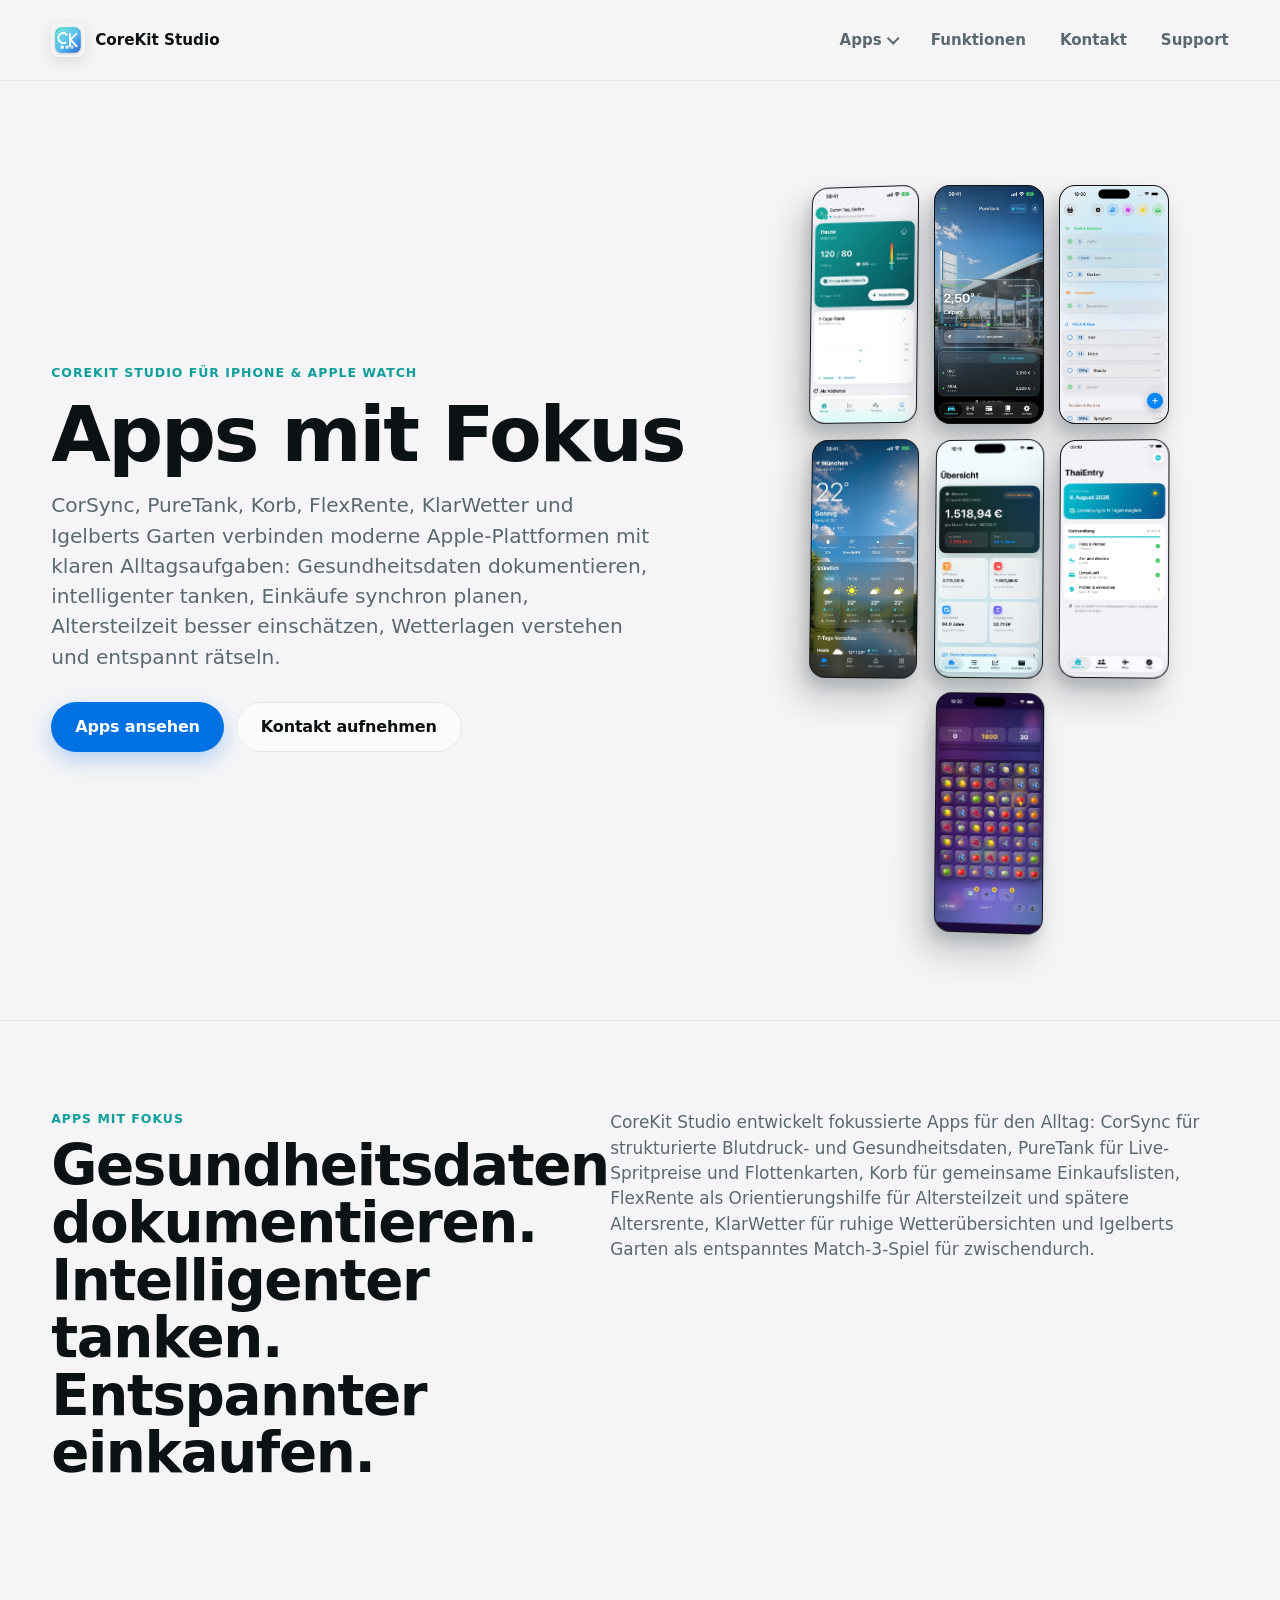
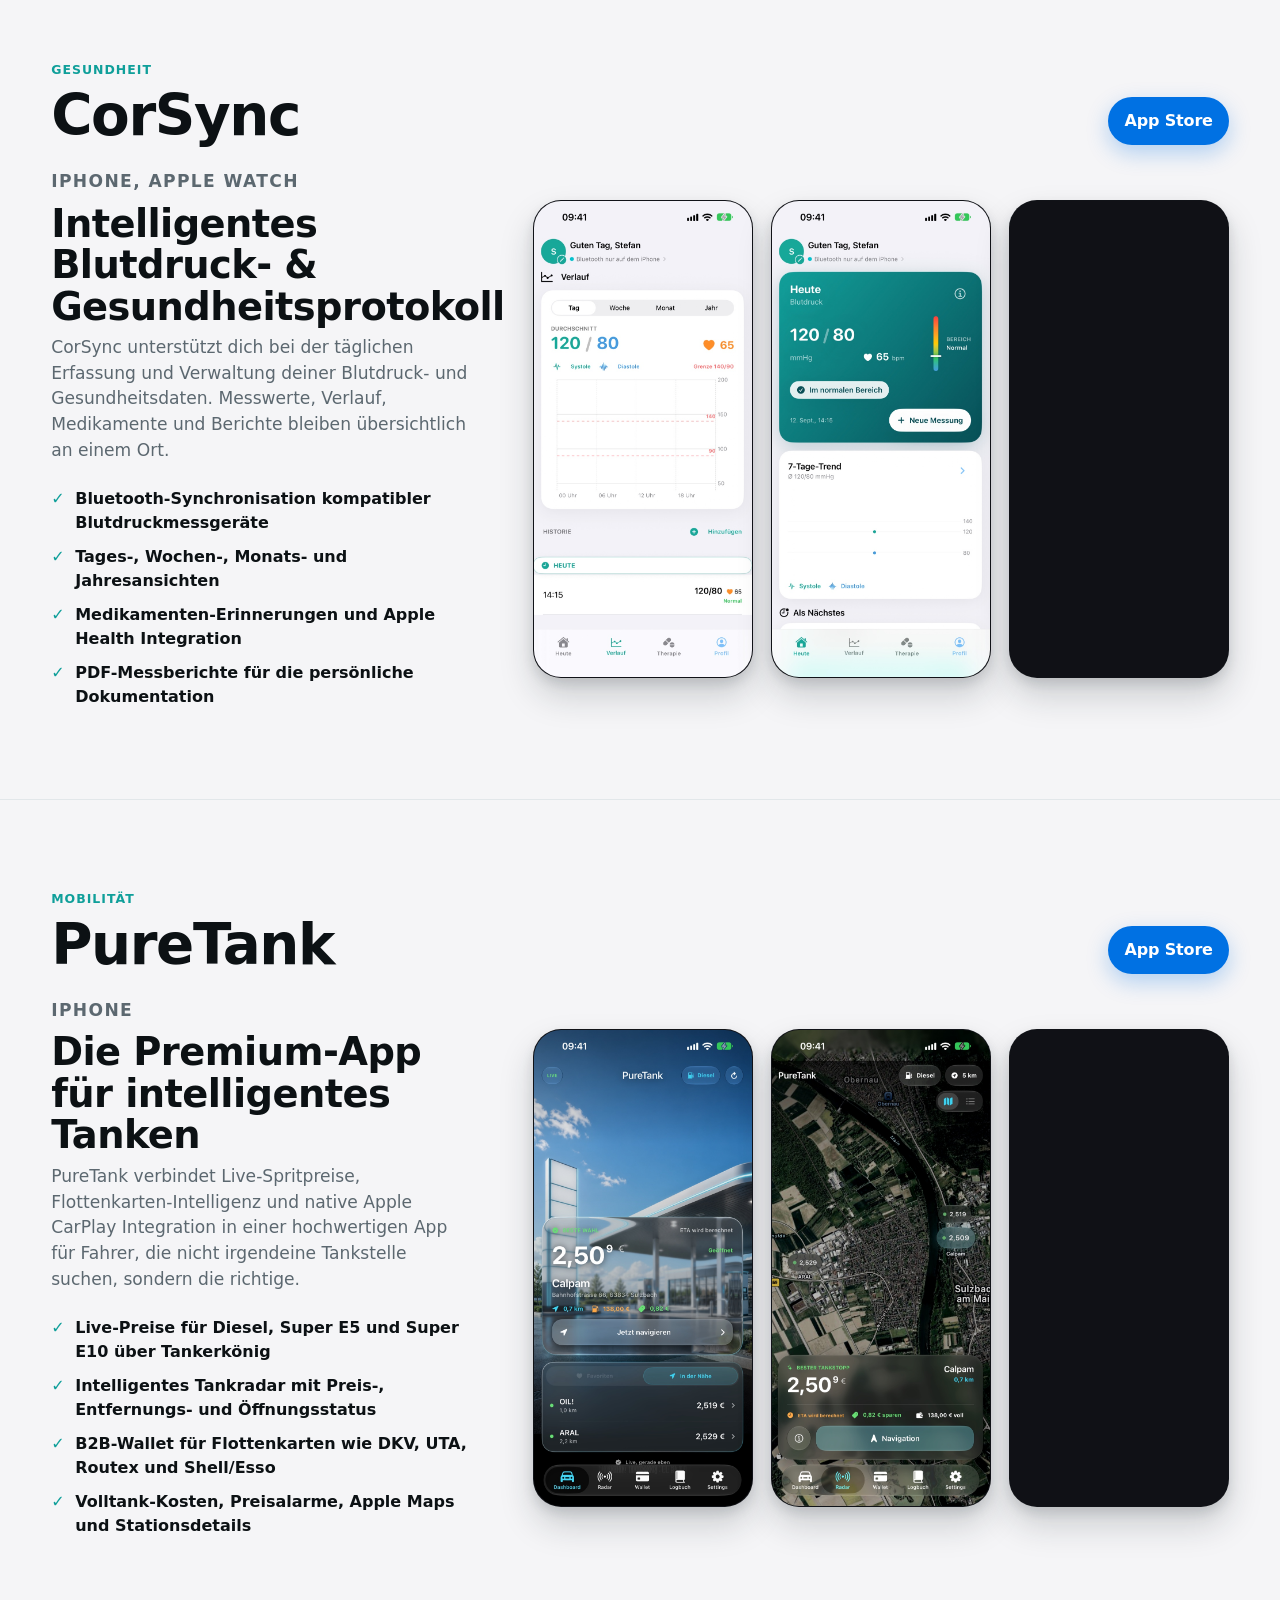
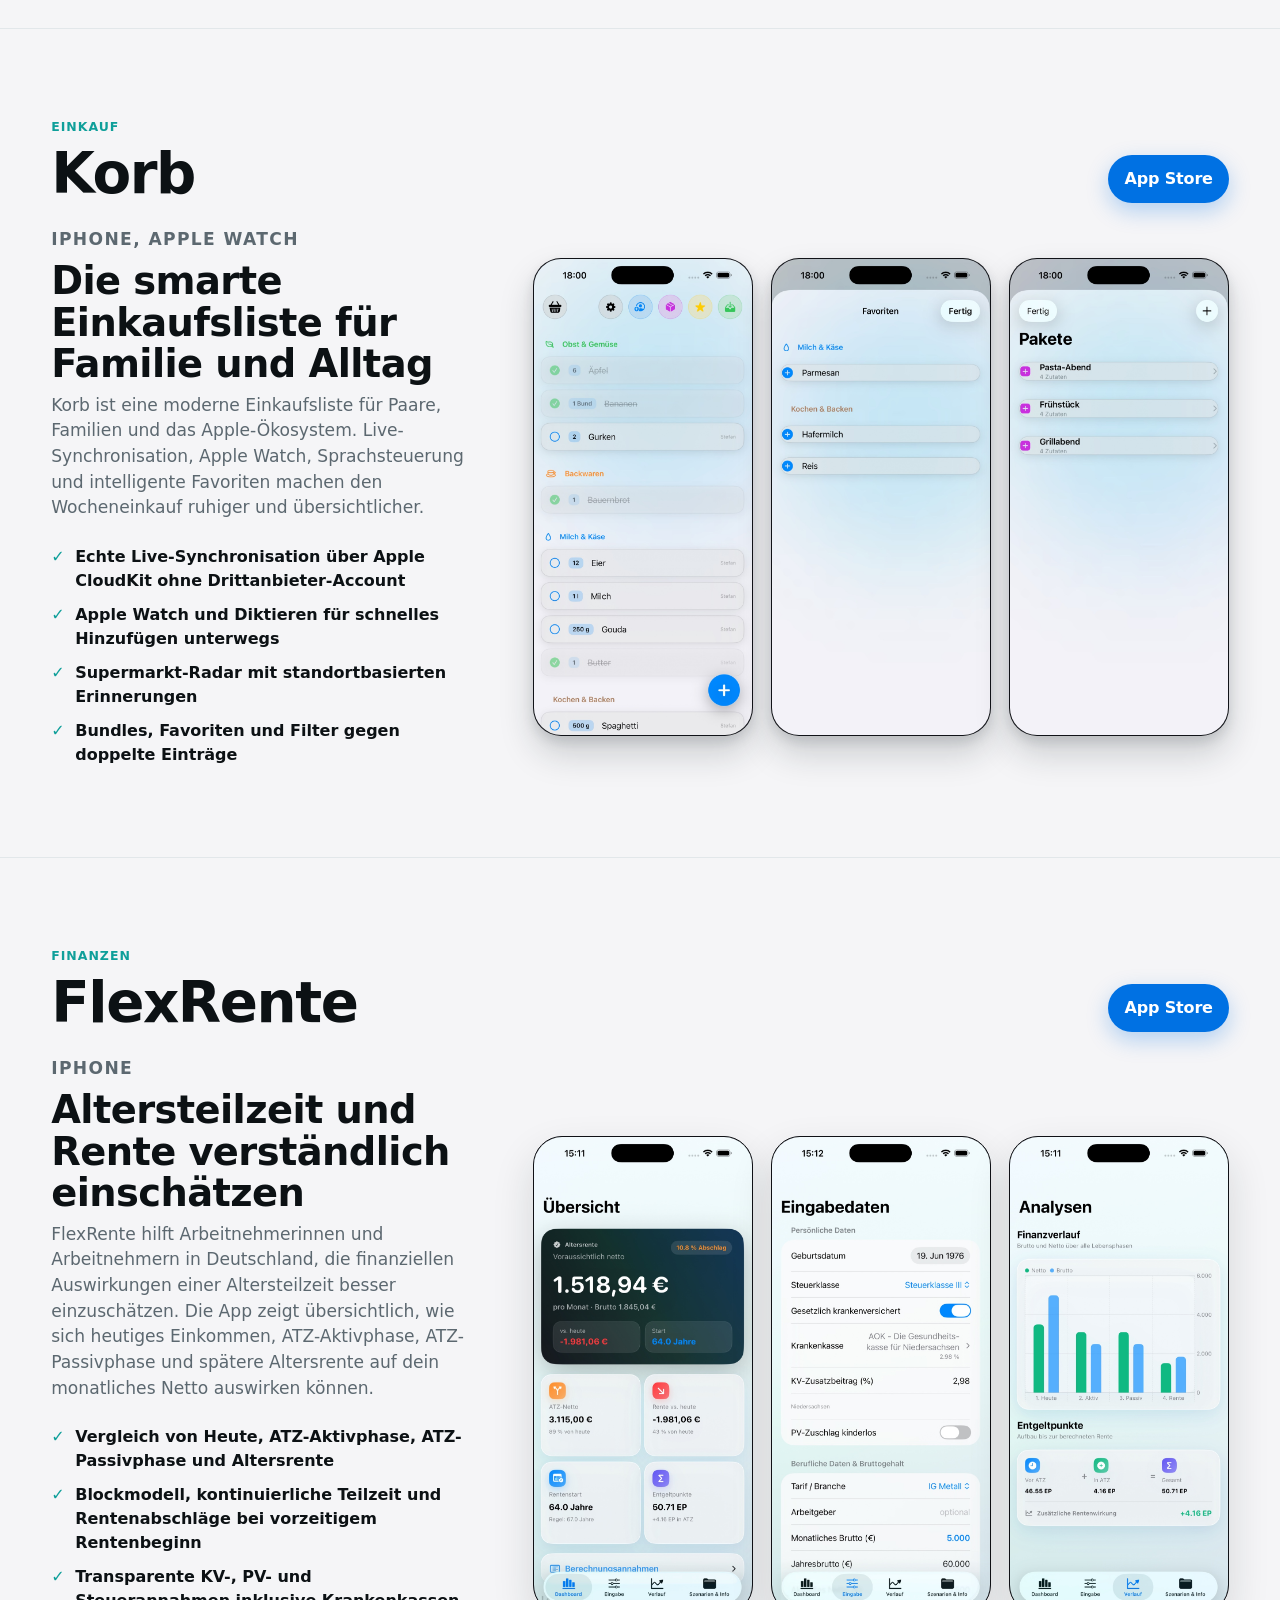
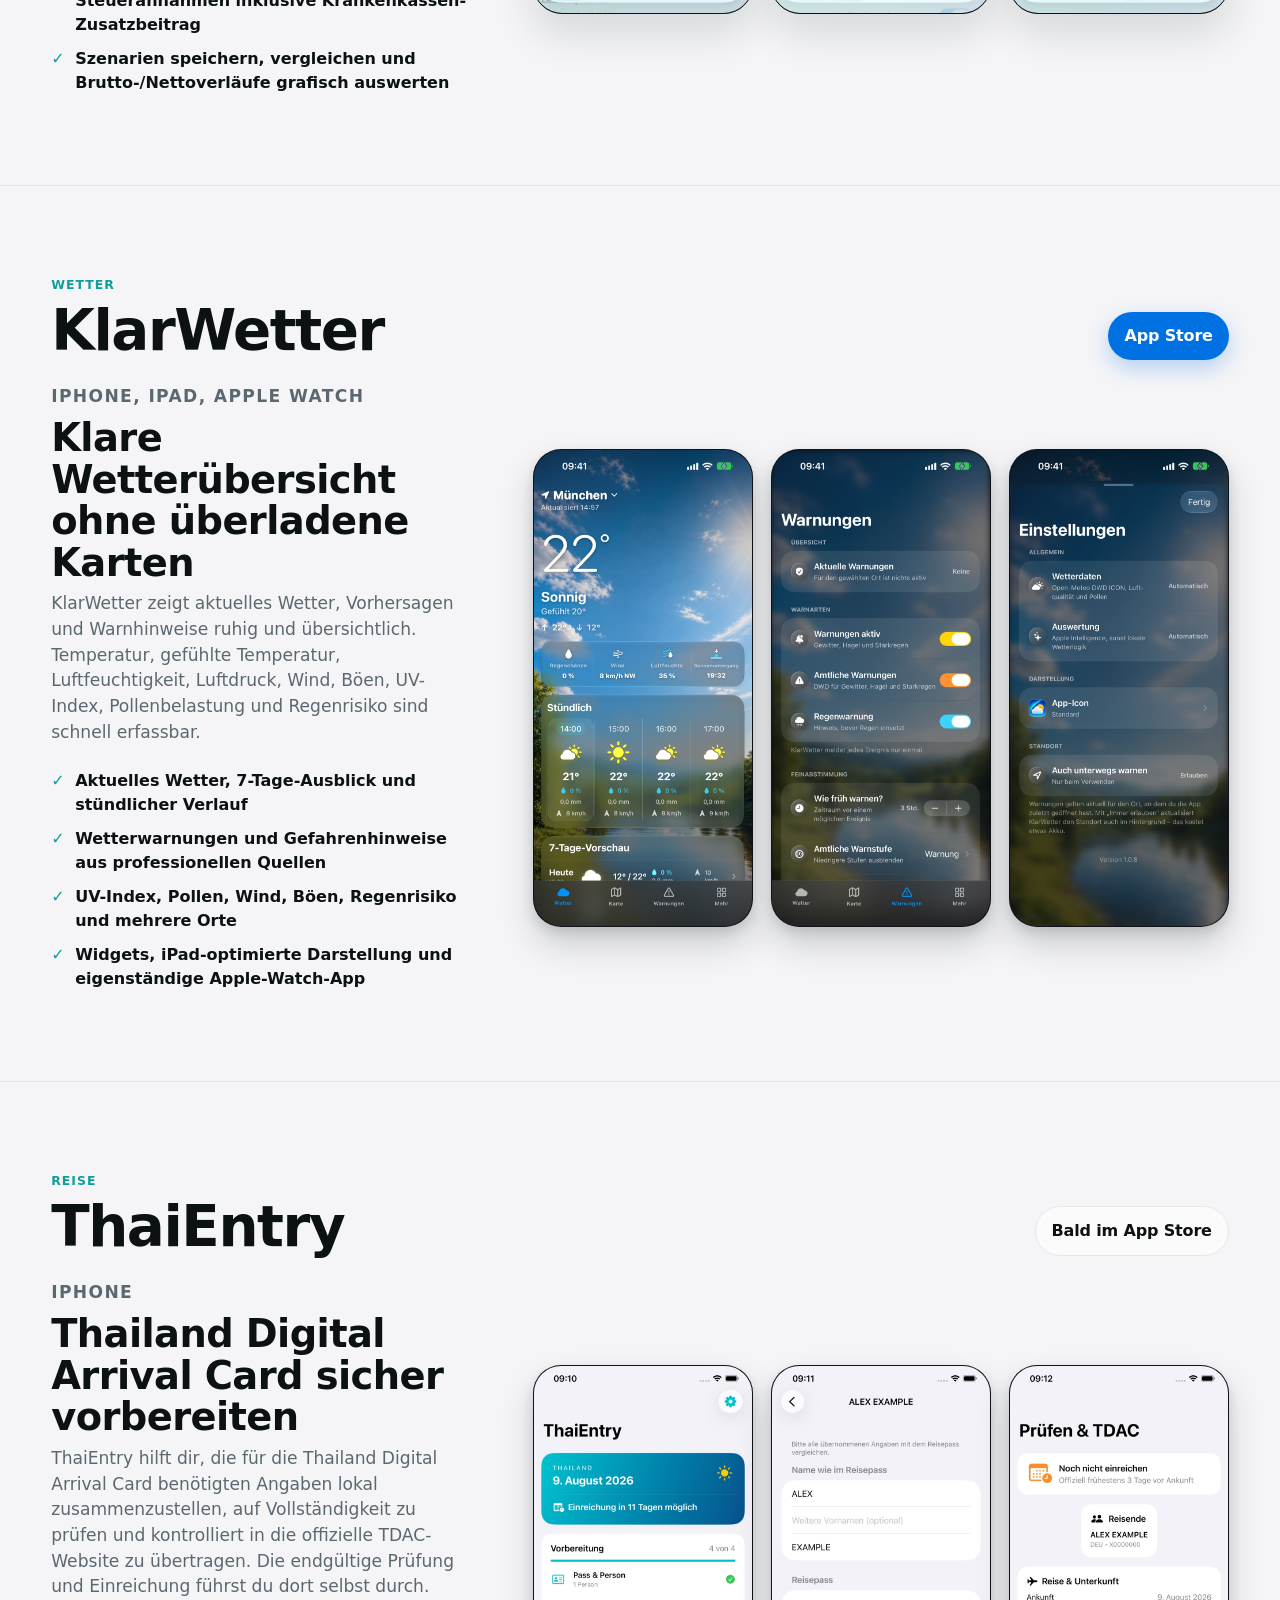
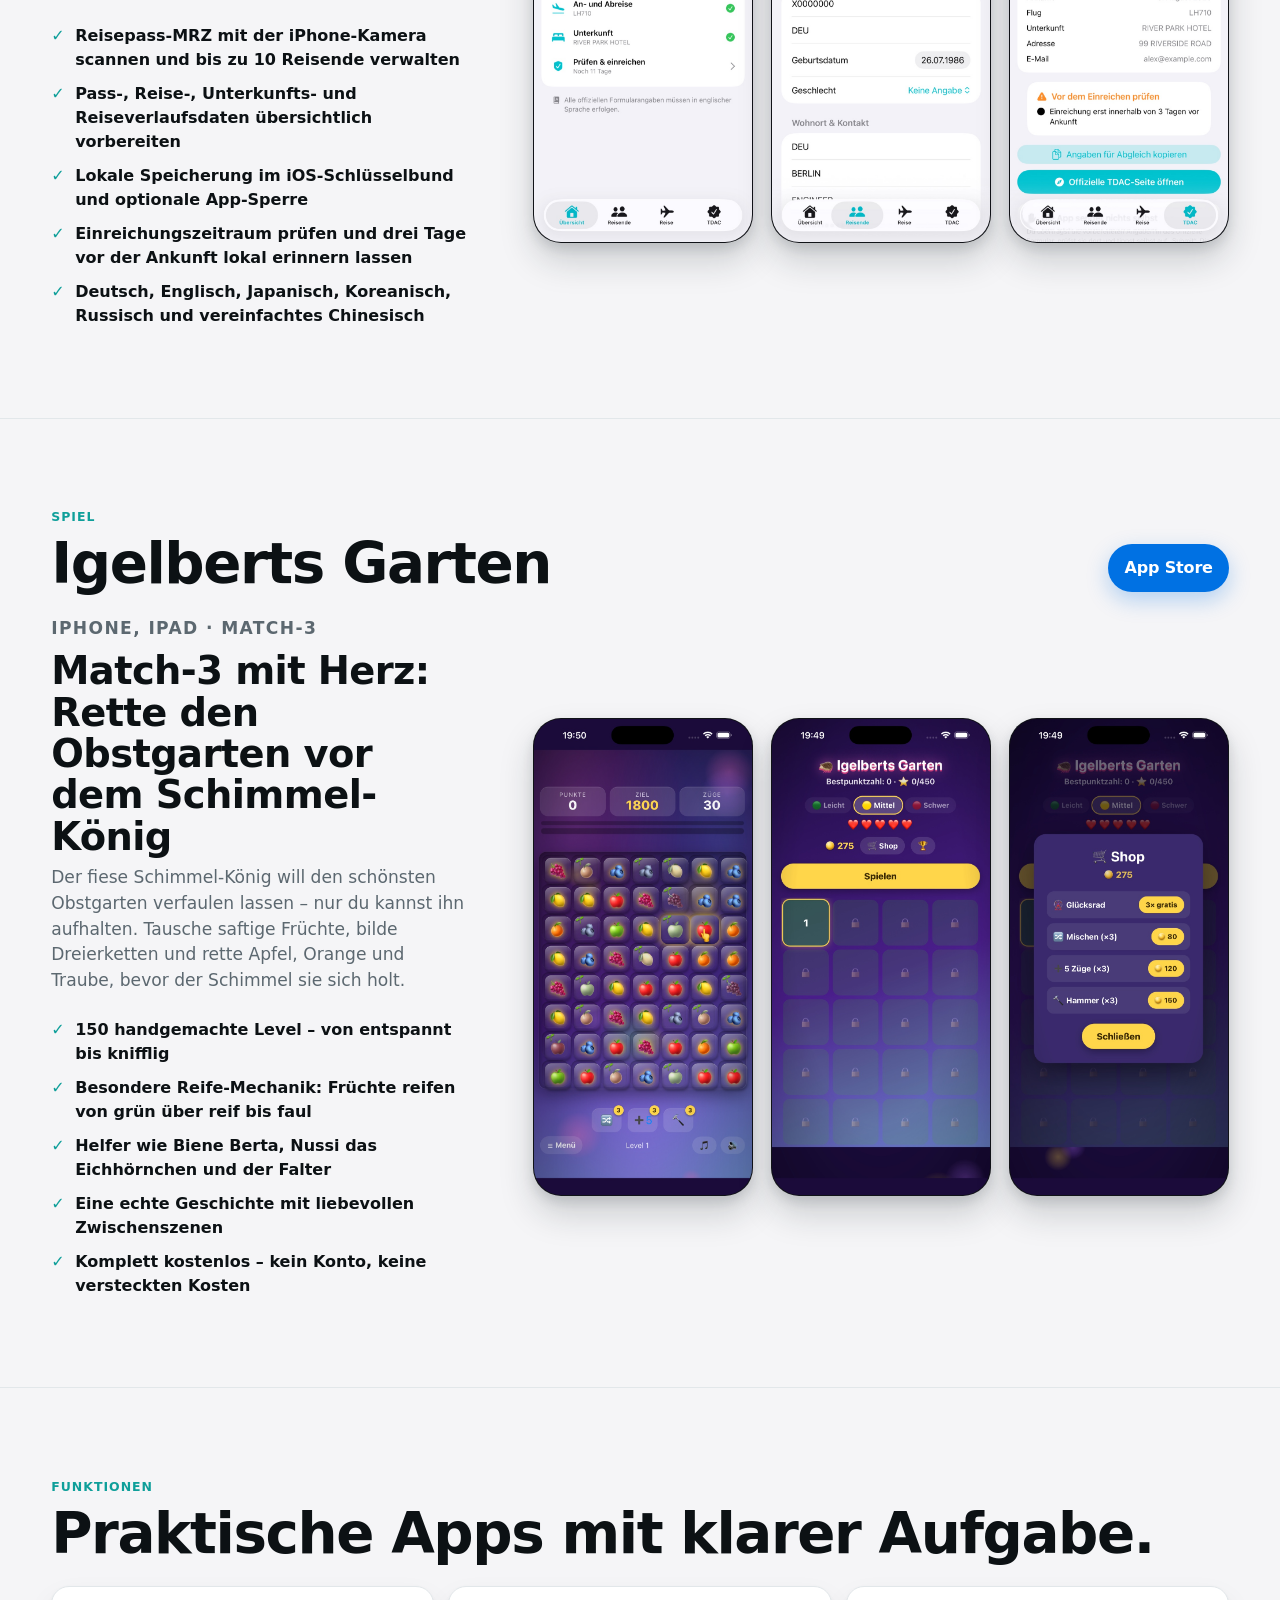
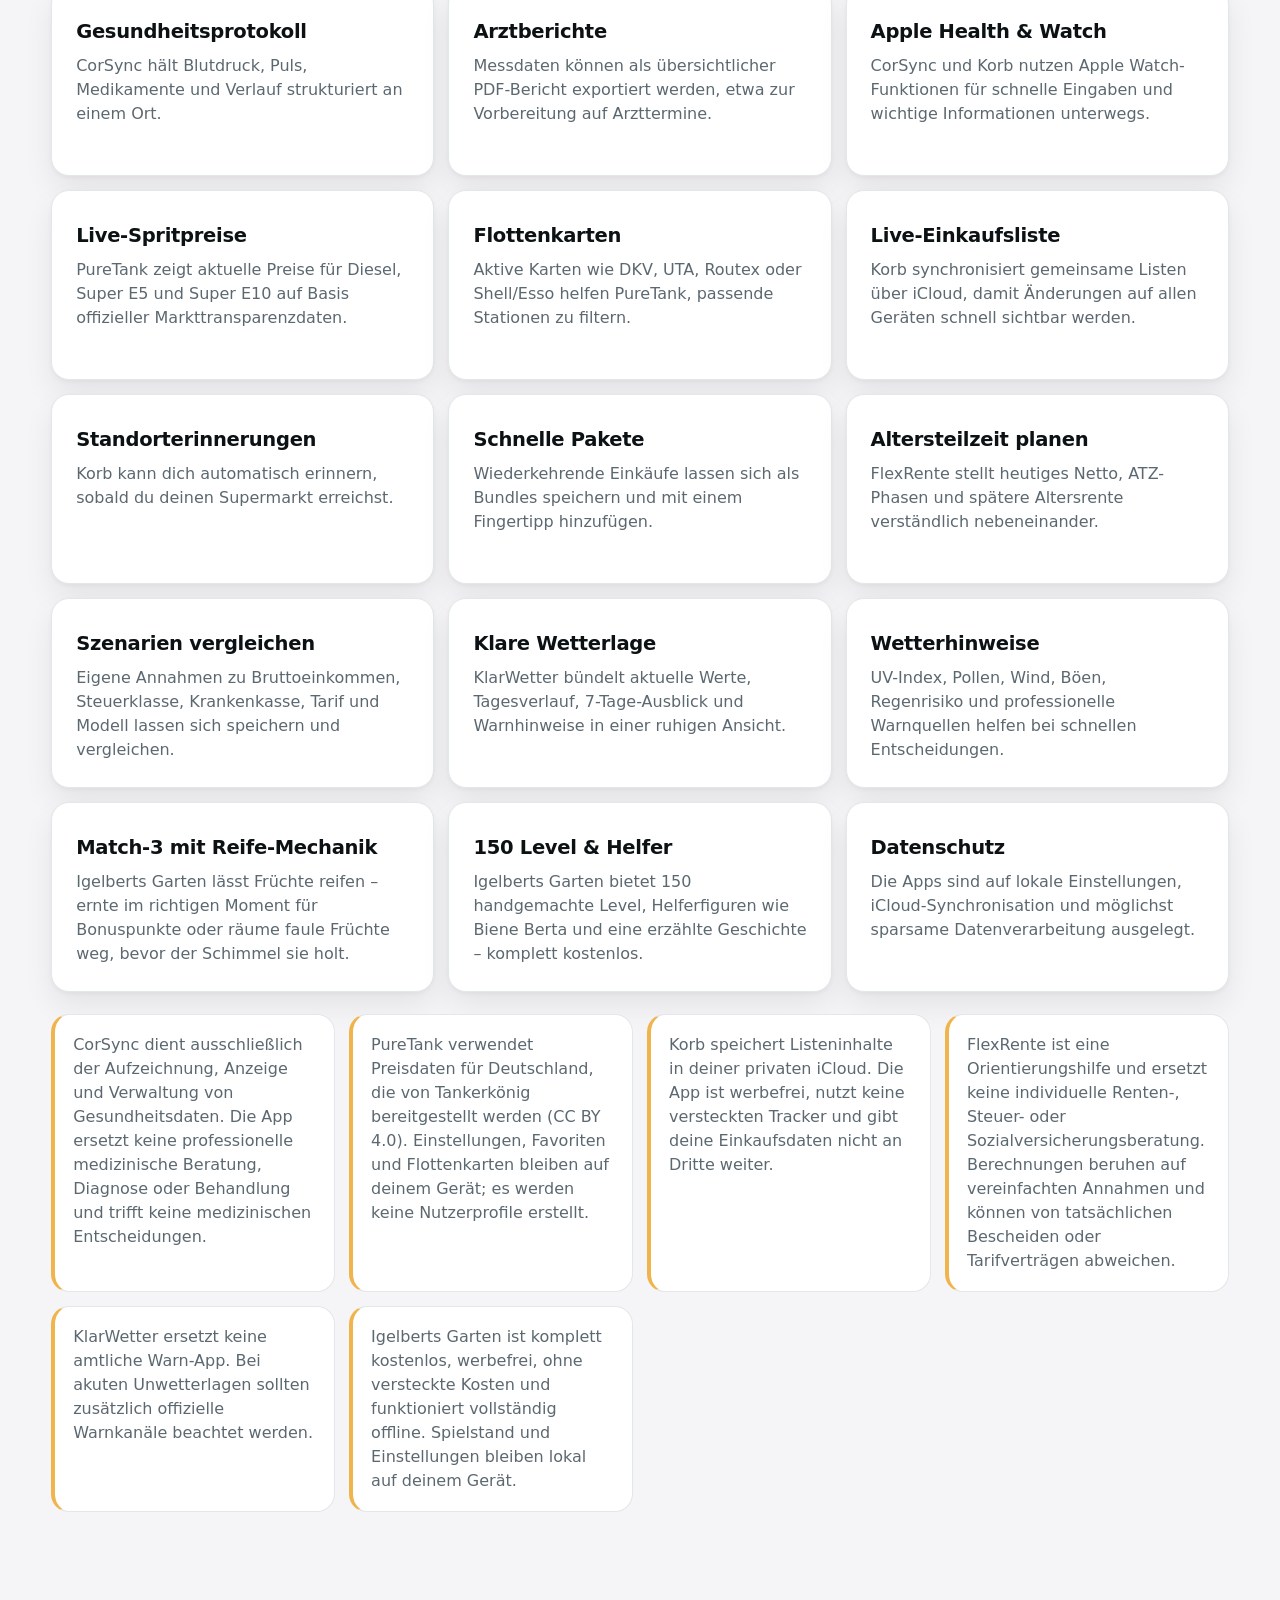
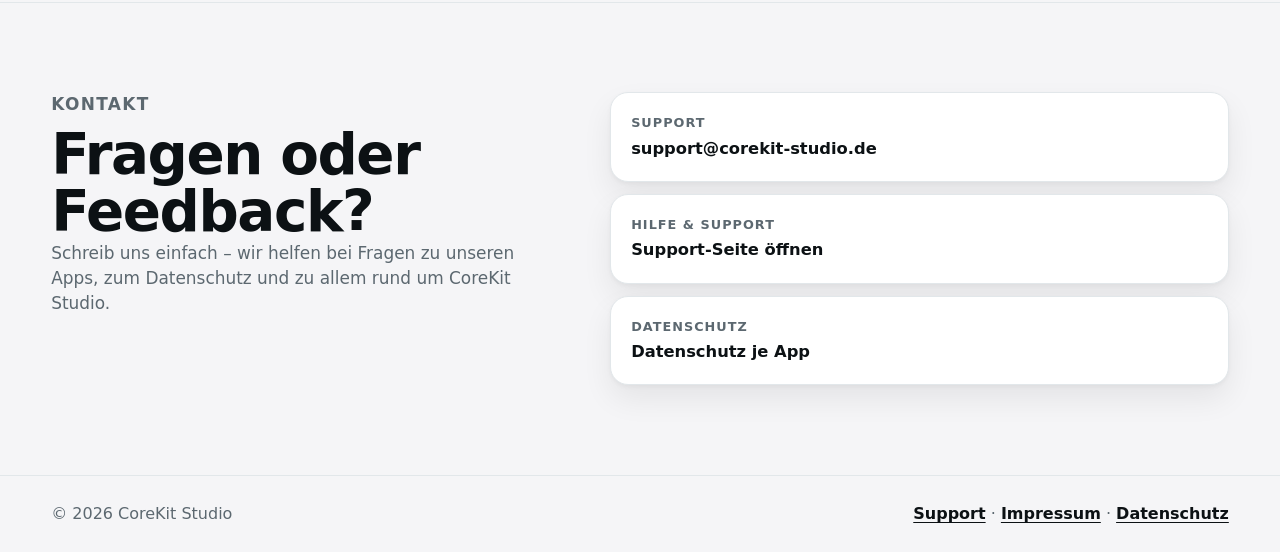
<file: index.html>
<!doctype html>
<html lang="de">
  <head>
    <meta charset="utf-8">
    <meta name="viewport" content="width=device-width, initial-scale=1, viewport-fit=cover">
    <meta name="description" content="CoreKit Studio entwickelt moderne iOS Apps und Apple Apps: CorSync, PureTank, Korb, FlexRente, KlarWetter, ThaiEntry und Igelberts Garten.">
    <meta name="robots" content="index,follow,max-image-preview:large">
    <meta name="theme-color" content="#f5f5f7" media="(prefers-color-scheme: light)">
    <meta name="theme-color" content="#000000" media="(prefers-color-scheme: dark)">
    <meta name="apple-mobile-web-app-title" content="CoreKit Studio">
    <link rel="canonical" href="https://corekit-studio.de/">
    <link rel="icon" type="image/svg+xml" href="assets/corekit-logo.svg">
    <link rel="apple-touch-icon" sizes="180x180" href="assets/apple-touch-icon.png">
    <title>CoreKit Studio | iOS Apps für Gesundheit, Mobilität, Wetter & Alltag</title>

    <meta property="og:locale" content="de_DE">
    <meta property="og:type" content="website">
    <meta property="og:site_name" content="CoreKit Studio">
    <meta property="og:url" content="https://corekit-studio.de/">
    <meta property="og:title" content="CoreKit Studio | Moderne Apple Apps">
    <meta property="og:description" content="CorSync, PureTank, Korb, FlexRente, KlarWetter, ThaiEntry und Igelberts Garten: fokussierte Apps für Gesundheit, Mobilität, Reise, Alltag und Spielspaß auf Apple Plattformen.">
    <meta property="og:image" content="https://corekit-studio.de/assets/corekit-logo.svg">
    <meta property="og:image:alt" content="CoreKit Studio Logo">
    <meta name="twitter:card" content="summary_large_image">
    <meta name="twitter:title" content="CoreKit Studio | iOS Apps für Alltag und Apple Plattformen">
    <meta name="twitter:description" content="Apps für Blutdruck, Tanken, Einkaufslisten, Altersteilzeit, Wetter und ein entspanntes Match-3-Spiel.">
    <meta name="twitter:image" content="https://corekit-studio.de/assets/corekit-logo.svg">

    <link rel="stylesheet" href="styles.css?v=20260912-cleanup-1">
    <script type="application/ld+json">
      {
        "@context": "https://schema.org",
        "@graph": [
          {
            "@type": "Organization",
            "@id": "https://corekit-studio.de/#organization",
            "name": "CoreKit Studio",
            "url": "https://corekit-studio.de/",
            "logo": "https://corekit-studio.de/assets/corekit-logo.svg",
            "email": "support@corekit-studio.de",
            "sameAs": [
              "https://apps.apple.com/de/app/corsync/id6761901970",
              "https://apps.apple.com/de/app/puretank/id6770213105",
              "https://apps.apple.com/de/app/korb-einkaufsliste/id6764864409",
              "https://apps.apple.com/de/app/flexrente/id6781324924",
              "https://apps.apple.com/de/app/klarwetter/id6780468474",
              "https://apps.apple.com/de/app/igelberts-garten/id6790464504"
            ]
          },
          {
            "@type": "WebSite",
            "@id": "https://corekit-studio.de/#website",
            "url": "https://corekit-studio.de/",
            "name": "CoreKit Studio",
            "inLanguage": "de-DE",
            "publisher": {
              "@id": "https://corekit-studio.de/#organization"
            }
          },
          {
            "@type": "WebPage",
            "@id": "https://corekit-studio.de/#webpage",
            "url": "https://corekit-studio.de/",
            "name": "CoreKit Studio | iOS Apps für Gesundheit, Mobilität, Wetter & Alltag",
            "description": "CoreKit Studio entwickelt moderne iOS Apps und Apple Apps für Gesundheitsdaten, Mobilität, Einkauf, Altersteilzeit, Wetter und entspannten Spielspaß.",
            "isPartOf": {
              "@id": "https://corekit-studio.de/#website"
            },
            "about": {
              "@id": "https://corekit-studio.de/#organization"
            },
            "inLanguage": "de-DE"
          },
          {
            "@type": "SoftwareApplication",
            "@id": "https://corekit-studio.de/#corsync-app",
            "name": "CorSync",
            "applicationCategory": "HealthApplication",
            "operatingSystem": "iOS, watchOS",
            "description": "CorSync ist eine datenschutzorientierte Blutdruck App für Gesundheitsmanagement, Apple Health Integration, Medikamentenerinnerungen und moderne Auswertungen.",
            "downloadUrl": "https://apps.apple.com/de/app/corsync/id6761901970",
            "image": "https://corekit-studio.de/assets/corsync-dashboard.jpg",
            "publisher": {
              "@id": "https://corekit-studio.de/#organization"
            }
          },
          {
            "@type": "SoftwareApplication",
            "@id": "https://corekit-studio.de/#puretank-app",
            "name": "PureTank",
            "alternateName": "Pure Tank",
            "applicationCategory": "UtilitiesApplication",
            "operatingSystem": "iOS",
            "description": "PureTank ist eine Tankbuch App mit Live-Spritpreisen, Flottenkarten, Statistiken und Kostenkontrolle für Apple Plattformen.",
            "downloadUrl": "https://apps.apple.com/de/app/puretank/id6770213105",
            "image": "https://corekit-studio.de/assets/puretank-dashboard.jpg",
            "publisher": {
              "@id": "https://corekit-studio.de/#organization"
            }
          },
          {
            "@type": "SoftwareApplication",
            "@id": "https://corekit-studio.de/#korb-app",
            "name": "Korb Einkaufsliste",
            "alternateName": "Korb",
            "applicationCategory": "ProductivityApplication",
            "operatingSystem": "iOS, iPadOS, watchOS",
            "description": "Korb ist eine moderne Einkaufslisten App mit Familienfreigabe, iCloud Synchronisation, Apple Watch Unterstützung und einfacher Bedienung.",
            "downloadUrl": "https://apps.apple.com/de/app/korb-einkaufsliste/id6764864409",
            "image": "https://corekit-studio.de/assets/korb-dashboard.jpg",
            "publisher": {
              "@id": "https://corekit-studio.de/#organization"
            }
          },
          {
            "@type": "SoftwareApplication",
            "@id": "https://corekit-studio.de/#flexrente-app",
            "name": "FlexRente",
            "applicationCategory": "FinanceApplication",
            "operatingSystem": "iOS",
            "description": "FlexRente ist eine Orientierungshilfe fuer Arbeitnehmerinnen und Arbeitnehmer in Deutschland, um Altersteilzeit, Netto-Betraege, Rentenabschlaege und Szenarien verstaendlich einzuschaetzen.",
            "downloadUrl": "https://apps.apple.com/de/app/flexrente/id6781324924",
            "image": "https://corekit-studio.de/assets/flexrente-dashboard.jpg",
            "publisher": {
              "@id": "https://corekit-studio.de/#organization"
            }
          },
          {
            "@type": "SoftwareApplication",
            "@id": "https://corekit-studio.de/#klarwetter-app",
            "name": "KlarWetter",
            "applicationCategory": "WeatherApplication",
            "operatingSystem": "iOS, iPadOS, watchOS",
            "description": "KlarWetter ist eine moderne Wetter App fuer iPhone, iPad und Apple Watch mit aktuellem Wetter, 7-Tage-Ausblick, stuendlichem Verlauf, Wetterwarnungen, UV-Index, Pollen, Wind und Regenrisiko.",
            "downloadUrl": "https://apps.apple.com/de/app/klarwetter/id6780468474",
            "image": "https://corekit-studio.de/assets/klarwetter-dashboard.jpg",
            "publisher": {
              "@id": "https://corekit-studio.de/#organization"
            }
          },
          {
            "@type": "SoftwareApplication",
            "@id": "https://corekit-studio.de/#thaientry-app",
            "name": "ThaiEntry",
            "applicationCategory": "TravelApplication",
            "operatingSystem": "iOS",
            "description": "ThaiEntry ist eine unabhängige Reisehilfe zur lokalen Vorbereitung und Vollständigkeitsprüfung der Thailand Digital Arrival Card. Die endgültige Prüfung und Einreichung erfolgt durch den Reisenden auf der offiziellen TDAC-Website.",
            "image": "https://corekit-studio.de/assets/thaientry-overview.jpg",
            "publisher": {
              "@id": "https://corekit-studio.de/#organization"
            }
          },
          {
            "@type": "SoftwareApplication",
            "@id": "https://corekit-studio.de/#igelbert-app",
            "name": "Igelberts Garten",
            "alternateName": "Igelbert",
            "applicationCategory": "GameApplication",
            "operatingSystem": "iOS, iPadOS",
            "description": "Igelberts Garten ist ein kostenloses Match-3-Spiel mit besonderer Reife-Mechanik: Früchte tauschen, Dreierketten bilden, im richtigen Moment ernten und den Obstgarten vor dem Schimmel-König retten. 150 handgemachte Level, Helferfiguren und eine liebevoll erzählte Geschichte.",
            "downloadUrl": "https://apps.apple.com/de/app/igelberts-garten/id6790464504",
            "offers": {
              "@type": "Offer",
              "price": "0",
              "priceCurrency": "EUR"
            },
            "image": "https://corekit-studio.de/assets/igelbert-garten.jpg",
            "publisher": {
              "@id": "https://corekit-studio.de/#organization"
            }
          }
        ]
      }
    </script>
  </head>
  <body>
    <header class="site-header">
      <a class="brand" href="#top" aria-label="Startseite">
        <img class="brand-logo" src="assets/corekit-logo.svg" alt="" width="34" height="34" aria-hidden="true">
        <span>CoreKit Studio</span>
      </a>
      <nav class="nav" aria-label="Hauptnavigation">
        <details class="nav-apps">
          <summary>Apps</summary>
          <div class="nav-apps-menu">
            <a href="#corsync">CorSync</a>
            <a href="#puretank">PureTank</a>
            <a href="#korb">Korb</a>
            <a href="#flexrente">FlexRente</a>
            <a href="#klarwetter">KlarWetter</a>
            <a href="#thaientry">ThaiEntry</a>
            <a href="#igelbert">Igelbert</a>
          </div>
        </details>
        <a href="#funktionen">Funktionen</a>
        <a href="#kontakt">Kontakt</a>
        <a href="support.html">Support</a>
      </nav>
    </header>

    <main id="top">
      <section class="hero" aria-labelledby="hero-title">
        <div class="hero-copy">
          <p class="eyebrow">CoreKit Studio für iPhone & Apple Watch</p>
          <h1 id="hero-title">Apps mit Fokus</h1>
          <p class="lead">
            CorSync, PureTank, Korb, FlexRente, KlarWetter und Igelberts Garten verbinden moderne Apple-Plattformen mit klaren Alltagsaufgaben:
            Gesundheitsdaten dokumentieren, intelligenter tanken, Einkäufe synchron planen, Altersteilzeit besser einschätzen, Wetterlagen verstehen und entspannt rätseln.
          </p>
          <div class="hero-actions">
            <a class="button primary" href="#corsync">Apps ansehen</a>
            <a class="button secondary" href="mailto:support@corekit-studio.de">Kontakt aufnehmen</a>
          </div>
        </div>
        <div class="hero-visual app-showcase" aria-label="CoreKit Studio Apps auf dem iPhone">
          <img class="phone-shot" src="assets/corsync-dashboard.jpg" alt="CorSync Dashboard mit Blutdruckwerten und Medikamentenerinnerung">
          <img class="phone-shot" src="assets/puretank-dashboard.jpg" alt="PureTank Dashboard mit Live-Spritpreisen">
          <img class="phone-shot" src="assets/korb-dashboard.jpg" alt="Korb Dashboard mit Einkaufsliste">
          <img class="phone-shot" src="assets/klarwetter-dashboard.jpg" alt="KlarWetter mit aktuellem Wetter, stündlichem Verlauf und 7-Tage-Vorschau">
          <img class="phone-shot" src="assets/flexrente-dashboard.jpg" alt="FlexRente Übersicht mit Netto-Vergleich der Lebensphasen">
          <img class="phone-shot" src="assets/thaientry-overview.jpg" alt="ThaiEntry Übersicht zur Vorbereitung der Thailand Digital Arrival Card">
          <img class="phone-shot" src="assets/igelbert-garten.jpg" alt="Igelberts Garten Spielfeld mit Früchten zum Kombinieren">
        </div>
        <!-- Neue App? Einfach ein weiteres <img class="phone-shot"> hier ergänzen. -->
      </section>

      <section class="section intro" aria-label="Profil">
        <div>
          <p class="section-kicker">Apps mit Fokus</p>
          <h2>Gesundheitsdaten dokumentieren. Intelligenter tanken. Entspannter einkaufen.</h2>
        </div>
        <p>
          CoreKit Studio entwickelt fokussierte Apps für den Alltag: CorSync für strukturierte Blutdruck-
          und Gesundheitsdaten, PureTank für Live-Spritpreise und Flottenkarten, Korb für gemeinsame Einkaufslisten,
          FlexRente als Orientierungshilfe für Altersteilzeit und spätere Altersrente, KlarWetter für ruhige Wetterübersichten
          und Igelberts Garten als entspanntes Match-3-Spiel für zwischendurch.
        </p>
      </section>

      <section class="section app-detail" id="corsync" aria-labelledby="corsync-title">
        <div class="section-heading">
          <div>
            <p class="section-kicker">Gesundheit</p>
            <h2 id="corsync-title">CorSync</h2>
          </div>
          <a class="button primary compact" href="https://apps.apple.com/de/app/corsync/id6761901970" target="_blank" rel="noopener">App Store</a>
        </div>

        <div class="product-layout">
          <div class="product-copy">
            <p class="app-platform">iPhone, Apple Watch</p>
            <h3>Intelligentes Blutdruck- & Gesundheitsprotokoll</h3>
            <p>
              CorSync unterstützt dich bei der täglichen Erfassung und Verwaltung deiner Blutdruck-
              und Gesundheitsdaten. Messwerte, Verlauf, Medikamente und Berichte bleiben übersichtlich
              an einem Ort.
            </p>
            <ul class="quick-list" aria-label="CorSync Kurzfunktionen">
              <li>Bluetooth-Synchronisation kompatibler Blutdruckmessgeräte</li>
              <li>Tages-, Wochen-, Monats- und Jahresansichten</li>
              <li>Medikamenten-Erinnerungen und Apple Health Integration</li>
              <li>PDF-Messberichte für die persönliche Dokumentation</li>
            </ul>
          </div>
          <div class="media-strip" aria-label="CorSync Screenshots">
            <img loading="lazy" decoding="async" src="assets/corsync-onboarding.jpg" alt="CorSync Willkommensbildschirm">
            <img loading="lazy" decoding="async" src="assets/corsync-dashboard.jpg" alt="CorSync Dashboard">
            <img loading="lazy" decoding="async" src="assets/corsync-export.jpg" alt="CorSync Export und Sicherheit">
          </div>
        </div>
      </section>

      <section class="section app-detail" id="puretank" aria-labelledby="puretank-title">
        <div class="section-heading">
          <div>
            <p class="section-kicker">Mobilität</p>
            <h2 id="puretank-title">PureTank</h2>
          </div>
          <a class="button primary compact" href="https://apps.apple.com/de/app/puretank/id6770213105" target="_blank" rel="noopener">App Store</a>
        </div>

        <div class="product-layout">
          <div class="product-copy">
            <p class="app-platform">iPhone</p>
            <h3>Die Premium-App für intelligentes Tanken</h3>
            <p>
              PureTank verbindet Live-Spritpreise, Flottenkarten-Intelligenz und native Apple CarPlay
              Integration in einer hochwertigen App für Fahrer, die nicht irgendeine Tankstelle suchen,
              sondern die richtige.
            </p>
            <ul class="quick-list" aria-label="PureTank Kurzfunktionen">
              <li>Live-Preise für Diesel, Super E5 und Super E10 über Tankerkönig</li>
              <li>Intelligentes Tankradar mit Preis-, Entfernungs- und Öffnungsstatus</li>
              <li>B2B-Wallet für Flottenkarten wie DKV, UTA, Routex und Shell/Esso</li>
              <li>Volltank-Kosten, Preisalarme, Apple Maps und Stationsdetails</li>
            </ul>
          </div>
          <div class="media-strip four-up" aria-label="PureTank Screenshots">
            <img loading="lazy" decoding="async" src="assets/puretank-dashboard.jpg" alt="PureTank Dashboard mit Live-Spritpreisen">
            <img loading="lazy" decoding="async" src="assets/puretank-map.jpg" alt="PureTank Karte und Tankradar">
            <img loading="lazy" decoding="async" src="assets/puretank-wallet.jpg" alt="PureTank Flottenkarten Wallet">
            <img loading="lazy" decoding="async" src="assets/puretank-station.jpg" alt="PureTank Stationsdetails und Tankkosten">
          </div>
        </div>
      </section>

      <section class="section app-detail" id="korb" aria-labelledby="korb-title">
        <div class="section-heading">
          <div>
            <p class="section-kicker">Einkauf</p>
            <h2 id="korb-title">Korb</h2>
          </div>
          <a class="button primary compact" href="https://apps.apple.com/de/app/korb-einkaufsliste/id6764864409" target="_blank" rel="noopener">App Store</a>
        </div>

        <div class="product-layout">
          <div class="product-copy">
            <p class="app-platform">iPhone, Apple Watch</p>
            <h3>Die smarte Einkaufsliste für Familie und Alltag</h3>
            <p>
              Korb ist eine moderne Einkaufsliste für Paare, Familien und das Apple-Ökosystem. Live-Synchronisation,
              Apple Watch, Sprachsteuerung und intelligente Favoriten machen den Wocheneinkauf ruhiger und übersichtlicher.
            </p>
            <ul class="quick-list" aria-label="Korb Kurzfunktionen">
              <li>Echte Live-Synchronisation über Apple CloudKit ohne Drittanbieter-Account</li>
              <li>Apple Watch und Diktieren für schnelles Hinzufügen unterwegs</li>
              <li>Supermarkt-Radar mit standortbasierten Erinnerungen</li>
              <li>Bundles, Favoriten und Filter gegen doppelte Einträge</li>
            </ul>
          </div>
          <div class="media-strip four-up mixed-device" aria-label="Korb Screenshots">
            <img loading="lazy" decoding="async" src="assets/korb-dashboard.jpg" alt="Korb Einkaufsliste auf dem iPhone">
            <img loading="lazy" decoding="async" src="assets/korb-shared-list.jpg" alt="Korb geteilte Einkaufsliste mit Live-Synchronisation">
            <img loading="lazy" decoding="async" src="assets/korb-bundles.jpg" alt="Korb Bundles und Favoriten">
            <img class="watch-media" src="assets/korb-watch.jpg" alt="Korb auf der Apple Watch">
          </div>
        </div>
      </section>

      <section class="section app-detail" id="flexrente" aria-labelledby="flexrente-title">
        <div class="section-heading">
          <div>
            <p class="section-kicker">Finanzen</p>
            <h2 id="flexrente-title">FlexRente</h2>
          </div>
          <a class="button primary compact" href="https://apps.apple.com/de/app/flexrente/id6781324924" target="_blank" rel="noopener">App Store</a>
        </div>

        <div class="product-layout">
          <div class="product-copy">
            <p class="app-platform">iPhone</p>
            <h3>Altersteilzeit und Rente verständlich einschätzen</h3>
            <p>
              FlexRente hilft Arbeitnehmerinnen und Arbeitnehmern in Deutschland, die finanziellen Auswirkungen
              einer Altersteilzeit besser einzuschätzen. Die App zeigt übersichtlich, wie sich heutiges Einkommen,
              ATZ-Aktivphase, ATZ-Passivphase und spätere Altersrente auf dein monatliches Netto auswirken können.
            </p>
            <ul class="quick-list" aria-label="FlexRente Kurzfunktionen">
              <li>Vergleich von Heute, ATZ-Aktivphase, ATZ-Passivphase und Altersrente</li>
              <li>Blockmodell, kontinuierliche Teilzeit und Rentenabschläge bei vorzeitigem Rentenbeginn</li>
              <li>Transparente KV-, PV- und Steuerannahmen inklusive Krankenkassen-Zusatzbeitrag</li>
              <li>Szenarien speichern, vergleichen und Brutto-/Nettoverläufe grafisch auswerten</li>
            </ul>
          </div>
          <div class="media-strip" aria-label="FlexRente Screenshots">
            <img loading="lazy" decoding="async" src="assets/flexrente-dashboard.jpg" alt="FlexRente Übersicht mit Netto-Vergleich der Lebensphasen">
            <img loading="lazy" decoding="async" src="assets/flexrente-szenario.jpg?v=20260619-5" alt="FlexRente Szenario-Eingabe für Altersteilzeit und persönliche Annahmen">
            <img loading="lazy" decoding="async" src="assets/flexrente-auswertung.jpg?v=20260619-5" alt="FlexRente Auswertung mit Brutto- und Nettoverlauf">
          </div>
        </div>
      </section>

      <section class="section app-detail" id="klarwetter" aria-labelledby="klarwetter-title">
        <div class="section-heading">
          <div>
            <p class="section-kicker">Wetter</p>
            <h2 id="klarwetter-title">KlarWetter</h2>
          </div>
          <a class="button primary compact" href="https://apps.apple.com/de/app/klarwetter/id6780468474" target="_blank" rel="noopener">App Store</a>
        </div>

        <div class="product-layout">
          <div class="product-copy">
            <p class="app-platform">iPhone, iPad, Apple Watch</p>
            <h3>Klare Wetterübersicht ohne überladene Karten</h3>
            <p>
              KlarWetter zeigt aktuelles Wetter, Vorhersagen und Warnhinweise ruhig und übersichtlich. Temperatur,
              gefühlte Temperatur, Luftfeuchtigkeit, Luftdruck, Wind, Böen, UV-Index, Pollenbelastung und Regenrisiko
              sind schnell erfassbar.
            </p>
            <ul class="quick-list" aria-label="KlarWetter Kurzfunktionen">
              <li>Aktuelles Wetter, 7-Tage-Ausblick und stündlicher Verlauf</li>
              <li>Wetterwarnungen und Gefahrenhinweise aus professionellen Quellen</li>
              <li>UV-Index, Pollen, Wind, Böen, Regenrisiko und mehrere Orte</li>
              <li>Widgets, iPad-optimierte Darstellung und eigenständige Apple-Watch-App</li>
            </ul>
          </div>
          <div class="media-strip" aria-label="KlarWetter Screenshots">
            <img loading="lazy" decoding="async" src="assets/klarwetter-dashboard.jpg" alt="KlarWetter Dashboard mit aktuellem Wetter">
            <img loading="lazy" decoding="async" src="assets/klarwetter-forecast.jpg" alt="KlarWetter Vorhersage mit 7-Tage-Ausblick und stündlichem Verlauf">
            <img loading="lazy" decoding="async" src="assets/klarwetter-settings.jpg" alt="KlarWetter Einstellungen mit Datenquellen, Auswertung und App-Icon-Auswahl">
          </div>
        </div>
      </section>

      <section class="section app-detail" id="thaientry" aria-labelledby="thaientry-title">
        <div class="section-heading">
          <div>
            <p class="section-kicker">Reise</p>
            <h2 id="thaientry-title">ThaiEntry</h2>
          </div>
          <span class="button secondary compact disabled-button">Bald im App Store</span>
        </div>

        <div class="product-layout">
          <div class="product-copy">
            <p class="app-platform">iPhone</p>
            <h3>Thailand Digital Arrival Card sicher vorbereiten</h3>
            <p>
              ThaiEntry hilft dir, die für die Thailand Digital Arrival Card benötigten Angaben lokal zusammenzustellen,
              auf Vollständigkeit zu prüfen und kontrolliert in die offizielle TDAC-Website zu übertragen.
              Die endgültige Prüfung und Einreichung führst du dort selbst durch.
            </p>
            <ul class="quick-list" aria-label="ThaiEntry Kurzfunktionen">
              <li>Reisepass-MRZ mit der iPhone-Kamera scannen und bis zu 10 Reisende verwalten</li>
              <li>Pass-, Reise-, Unterkunfts- und Reiseverlaufsdaten übersichtlich vorbereiten</li>
              <li>Lokale Speicherung im iOS-Schlüsselbund und optionale App-Sperre</li>
              <li>Einreichungszeitraum prüfen und drei Tage vor der Ankunft lokal erinnern lassen</li>
              <li>Deutsch, Englisch, Japanisch, Koreanisch, Russisch und vereinfachtes Chinesisch</li>
            </ul>
          </div>
          <div class="media-strip" aria-label="ThaiEntry Screenshots">
            <img loading="lazy" decoding="async" src="assets/thaientry-overview.jpg" alt="ThaiEntry Übersicht mit vorbereitetem TDAC-Reiseablauf">
            <img loading="lazy" decoding="async" src="assets/thaientry-travelers.jpg" alt="ThaiEntry Reisendenansicht mit Pass- und Personendaten">
            <img loading="lazy" decoding="async" src="assets/thaientry-tdac.jpg" alt="ThaiEntry Prüfung vor dem Öffnen der offiziellen TDAC-Website">
          </div>
        </div>
      </section>

      <section class="section app-detail" id="igelbert" aria-labelledby="igelbert-title">
        <div class="section-heading">
          <div>
            <p class="section-kicker">Spiel</p>
            <h2 id="igelbert-title">Igelberts Garten</h2>
          </div>
          <a class="button primary compact" href="https://apps.apple.com/de/app/igelberts-garten/id6790464504" target="_blank" rel="noopener">App Store</a>
        </div>

        <div class="product-layout">
          <div class="product-copy">
            <p class="app-platform">iPhone, iPad · Match-3</p>
            <h3>Match-3 mit Herz: Rette den Obstgarten vor dem Schimmel-König</h3>
            <p>
              Der fiese Schimmel-König will den schönsten Obstgarten verfaulen lassen – nur du kannst ihn aufhalten.
              Tausche saftige Früchte, bilde Dreierketten und rette Apfel, Orange und Traube, bevor der Schimmel sie sich holt.
            </p>
            <ul class="quick-list" aria-label="Igelberts Garten Kurzfunktionen">
              <li>150 handgemachte Level – von entspannt bis knifflig</li>
              <li>Besondere Reife-Mechanik: Früchte reifen von grün über reif bis faul</li>
              <li>Helfer wie Biene Berta, Nussi das Eichhörnchen und der Falter</li>
              <li>Eine echte Geschichte mit liebevollen Zwischenszenen</li>
              <li>Komplett kostenlos – kein Konto, keine versteckten Kosten</li>
            </ul>
          </div>
          <div class="media-strip" aria-label="Igelberts Garten Screenshots">
            <img loading="lazy" decoding="async" src="assets/igelbert-garten.jpg" alt="Igelberts Garten Spielfeld mit Früchten zum Kombinieren">
            <img loading="lazy" decoding="async" src="assets/igelbert-level.jpg" alt="Igelberts Garten Startbildschirm mit Levelauswahl und Schwierigkeitsgraden">
            <img loading="lazy" decoding="async" src="assets/igelbert-reife.jpg" alt="Igelberts Garten Shop mit Power-ups wie Mischen, Extra-Zügen und Hammer">
          </div>
        </div>
      </section>

      <section class="section feature-section" id="funktionen" aria-labelledby="features-title">
        <div class="section-heading">
          <div>
            <p class="section-kicker">Funktionen</p>
            <h2 id="features-title">Praktische Apps mit klarer Aufgabe.</h2>
          </div>
        </div>

        <div class="feature-grid">
          <article>
            <h3>Gesundheitsprotokoll</h3>
            <p>CorSync hält Blutdruck, Puls, Medikamente und Verlauf strukturiert an einem Ort.</p>
          </article>
          <article>
            <h3>Arztberichte</h3>
            <p>Messdaten können als übersichtlicher PDF-Bericht exportiert werden, etwa zur Vorbereitung auf Arzttermine.</p>
          </article>
          <article>
            <h3>Apple Health & Watch</h3>
            <p>CorSync und Korb nutzen Apple Watch-Funktionen für schnelle Eingaben und wichtige Informationen unterwegs.</p>
          </article>
          <article>
            <h3>Live-Spritpreise</h3>
            <p>PureTank zeigt aktuelle Preise für Diesel, Super E5 und Super E10 auf Basis offizieller Markttransparenzdaten.</p>
          </article>
          <article>
            <h3>Flottenkarten</h3>
            <p>Aktive Karten wie DKV, UTA, Routex oder Shell/Esso helfen PureTank, passende Stationen zu filtern.</p>
          </article>
          <article>
            <h3>Live-Einkaufsliste</h3>
            <p>Korb synchronisiert gemeinsame Listen über iCloud, damit Änderungen auf allen Geräten schnell sichtbar werden.</p>
          </article>
          <article>
            <h3>Standorterinnerungen</h3>
            <p>Korb kann dich automatisch erinnern, sobald du deinen Supermarkt erreichst.</p>
          </article>
          <article>
            <h3>Schnelle Pakete</h3>
            <p>Wiederkehrende Einkäufe lassen sich als Bundles speichern und mit einem Fingertipp hinzufügen.</p>
          </article>
          <article>
            <h3>Altersteilzeit planen</h3>
            <p>FlexRente stellt heutiges Netto, ATZ-Phasen und spätere Altersrente verständlich nebeneinander.</p>
          </article>
          <article>
            <h3>Szenarien vergleichen</h3>
            <p>Eigene Annahmen zu Bruttoeinkommen, Steuerklasse, Krankenkasse, Tarif und Modell lassen sich speichern und vergleichen.</p>
          </article>
          <article>
            <h3>Klare Wetterlage</h3>
            <p>KlarWetter bündelt aktuelle Werte, Tagesverlauf, 7-Tage-Ausblick und Warnhinweise in einer ruhigen Ansicht.</p>
          </article>
          <article>
            <h3>Wetterhinweise</h3>
            <p>UV-Index, Pollen, Wind, Böen, Regenrisiko und professionelle Warnquellen helfen bei schnellen Entscheidungen.</p>
          </article>
          <article>
            <h3>Match-3 mit Reife-Mechanik</h3>
            <p>Igelberts Garten lässt Früchte reifen – ernte im richtigen Moment für Bonuspunkte oder räume faule Früchte weg, bevor der Schimmel sie holt.</p>
          </article>
          <article>
            <h3>150 Level & Helfer</h3>
            <p>Igelberts Garten bietet 150 handgemachte Level, Helferfiguren wie Biene Berta und eine erzählte Geschichte – komplett kostenlos.</p>
          </article>
          <article>
            <h3>Datenschutz</h3>
            <p>Die Apps sind auf lokale Einstellungen, iCloud-Synchronisation und möglichst sparsame Datenverarbeitung ausgelegt.</p>
          </article>
        </div>

        <div class="note-grid">
          <p class="medical-note">
            CorSync dient ausschließlich der Aufzeichnung, Anzeige und Verwaltung von Gesundheitsdaten.
            Die App ersetzt keine professionelle medizinische Beratung, Diagnose oder Behandlung und trifft
            keine medizinischen Entscheidungen.
          </p>
          <p class="medical-note">
            PureTank verwendet Preisdaten für Deutschland, die von Tankerkönig bereitgestellt werden (CC BY 4.0).
            Einstellungen, Favoriten und Flottenkarten bleiben auf deinem Gerät; es werden keine Nutzerprofile erstellt.
          </p>
          <p class="medical-note">
            Korb speichert Listeninhalte in deiner privaten iCloud. Die App ist werbefrei, nutzt keine versteckten Tracker
            und gibt deine Einkaufsdaten nicht an Dritte weiter.
          </p>
          <p class="medical-note">
            FlexRente ist eine Orientierungshilfe und ersetzt keine individuelle Renten-, Steuer- oder Sozialversicherungsberatung.
            Berechnungen beruhen auf vereinfachten Annahmen und können von tatsächlichen Bescheiden oder Tarifverträgen abweichen.
          </p>
          <p class="medical-note">
            KlarWetter ersetzt keine amtliche Warn-App. Bei akuten Unwetterlagen sollten zusätzlich offizielle Warnkanäle beachtet werden.
          </p>
          <p class="medical-note">
            Igelberts Garten ist komplett kostenlos, werbefrei, ohne versteckte Kosten und funktioniert vollständig offline. Spielstand und Einstellungen bleiben lokal auf deinem Gerät.
          </p>
        </div>
      </section>

      <section class="section contact-section" id="kontakt" aria-labelledby="contact-title">
        <div>
          <p class="section-kicker">Kontakt</p>
          <h2 id="contact-title">Fragen oder Feedback?</h2>
          <p>
            Schreib uns einfach – wir helfen bei Fragen zu unseren Apps, zum Datenschutz
            und zu allem rund um CoreKit Studio.
          </p>
        </div>
        <div class="contact-list" aria-label="Kontakt und weiterführende Seiten">
          <a href="mailto:support@corekit-studio.de">
            <span>Support</span>
            support@corekit-studio.de
          </a>
          <a href="support.html">
            <span>Hilfe &amp; Support</span>
            Support-Seite öffnen
          </a>
          <a href="datenschutz.html">
            <span>Datenschutz</span>
            Datenschutz je App
          </a>
        </div>
      </section>
    </main>

    <footer class="footer">
      <span>© <span id="year">2026</span> CoreKit Studio</span>
      <span><a href="support.html">Support</a> · <a href="impressum.html">Impressum</a> · <a href="datenschutz.html">Datenschutz</a></span>
    </footer>

    <script>
      document.getElementById("year").textContent = new Date().getFullYear();

      // Apps-Aufklappmenü: schließt bei Klick auf Link, Klick außerhalb und Escape
      (function () {
        var details = document.querySelector(".nav-apps");
        if (!details) return;
        details.querySelectorAll(".nav-apps-menu a").forEach(function (link) {
          link.addEventListener("click", function () {
            details.removeAttribute("open");
          });
        });
        document.addEventListener("click", function (e) {
          if (details.open && !details.contains(e.target)) {
            details.removeAttribute("open");
          }
        });
        document.addEventListener("keydown", function (e) {
          if (e.key === "Escape" && details.open) {
            details.removeAttribute("open");
            var s = details.querySelector("summary");
            if (s) s.focus();
          }
        });
      })();

      // Sanfte Scroll-Einblendungen (respektiert "Bewegung reduzieren")
      (function () {
        var reduce = window.matchMedia("(prefers-reduced-motion: reduce)").matches;
        if (reduce || !("IntersectionObserver" in window)) return;

        var selectors = [
          ".hero-copy",
          ".app-showcase",
          ".intro > div",
          ".intro > p",
          ".section-heading",
          ".product-copy",
          ".product-layout .media-strip",
          ".feature-grid article",
          ".app-card",
          ".medical-note",
          ".contact-section > div",
          ".contact-list a",
          ".legal > div",
          ".legal-grid article"
        ];
        var items = document.querySelectorAll(selectors.join(","));

        items.forEach(function (el) {
          el.classList.add("reveal");
        });

        // Gestaffelte Verzögerung für Elemente in derselben Gruppe
        function stagger(parentSelector, childSelector) {
          document.querySelectorAll(parentSelector).forEach(function (parent) {
            var kids = parent.querySelectorAll(childSelector);
            kids.forEach(function (kid, i) {
              kid.style.setProperty("--reveal-delay", (i % 6) * 0.08 + "s");
            });
          });
        }
        stagger(".feature-grid", "article");
        stagger(".app-grid", ".app-card");
        stagger(".contact-list", "a");
        stagger(".legal-grid", "article");
        stagger(".product-layout .media-strip", "img");

        var io = new IntersectionObserver(
          function (entries) {
            entries.forEach(function (entry) {
              if (entry.isIntersecting) {
                entry.target.classList.add("is-visible");
                io.unobserve(entry.target);
              }
            });
          },
          { rootMargin: "0px 0px -6% 0px", threshold: 0.01 }
        );

        items.forEach(function (el) {
          io.observe(el);
        });

        // Sicherheitsnetz: alles im (oder oberhalb des) Sichtbereichs sofort zeigen,
        // damit beim Laden/Sprung zu Ankern nie Inhalte unsichtbar hängen bleiben.
        function revealInView() {
          items.forEach(function (el) {
            if (el.classList.contains("is-visible")) return;
            var r = el.getBoundingClientRect();
            if (r.top < window.innerHeight * 0.95) {
              el.classList.add("is-visible");
              io.unobserve(el);
            }
          });
        }
        window.addEventListener("load", revealInView);
        window.addEventListener("hashchange", function () {
          setTimeout(revealInView, 60);
        });
      })();
    </script>
  </body>
</html>
</file>
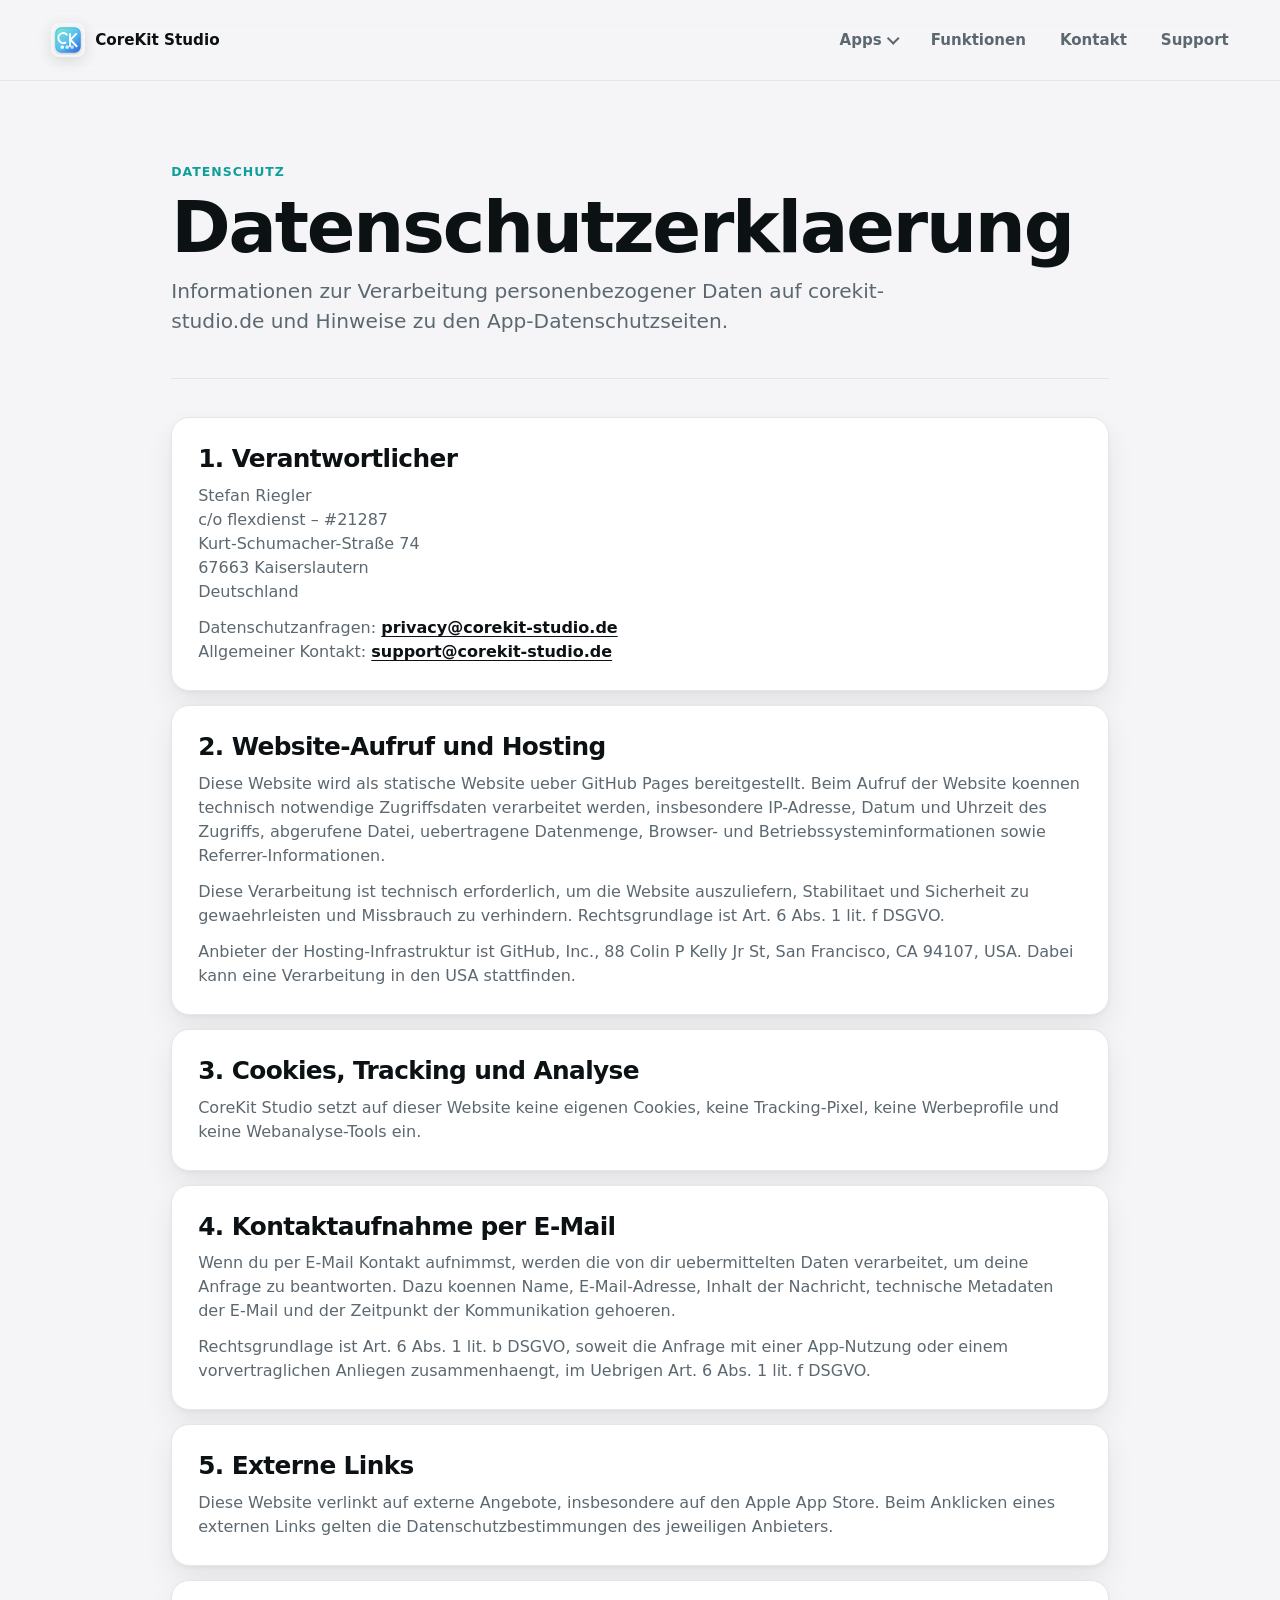
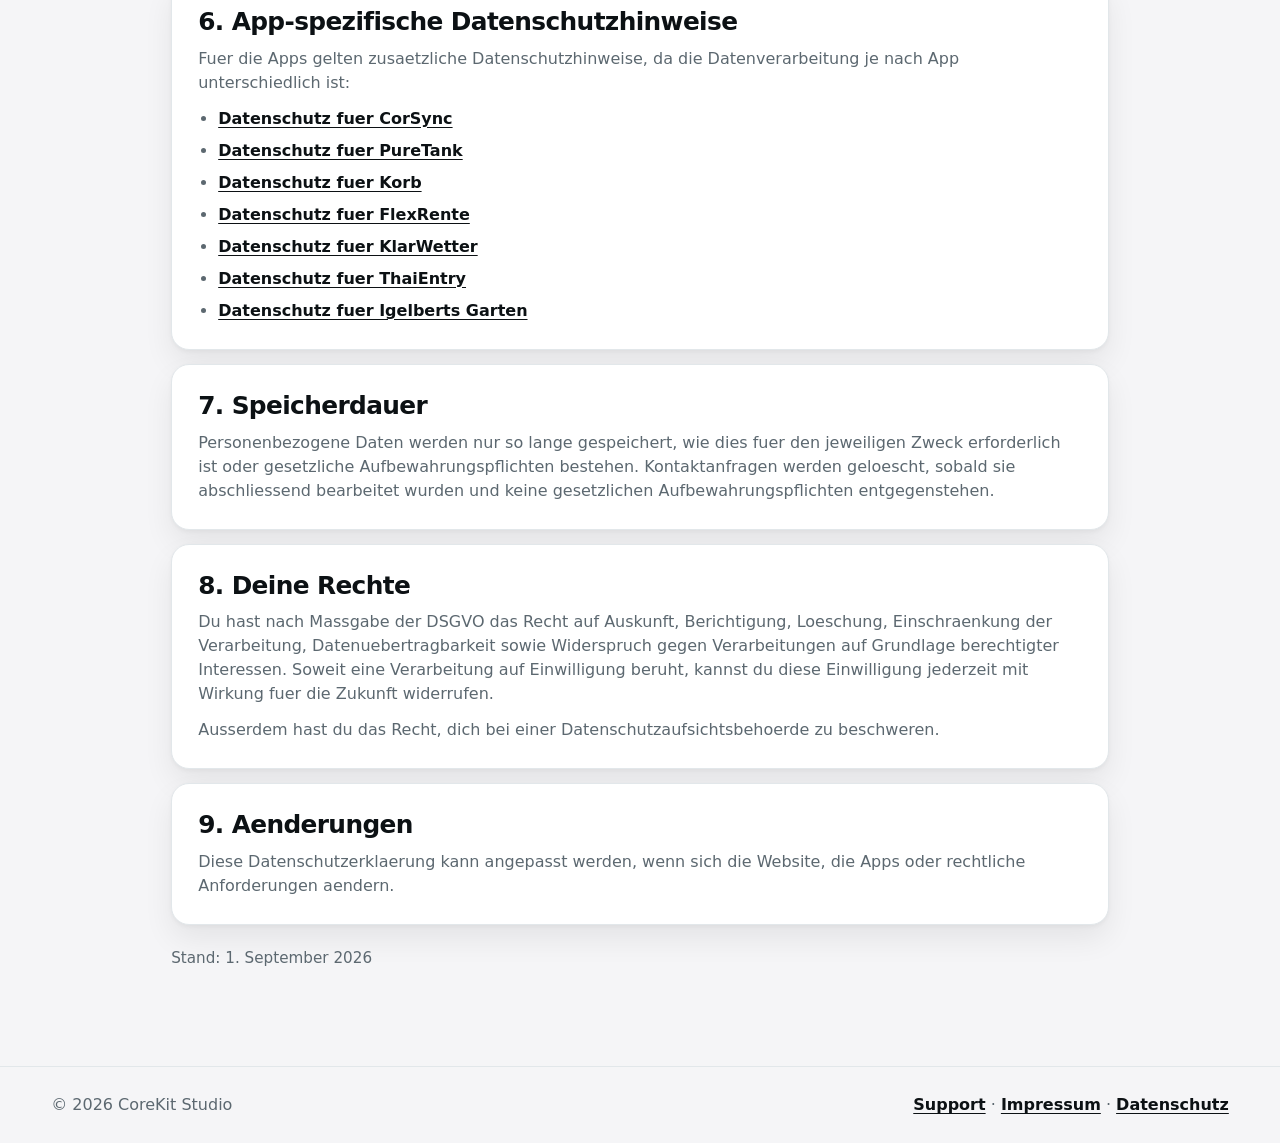
<file: datenschutz.html>
<!doctype html>
<html lang="de">
  <head>
    <meta charset="utf-8">
    <meta name="viewport" content="width=device-width, initial-scale=1">
    <meta name="description" content="Datenschutzerklaerung fuer die Website corekit-studio.de und Uebersicht der App-Datenschutzhinweise.">
    <title>Datenschutz - CoreKit Studio</title>
    <link rel="stylesheet" href="styles.css?v=20260912-cleanup-1">
  </head>
  <body>
        <header class="site-header">
      <a class="brand" href="index.html#top" aria-label="Startseite">
        <img class="brand-logo" src="assets/corekit-logo.svg" alt="" width="34" height="34" aria-hidden="true">
        <span>CoreKit Studio</span>
      </a>
      <nav class="nav" aria-label="Hauptnavigation">
        <details class="nav-apps">
          <summary>Apps</summary>
          <div class="nav-apps-menu">
            <a href="index.html#corsync">CorSync</a>
            <a href="index.html#puretank">PureTank</a>
            <a href="index.html#korb">Korb</a>
            <a href="index.html#flexrente">FlexRente</a>
            <a href="index.html#klarwetter">KlarWetter</a>
            <a href="index.html#thaientry">ThaiEntry</a>
            <a href="index.html#igelbert">Igelbert</a>
          </div>
        </details>
        <a href="index.html#funktionen">Funktionen</a>
        <a href="index.html#kontakt">Kontakt</a>
        <a href="support.html">Support</a>
      </nav>
    </header>

    <main class="legal-page">
      <section class="legal-hero" aria-labelledby="privacy-title">
        <p class="section-kicker">Datenschutz</p>
        <h1 id="privacy-title">Datenschutzerklaerung</h1>
        <p class="lead">Informationen zur Verarbeitung personenbezogener Daten auf corekit-studio.de und Hinweise zu den App-Datenschutzseiten.</p>
      </section>

      <section class="legal-content">
        <article class="legal-panel">
          <h2>1. Verantwortlicher</h2>
          <p>
            Stefan Riegler<br>
            c/o flexdienst – #21287<br>
            Kurt-Schumacher-Straße 74<br>
            67663 Kaiserslautern<br>
            Deutschland
          </p>
          <p>
            Datenschutzanfragen: <a href="mailto:privacy@corekit-studio.de">privacy@corekit-studio.de</a><br>
            Allgemeiner Kontakt: <a href="mailto:support@corekit-studio.de">support@corekit-studio.de</a>
          </p>
        </article>

        <article class="legal-panel">
          <h2>2. Website-Aufruf und Hosting</h2>
          <p>
            Diese Website wird als statische Website ueber GitHub Pages bereitgestellt. Beim Aufruf der Website koennen technisch notwendige Zugriffsdaten verarbeitet werden, insbesondere IP-Adresse, Datum und Uhrzeit des Zugriffs, abgerufene Datei, uebertragene Datenmenge, Browser- und Betriebssysteminformationen sowie Referrer-Informationen.
          </p>
          <p>
            Diese Verarbeitung ist technisch erforderlich, um die Website auszuliefern, Stabilitaet und Sicherheit zu gewaehrleisten und Missbrauch zu verhindern. Rechtsgrundlage ist Art. 6 Abs. 1 lit. f DSGVO.
          </p>
          <p>
            Anbieter der Hosting-Infrastruktur ist GitHub, Inc., 88 Colin P Kelly Jr St, San Francisco, CA 94107, USA. Dabei kann eine Verarbeitung in den USA stattfinden.
          </p>
        </article>

        <article class="legal-panel">
          <h2>3. Cookies, Tracking und Analyse</h2>
          <p>
            CoreKit Studio setzt auf dieser Website keine eigenen Cookies, keine Tracking-Pixel, keine Werbeprofile und keine Webanalyse-Tools ein.
          </p>
        </article>

        <article class="legal-panel">
          <h2>4. Kontaktaufnahme per E-Mail</h2>
          <p>
            Wenn du per E-Mail Kontakt aufnimmst, werden die von dir uebermittelten Daten verarbeitet, um deine Anfrage zu beantworten. Dazu koennen Name, E-Mail-Adresse, Inhalt der Nachricht, technische Metadaten der E-Mail und der Zeitpunkt der Kommunikation gehoeren.
          </p>
          <p>
            Rechtsgrundlage ist Art. 6 Abs. 1 lit. b DSGVO, soweit die Anfrage mit einer App-Nutzung oder einem vorvertraglichen Anliegen zusammenhaengt, im Uebrigen Art. 6 Abs. 1 lit. f DSGVO.
          </p>
        </article>

        <article class="legal-panel">
          <h2>5. Externe Links</h2>
          <p>
            Diese Website verlinkt auf externe Angebote, insbesondere auf den Apple App Store. Beim Anklicken eines externen Links gelten die Datenschutzbestimmungen des jeweiligen Anbieters.
          </p>
        </article>

        <article class="legal-panel">
          <h2>6. App-spezifische Datenschutzhinweise</h2>
          <p>
            Fuer die Apps gelten zusaetzliche Datenschutzhinweise, da die Datenverarbeitung je nach App unterschiedlich ist:
          </p>
          <ul class="legal-list">
            <li><a href="datenschutz/corsync.html">Datenschutz fuer CorSync</a></li>
            <li><a href="datenschutz/puretank.html">Datenschutz fuer PureTank</a></li>
            <li><a href="datenschutz/korb.html">Datenschutz fuer Korb</a></li>
            <li><a href="datenschutz/flexrente.html">Datenschutz fuer FlexRente</a></li>
            <li><a href="datenschutz/klarwetter.html">Datenschutz fuer KlarWetter</a></li>
            <li><a href="datenschutz/thaientry.html">Datenschutz fuer ThaiEntry</a></li>
            <li><a href="datenschutz/igelbert.html">Datenschutz fuer Igelberts Garten</a></li>
          </ul>
        </article>

        <article class="legal-panel">
          <h2>7. Speicherdauer</h2>
          <p>
            Personenbezogene Daten werden nur so lange gespeichert, wie dies fuer den jeweiligen Zweck erforderlich ist oder gesetzliche Aufbewahrungspflichten bestehen. Kontaktanfragen werden geloescht, sobald sie abschliessend bearbeitet wurden und keine gesetzlichen Aufbewahrungspflichten entgegenstehen.
          </p>
        </article>

        <article class="legal-panel">
          <h2>8. Deine Rechte</h2>
          <p>
            Du hast nach Massgabe der DSGVO das Recht auf Auskunft, Berichtigung, Loeschung, Einschraenkung der Verarbeitung, Datenuebertragbarkeit sowie Widerspruch gegen Verarbeitungen auf Grundlage berechtigter Interessen. Soweit eine Verarbeitung auf Einwilligung beruht, kannst du diese Einwilligung jederzeit mit Wirkung fuer die Zukunft widerrufen.
          </p>
          <p>
            Ausserdem hast du das Recht, dich bei einer Datenschutzaufsichtsbehoerde zu beschweren.
          </p>
        </article>

        <article class="legal-panel">
          <h2>9. Aenderungen</h2>
          <p>
            Diese Datenschutzerklaerung kann angepasst werden, wenn sich die Website, die Apps oder rechtliche Anforderungen aendern.
          </p>
        </article>

        <p class="legal-updated">Stand: 1. September 2026</p>
      </section>
    </main>

    <footer class="footer">
      <span>© <span id="year">2026</span> CoreKit Studio</span>
      <span><a href="support.html">Support</a> · <a href="impressum.html">Impressum</a> · <a href="datenschutz.html">Datenschutz</a></span>
    </footer>

    <script>
      document.getElementById("year").textContent = new Date().getFullYear();
      // Apps-Aufklappmenü: schließt bei Klick außerhalb und Escape
      (function () {
        var d = document.querySelector(".nav-apps");
        if (!d) return;
        document.addEventListener("click", function (e) {
          if (d.open && !d.contains(e.target)) d.removeAttribute("open");
        });
        document.addEventListener("keydown", function (e) {
          if (e.key === "Escape" && d.open) d.removeAttribute("open");
        });
      })();

    </script>
  </body>
</html>
</file>
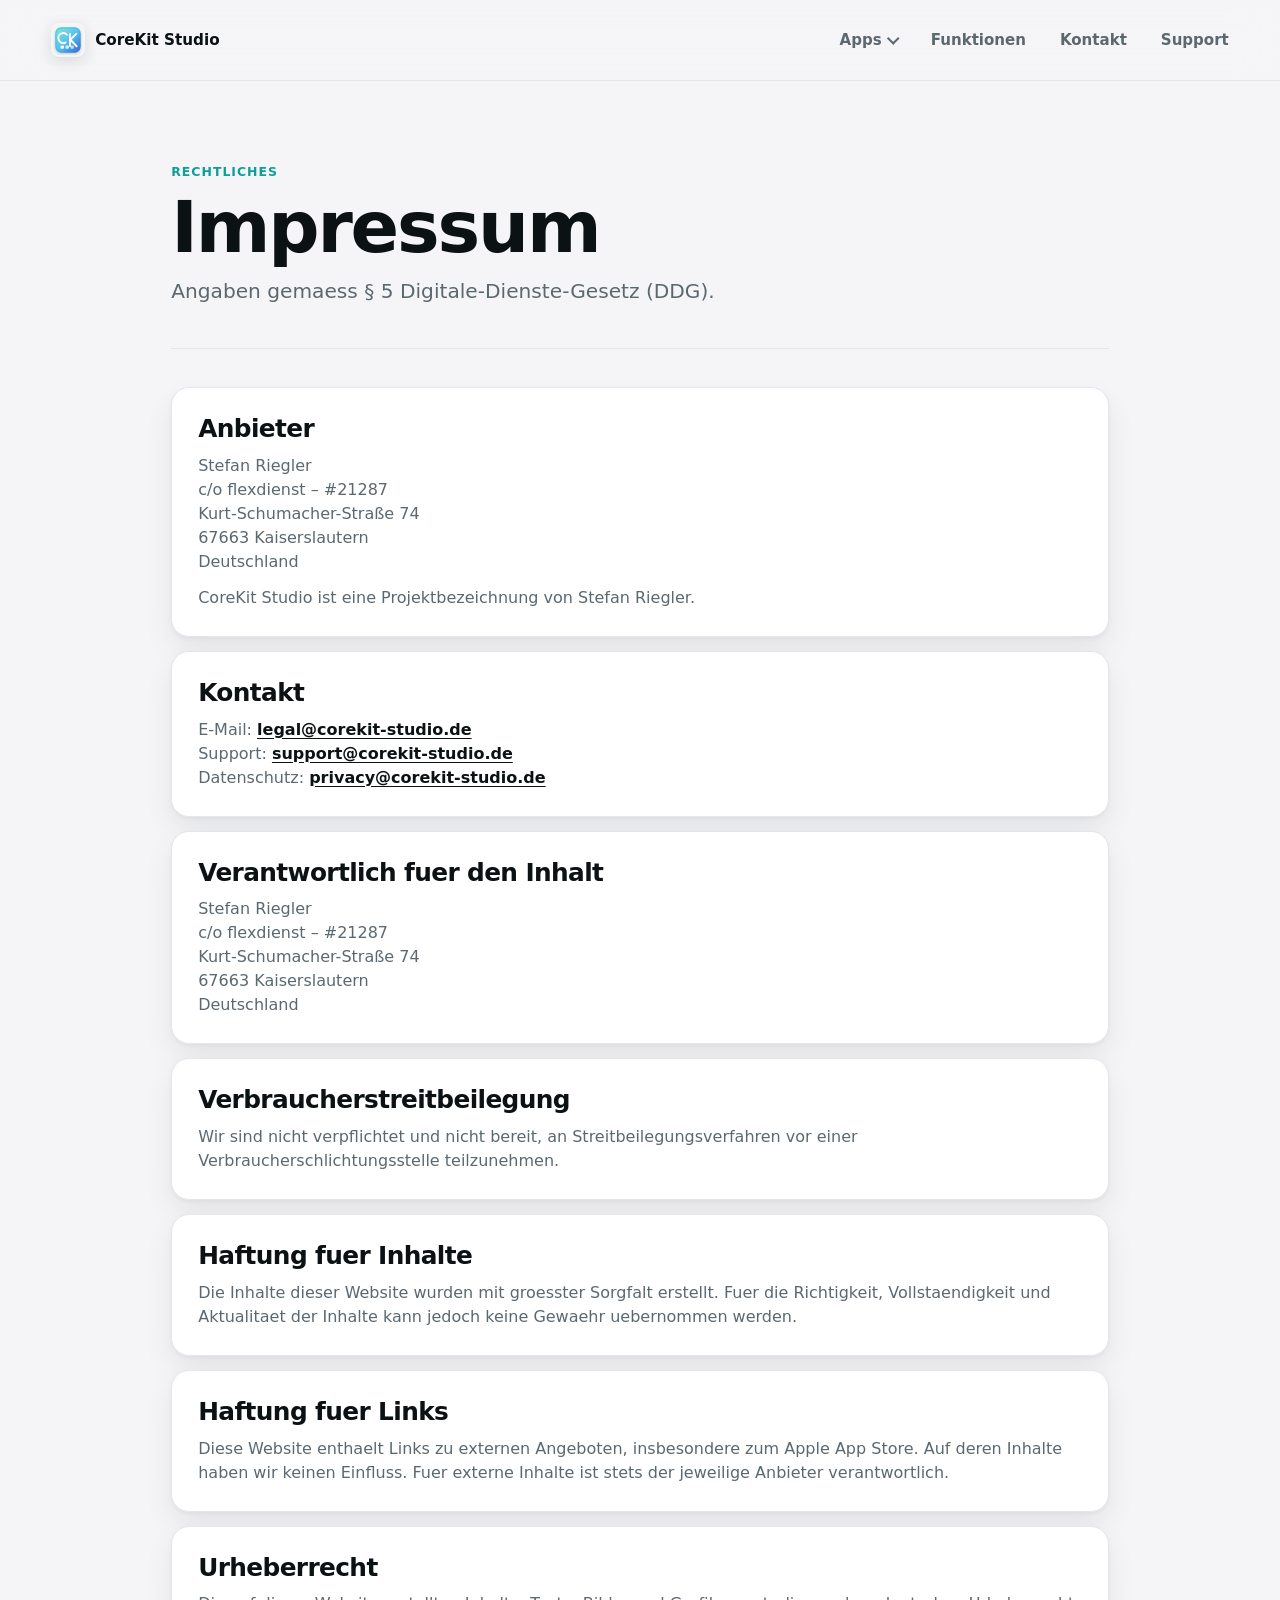
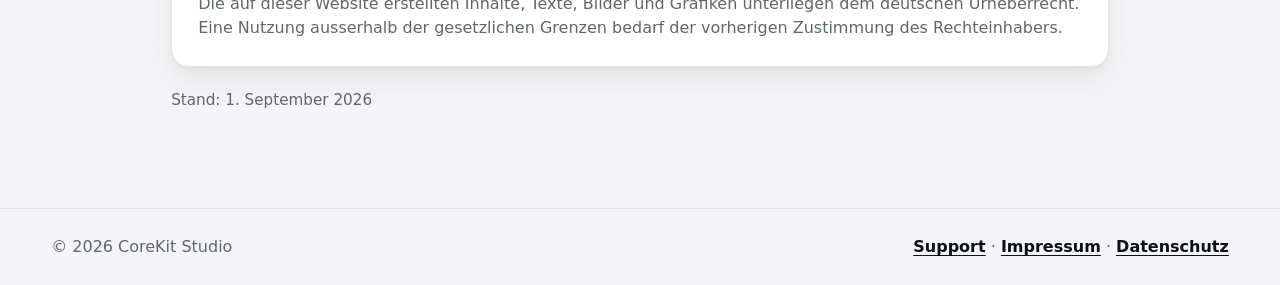
<file: impressum.html>
<!doctype html>
<html lang="de">
  <head>
    <meta charset="utf-8">
    <meta name="viewport" content="width=device-width, initial-scale=1">
    <meta name="description" content="Impressum von CoreKit Studio mit Anbieterangaben, Kontaktwegen und rechtlichen Informationen.">
    <meta name="robots" content="index,follow,max-image-preview:large">
    <meta name="theme-color" content="#f7f8f6">
    <link rel="canonical" href="https://corekit-studio.de/impressum.html">
    <title>Impressum | CoreKit Studio</title>

    <meta property="og:locale" content="de_DE">
    <meta property="og:type" content="website">
    <meta property="og:site_name" content="CoreKit Studio">
    <meta property="og:url" content="https://corekit-studio.de/impressum.html">
    <meta property="og:title" content="Impressum | CoreKit Studio">
    <meta property="og:description" content="Anbieterangaben und Kontaktinformationen von CoreKit Studio.">
    <meta property="og:image" content="https://corekit-studio.de/assets/corsync-dashboard.jpg">
    <meta property="og:image:alt" content="CoreKit Studio Impressum">
    <meta name="twitter:card" content="summary_large_image">
    <meta name="twitter:title" content="Impressum | CoreKit Studio">
    <meta name="twitter:description" content="Anbieterangaben und Kontaktinformationen von CoreKit Studio.">
    <meta name="twitter:image" content="https://corekit-studio.de/assets/corsync-dashboard.jpg">

    <link rel="stylesheet" href="styles.css?v=20260912-cleanup-1">
    <script type="application/ld+json">
      {
        "@context": "https://schema.org",
        "@type": "BreadcrumbList",
        "itemListElement": [
          {
            "@type": "ListItem",
            "position": 1,
            "name": "CoreKit Studio",
            "item": "https://corekit-studio.de/"
          },
          {
            "@type": "ListItem",
            "position": 2,
            "name": "Impressum",
            "item": "https://corekit-studio.de/impressum.html"
          }
        ]
      }

    </script>
  </head>
  <body>
    <a class="skip-link" href="#main-content">Zum Inhalt springen</a>
        <header class="site-header">
      <a class="brand" href="index.html#top" aria-label="Startseite">
        <img class="brand-logo" src="assets/corekit-logo.svg" alt="" width="34" height="34" aria-hidden="true">
        <span>CoreKit Studio</span>
      </a>
      <nav class="nav" aria-label="Hauptnavigation">
        <details class="nav-apps">
          <summary>Apps</summary>
          <div class="nav-apps-menu">
            <a href="index.html#corsync">CorSync</a>
            <a href="index.html#puretank">PureTank</a>
            <a href="index.html#korb">Korb</a>
            <a href="index.html#flexrente">FlexRente</a>
            <a href="index.html#klarwetter">KlarWetter</a>
            <a href="index.html#thaientry">ThaiEntry</a>
            <a href="index.html#igelbert">Igelbert</a>
          </div>
        </details>
        <a href="index.html#funktionen">Funktionen</a>
        <a href="index.html#kontakt">Kontakt</a>
        <a href="support.html">Support</a>
      </nav>
    </header>

    <main id="main-content" class="legal-page">
      <section class="legal-hero" aria-labelledby="impressum-title">
        <p class="section-kicker">Rechtliches</p>
        <h1 id="impressum-title">Impressum</h1>
        <p class="lead">Angaben gemaess § 5 Digitale-Dienste-Gesetz (DDG).</p>
      </section>

      <section class="legal-content">
        <article class="legal-panel">
          <h2>Anbieter</h2>
          <p>
            Stefan Riegler<br>
            c/o flexdienst – #21287<br>
            Kurt-Schumacher-Straße 74<br>
            67663 Kaiserslautern<br>
            Deutschland
          </p>
          <p>CoreKit Studio ist eine Projektbezeichnung von Stefan Riegler.</p>
        </article>

        <article class="legal-panel">
          <h2>Kontakt</h2>
          <p>
            E-Mail: <a href="mailto:legal@corekit-studio.de">legal@corekit-studio.de</a><br>
            Support: <a href="mailto:support@corekit-studio.de">support@corekit-studio.de</a><br>
            Datenschutz: <a href="mailto:privacy@corekit-studio.de">privacy@corekit-studio.de</a>
          </p>
        </article>

        <article class="legal-panel">
          <h2>Verantwortlich fuer den Inhalt</h2>
          <p>
            Stefan Riegler<br>
            c/o flexdienst – #21287<br>
            Kurt-Schumacher-Straße 74<br>
            67663 Kaiserslautern<br>
            Deutschland
          </p>
        </article>

        <article class="legal-panel">
          <h2>Verbraucherstreitbeilegung</h2>
          <p>
            Wir sind nicht verpflichtet und nicht bereit, an Streitbeilegungsverfahren vor einer Verbraucherschlichtungsstelle teilzunehmen.
          </p>
        </article>

        <article class="legal-panel">
          <h2>Haftung fuer Inhalte</h2>
          <p>
            Die Inhalte dieser Website wurden mit groesster Sorgfalt erstellt. Fuer die Richtigkeit, Vollstaendigkeit und Aktualitaet der Inhalte kann jedoch keine Gewaehr uebernommen werden.
          </p>
        </article>

        <article class="legal-panel">
          <h2>Haftung fuer Links</h2>
          <p>
            Diese Website enthaelt Links zu externen Angeboten, insbesondere zum Apple App Store. Auf deren Inhalte haben wir keinen Einfluss. Fuer externe Inhalte ist stets der jeweilige Anbieter verantwortlich.
          </p>
        </article>

        <article class="legal-panel">
          <h2>Urheberrecht</h2>
          <p>
            Die auf dieser Website erstellten Inhalte, Texte, Bilder und Grafiken unterliegen dem deutschen Urheberrecht. Eine Nutzung ausserhalb der gesetzlichen Grenzen bedarf der vorherigen Zustimmung des Rechteinhabers.
          </p>
        </article>

        <p class="legal-updated">Stand: 1. September 2026</p>
      </section>
    </main>

    <footer class="footer">
      <span>© <span id="year">2026</span> CoreKit Studio</span>
      <span><a href="support.html">Support</a> · <a href="impressum.html">Impressum</a> · <a href="datenschutz.html">Datenschutz</a></span>
    </footer>

    <script>
      document.getElementById("year").textContent = new Date().getFullYear();
      // Apps-Aufklappmenü: schließt bei Klick außerhalb und Escape
      (function () {
        var d = document.querySelector(".nav-apps");
        if (!d) return;
        document.addEventListener("click", function (e) {
          if (d.open && !d.contains(e.target)) d.removeAttribute("open");
        });
        document.addEventListener("keydown", function (e) {
          if (e.key === "Escape" && d.open) d.removeAttribute("open");
        });
      })();
    </script>
  </body>
</html>
</file>
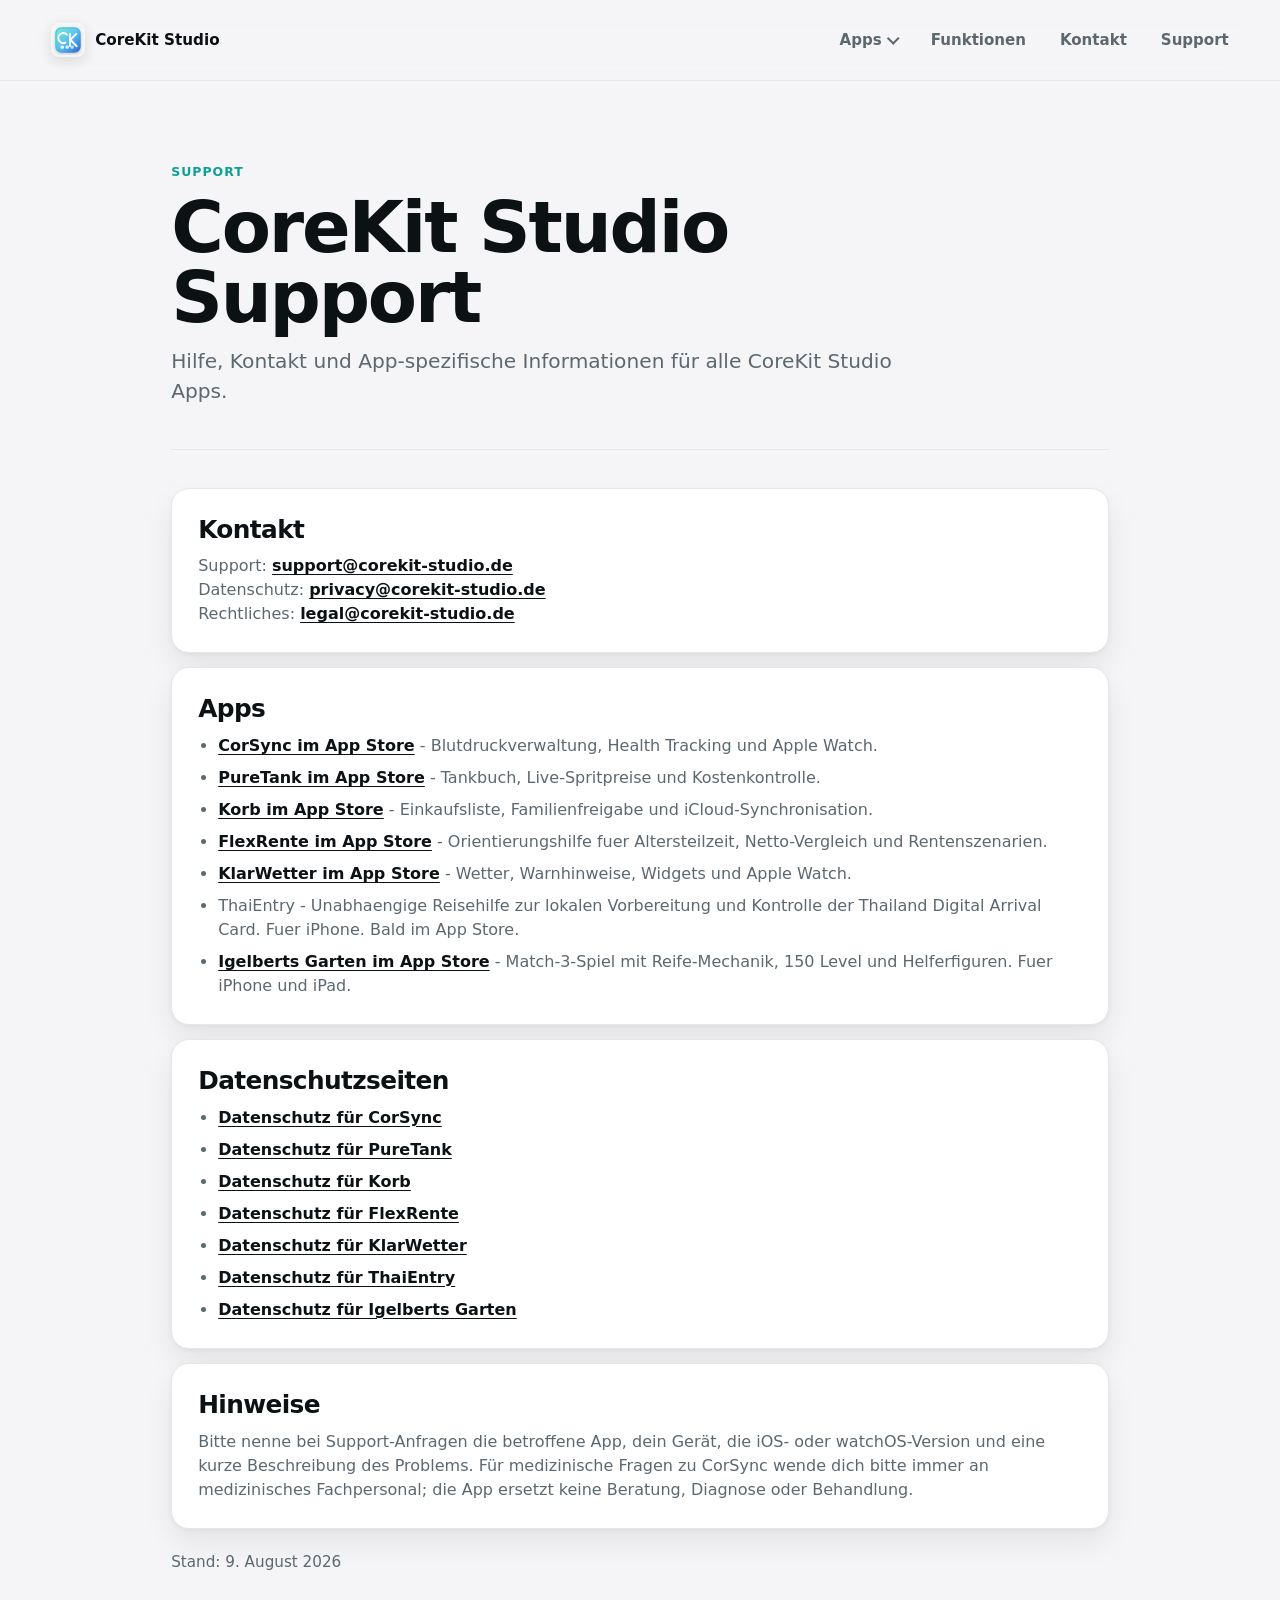
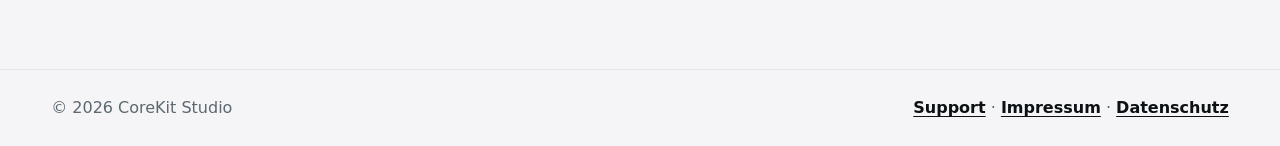
<file: support.html>
<!doctype html>
<html lang="de">
  <head>
    <meta charset="utf-8">
    <meta name="viewport" content="width=device-width, initial-scale=1">
    <meta name="description" content="Support für CoreKit Studio Apps: Hilfe und Kontakt für CorSync, PureTank, Korb, FlexRente, KlarWetter, ThaiEntry und Igelberts Garten.">
    <meta name="robots" content="index,follow,max-image-preview:large">
    <meta name="theme-color" content="#f7f8f6">
    <link rel="canonical" href="https://corekit-studio.de/support.html">
    <title>Support für CoreKit Studio Apps</title>

    <meta property="og:locale" content="de_DE">
    <meta property="og:type" content="website">
    <meta property="og:site_name" content="CoreKit Studio">
    <meta property="og:url" content="https://corekit-studio.de/support.html">
    <meta property="og:title" content="Support | CoreKit Studio">
    <meta property="og:description" content="Kontakt und Hilfe für alle CoreKit Studio Apps.">
    <meta property="og:image" content="https://corekit-studio.de/assets/corsync-dashboard.jpg">
    <meta property="og:image:alt" content="CoreKit Studio App Support">
    <meta name="twitter:card" content="summary_large_image">
    <meta name="twitter:title" content="Support | CoreKit Studio">
    <meta name="twitter:description" content="Hilfe und Kontakt für alle CoreKit Studio Apps.">
    <meta name="twitter:image" content="https://corekit-studio.de/assets/corsync-dashboard.jpg">

    <link rel="stylesheet" href="styles.css?v=20260912-cleanup-1">
    <script type="application/ld+json">
      {
        "@context": "https://schema.org",
        "@graph": [
          {
            "@type": "WebPage",
            "@id": "https://corekit-studio.de/support.html#webpage",
            "url": "https://corekit-studio.de/support.html",
            "name": "Support für CoreKit Studio Apps",
            "description": "Support und Kontaktwege für CoreKit Studio Apps.",
            "inLanguage": "de-DE"
          },
          {
            "@type": "BreadcrumbList",
            "itemListElement": [
              {
                "@type": "ListItem",
                "position": 1,
                "name": "CoreKit Studio",
                "item": "https://corekit-studio.de/"
              },
              {
                "@type": "ListItem",
                "position": 2,
                "name": "Support",
                "item": "https://corekit-studio.de/support.html"
              }
            ]
          }
        ]
      }

    </script>
  </head>
  <body>
    <a class="skip-link" href="#main-content">Zum Inhalt springen</a>
        <header class="site-header">
      <a class="brand" href="index.html#top" aria-label="Startseite">
        <img class="brand-logo" src="assets/corekit-logo.svg" alt="" width="34" height="34" aria-hidden="true">
        <span>CoreKit Studio</span>
      </a>
      <nav class="nav" aria-label="Hauptnavigation">
        <details class="nav-apps">
          <summary>Apps</summary>
          <div class="nav-apps-menu">
            <a href="index.html#corsync">CorSync</a>
            <a href="index.html#puretank">PureTank</a>
            <a href="index.html#korb">Korb</a>
            <a href="index.html#flexrente">FlexRente</a>
            <a href="index.html#klarwetter">KlarWetter</a>
            <a href="index.html#thaientry">ThaiEntry</a>
            <a href="index.html#igelbert">Igelbert</a>
          </div>
        </details>
        <a href="index.html#funktionen">Funktionen</a>
        <a href="index.html#kontakt">Kontakt</a>
        <a href="support.html">Support</a>
      </nav>
    </header>

    <main id="main-content" class="legal-page">
      <section class="legal-hero" aria-labelledby="support-title">
        <p class="section-kicker">Support</p>
        <h1 id="support-title">CoreKit Studio Support</h1>
        <p class="lead">Hilfe, Kontakt und App-spezifische Informationen für alle CoreKit Studio Apps.</p>
      </section>

      <section class="legal-content">
        <article class="legal-panel">
          <h2>Kontakt</h2>
          <p>
            Support: <a href="mailto:support@corekit-studio.de">support@corekit-studio.de</a><br>
            Datenschutz: <a href="mailto:privacy@corekit-studio.de">privacy@corekit-studio.de</a><br>
            Rechtliches: <a href="mailto:legal@corekit-studio.de">legal@corekit-studio.de</a>
          </p>
        </article>

        <article class="legal-panel">
          <h2>Apps</h2>
          <ul class="legal-list">
            <li><a href="https://apps.apple.com/de/app/corsync/id6761901970" target="_blank" rel="noopener">CorSync im App Store</a> - Blutdruckverwaltung, Health Tracking und Apple Watch.</li>
            <li><a href="https://apps.apple.com/de/app/puretank/id6770213105" target="_blank" rel="noopener">PureTank im App Store</a> - Tankbuch, Live-Spritpreise und Kostenkontrolle.</li>
            <li><a href="https://apps.apple.com/de/app/korb-einkaufsliste/id6764864409" target="_blank" rel="noopener">Korb im App Store</a> - Einkaufsliste, Familienfreigabe und iCloud-Synchronisation.</li>
            <li><a href="https://apps.apple.com/de/app/flexrente/id6781324924" target="_blank" rel="noopener">FlexRente im App Store</a> - Orientierungshilfe fuer Altersteilzeit, Netto-Vergleich und Rentenszenarien.</li>
            <li><a href="https://apps.apple.com/de/app/klarwetter/id6780468474" target="_blank" rel="noopener">KlarWetter im App Store</a> - Wetter, Warnhinweise, Widgets und Apple Watch.</li>
            <li>ThaiEntry - Unabhaengige Reisehilfe zur lokalen Vorbereitung und Kontrolle der Thailand Digital Arrival Card. Fuer iPhone. Bald im App Store.</li>
            <li><a href="https://apps.apple.com/de/app/igelberts-garten/id6790464504" target="_blank" rel="noopener">Igelberts Garten im App Store</a> - Match-3-Spiel mit Reife-Mechanik, 150 Level und Helferfiguren. Fuer iPhone und iPad.</li>
          </ul>
        </article>

        <article class="legal-panel">
          <h2>Datenschutzseiten</h2>
          <ul class="legal-list">
            <li><a href="datenschutz/corsync.html">Datenschutz für CorSync</a></li>
            <li><a href="datenschutz/puretank.html">Datenschutz für PureTank</a></li>
            <li><a href="datenschutz/korb.html">Datenschutz für Korb</a></li>
            <li><a href="datenschutz/flexrente.html">Datenschutz für FlexRente</a></li>
            <li><a href="datenschutz/klarwetter.html">Datenschutz für KlarWetter</a></li>
            <li><a href="datenschutz/thaientry.html">Datenschutz für ThaiEntry</a></li>
            <li><a href="datenschutz/igelbert.html">Datenschutz für Igelberts Garten</a></li>
          </ul>
        </article>

        <article class="legal-panel">
          <h2>Hinweise</h2>
          <p>
            Bitte nenne bei Support-Anfragen die betroffene App, dein Gerät, die iOS- oder watchOS-Version und eine kurze Beschreibung des Problems. Für medizinische Fragen zu CorSync wende dich bitte immer an medizinisches Fachpersonal; die App ersetzt keine Beratung, Diagnose oder Behandlung.
          </p>
        </article>

        <p class="legal-updated">Stand: 9. August 2026</p>
      </section>
    </main>

    <footer class="footer">
      <span>© <span id="year">2026</span> CoreKit Studio</span>
      <span><a href="support.html">Support</a> · <a href="impressum.html">Impressum</a> · <a href="datenschutz.html">Datenschutz</a></span>
    </footer>

    <script>
      document.getElementById("year").textContent = new Date().getFullYear();
      // Apps-Aufklappmenü: schließt bei Klick außerhalb und Escape
      (function () {
        var d = document.querySelector(".nav-apps");
        if (!d) return;
        document.addEventListener("click", function (e) {
          if (d.open && !d.contains(e.target)) d.removeAttribute("open");
        });
        document.addEventListener("keydown", function (e) {
          if (e.key === "Escape" && d.open) d.removeAttribute("open");
        });
      })();
    </script>
  </body>
</html>
</file>
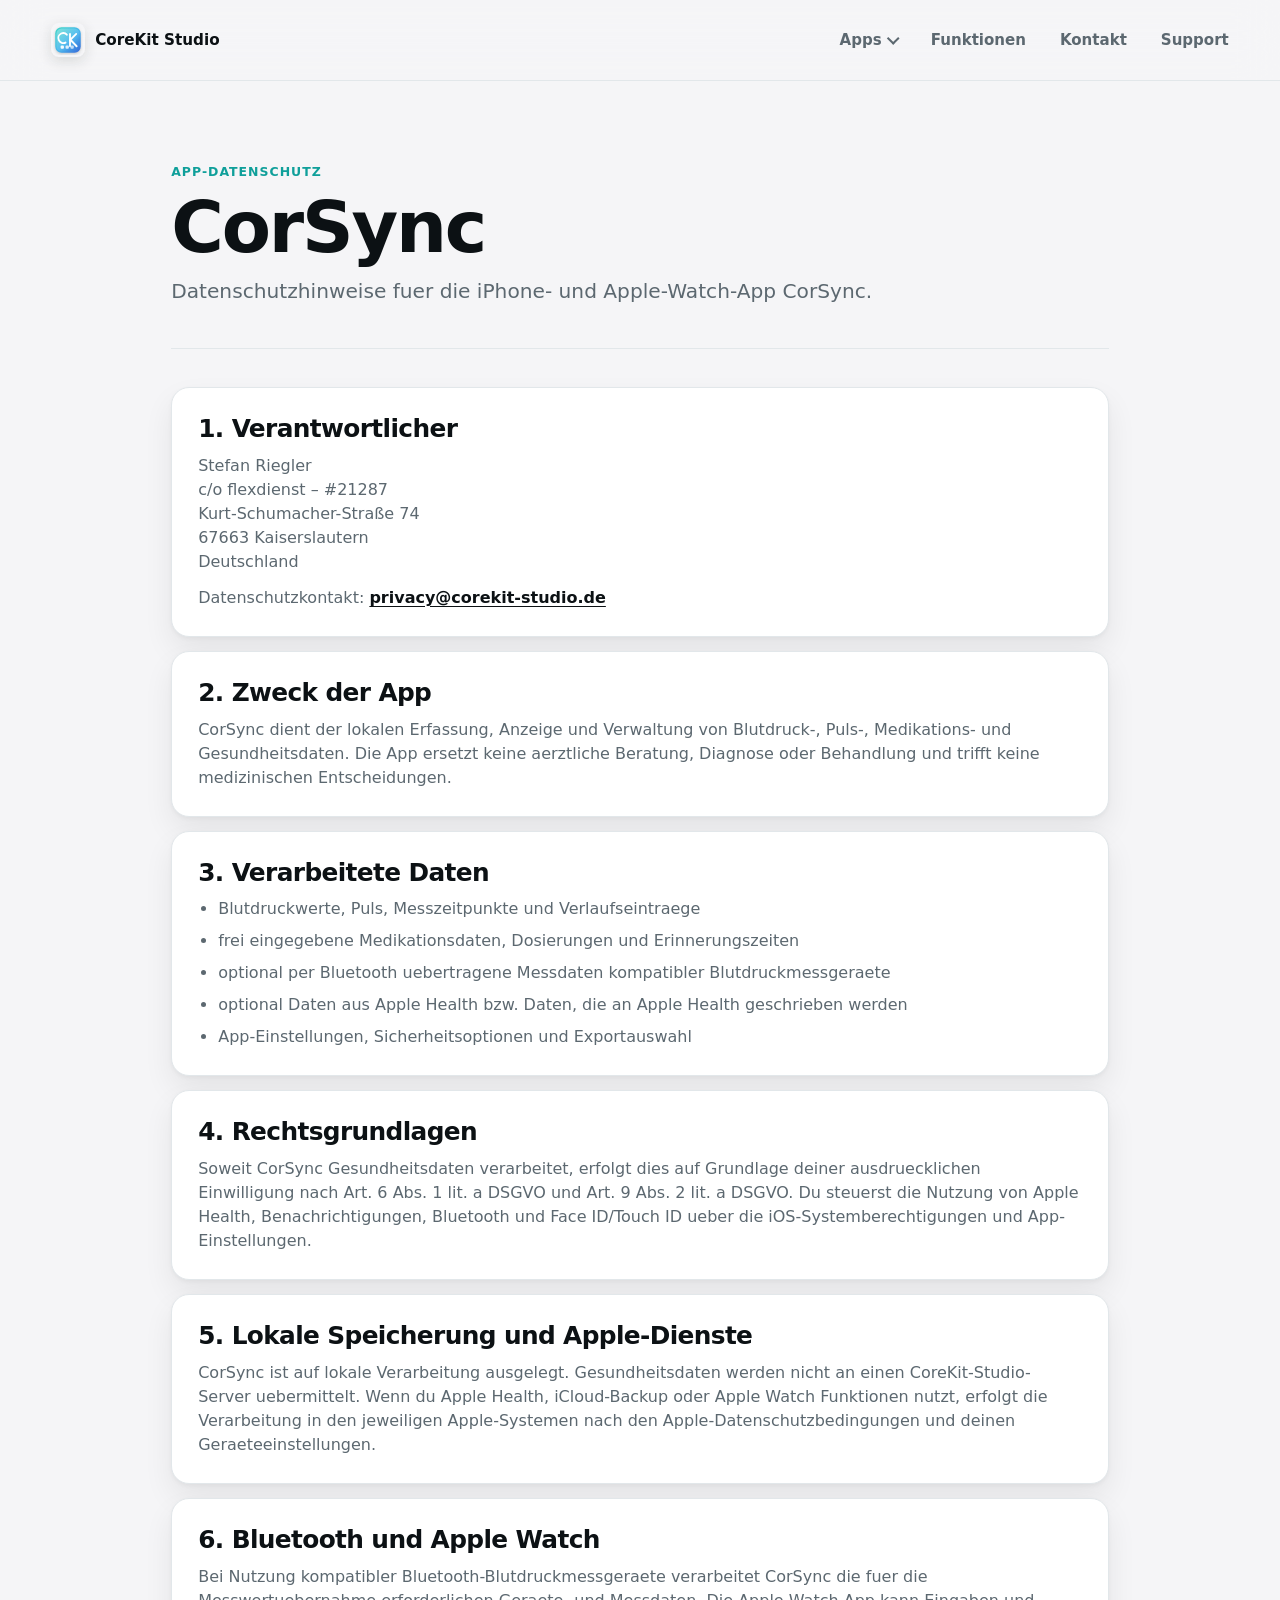
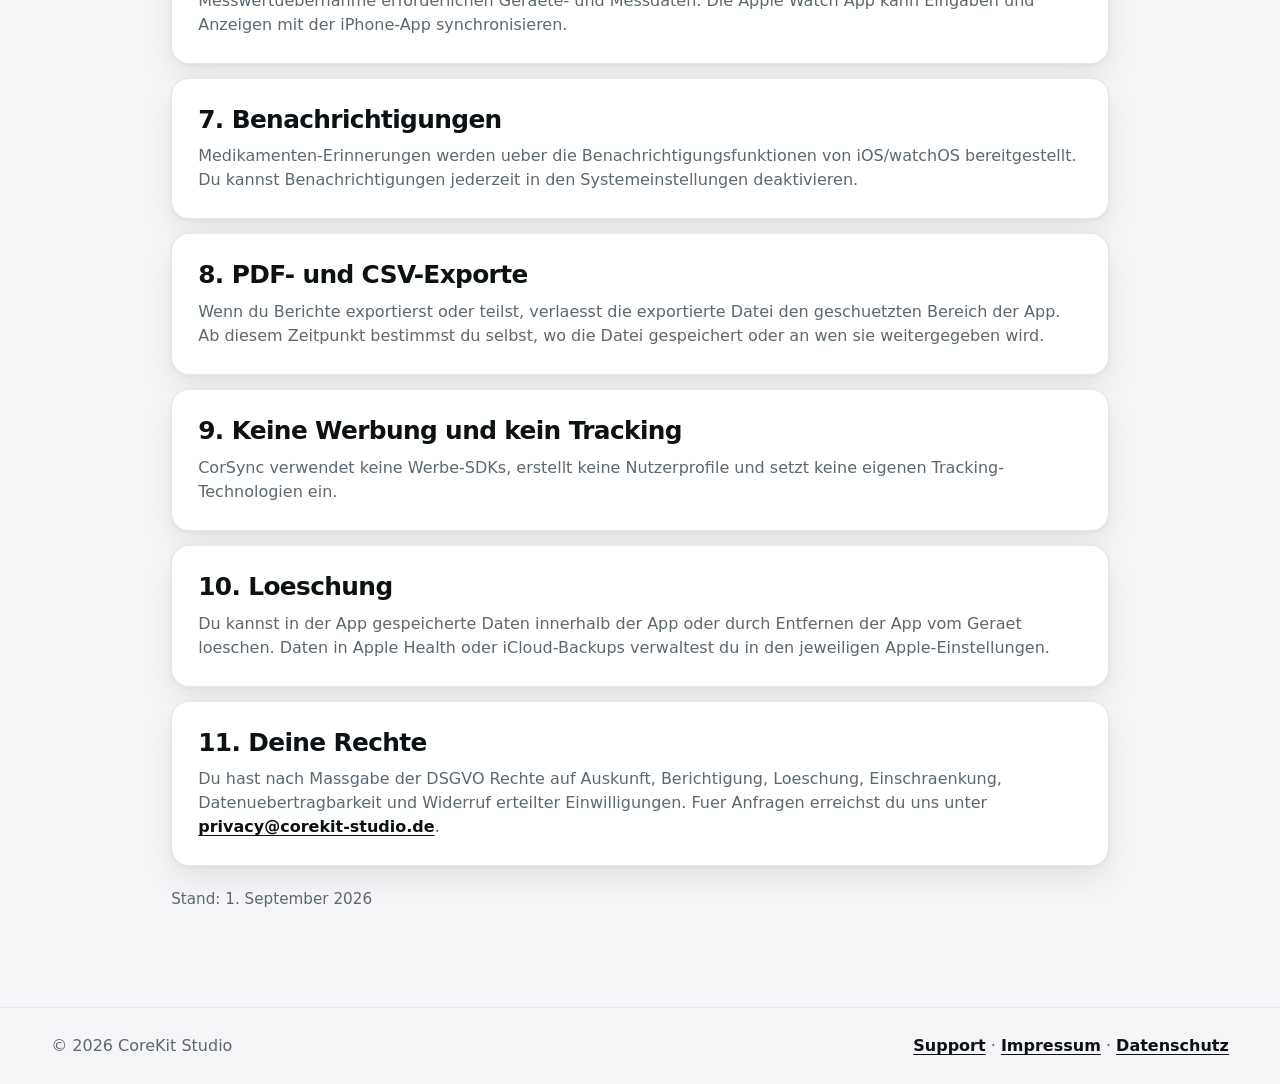
<file: datenschutz/corsync.html>
<!doctype html>
<html lang="de">
  <head>
    <meta charset="utf-8">
    <meta name="viewport" content="width=device-width, initial-scale=1">
    <meta name="description" content="Datenschutzhinweise fuer CorSync von CoreKit Studio.">
    <title>Datenschutz CorSync - CoreKit Studio</title>
    <link rel="stylesheet" href="../styles.css?v=20260912-cleanup-1">
  </head>
  <body>
        <header class="site-header">
      <a class="brand" href="../index.html#top" aria-label="Startseite">
        <img class="brand-logo" src="../assets/corekit-logo.svg" alt="" width="34" height="34" aria-hidden="true">
        <span>CoreKit Studio</span>
      </a>
      <nav class="nav" aria-label="Hauptnavigation">
        <details class="nav-apps">
          <summary>Apps</summary>
          <div class="nav-apps-menu">
            <a href="../index.html#corsync">CorSync</a>
            <a href="../index.html#puretank">PureTank</a>
            <a href="../index.html#korb">Korb</a>
            <a href="../index.html#flexrente">FlexRente</a>
            <a href="../index.html#klarwetter">KlarWetter</a>
            <a href="../index.html#thaientry">ThaiEntry</a>
            <a href="../index.html#igelbert">Igelbert</a>
          </div>
        </details>
        <a href="../index.html#funktionen">Funktionen</a>
        <a href="../index.html#kontakt">Kontakt</a>
        <a href="../support.html">Support</a>
      </nav>
    </header>

    <main class="legal-page">
      <section class="legal-hero" aria-labelledby="corsync-privacy-title">
        <p class="section-kicker">App-Datenschutz</p>
        <h1 id="corsync-privacy-title">CorSync</h1>
        <p class="lead">Datenschutzhinweise fuer die iPhone- und Apple-Watch-App CorSync.</p>
      </section>

      <section class="legal-content">
        <article class="legal-panel">
          <h2>1. Verantwortlicher</h2>
          <p>
            Stefan Riegler<br>
            c/o flexdienst – #21287<br>
            Kurt-Schumacher-Straße 74<br>
            67663 Kaiserslautern<br>
            Deutschland
          </p>
          <p>Datenschutzkontakt: <a href="mailto:privacy@corekit-studio.de">privacy@corekit-studio.de</a></p>
        </article>

        <article class="legal-panel">
          <h2>2. Zweck der App</h2>
          <p>
            CorSync dient der lokalen Erfassung, Anzeige und Verwaltung von Blutdruck-, Puls-, Medikations- und Gesundheitsdaten. Die App ersetzt keine aerztliche Beratung, Diagnose oder Behandlung und trifft keine medizinischen Entscheidungen.
          </p>
        </article>

        <article class="legal-panel">
          <h2>3. Verarbeitete Daten</h2>
          <ul class="legal-list">
            <li>Blutdruckwerte, Puls, Messzeitpunkte und Verlaufseintraege</li>
            <li>frei eingegebene Medikationsdaten, Dosierungen und Erinnerungszeiten</li>
            <li>optional per Bluetooth uebertragene Messdaten kompatibler Blutdruckmessgeraete</li>
            <li>optional Daten aus Apple Health bzw. Daten, die an Apple Health geschrieben werden</li>
            <li>App-Einstellungen, Sicherheitsoptionen und Exportauswahl</li>
          </ul>
        </article>

        <article class="legal-panel">
          <h2>4. Rechtsgrundlagen</h2>
          <p>
            Soweit CorSync Gesundheitsdaten verarbeitet, erfolgt dies auf Grundlage deiner ausdruecklichen Einwilligung nach Art. 6 Abs. 1 lit. a DSGVO und Art. 9 Abs. 2 lit. a DSGVO. Du steuerst die Nutzung von Apple Health, Benachrichtigungen, Bluetooth und Face ID/Touch ID ueber die iOS-Systemberechtigungen und App-Einstellungen.
          </p>
        </article>

        <article class="legal-panel">
          <h2>5. Lokale Speicherung und Apple-Dienste</h2>
          <p>
            CorSync ist auf lokale Verarbeitung ausgelegt. Gesundheitsdaten werden nicht an einen CoreKit-Studio-Server uebermittelt. Wenn du Apple Health, iCloud-Backup oder Apple Watch Funktionen nutzt, erfolgt die Verarbeitung in den jeweiligen Apple-Systemen nach den Apple-Datenschutzbedingungen und deinen Geraeteeinstellungen.
          </p>
        </article>

        <article class="legal-panel">
          <h2>6. Bluetooth und Apple Watch</h2>
          <p>
            Bei Nutzung kompatibler Bluetooth-Blutdruckmessgeraete verarbeitet CorSync die fuer die Messwertuebernahme erforderlichen Geraete- und Messdaten. Die Apple Watch App kann Eingaben und Anzeigen mit der iPhone-App synchronisieren.
          </p>
        </article>

        <article class="legal-panel">
          <h2>7. Benachrichtigungen</h2>
          <p>
            Medikamenten-Erinnerungen werden ueber die Benachrichtigungsfunktionen von iOS/watchOS bereitgestellt. Du kannst Benachrichtigungen jederzeit in den Systemeinstellungen deaktivieren.
          </p>
        </article>

        <article class="legal-panel">
          <h2>8. PDF- und CSV-Exporte</h2>
          <p>
            Wenn du Berichte exportierst oder teilst, verlaesst die exportierte Datei den geschuetzten Bereich der App. Ab diesem Zeitpunkt bestimmst du selbst, wo die Datei gespeichert oder an wen sie weitergegeben wird.
          </p>
        </article>

        <article class="legal-panel">
          <h2>9. Keine Werbung und kein Tracking</h2>
          <p>
            CorSync verwendet keine Werbe-SDKs, erstellt keine Nutzerprofile und setzt keine eigenen Tracking-Technologien ein.
          </p>
        </article>

        <article class="legal-panel">
          <h2>10. Loeschung</h2>
          <p>
            Du kannst in der App gespeicherte Daten innerhalb der App oder durch Entfernen der App vom Geraet loeschen. Daten in Apple Health oder iCloud-Backups verwaltest du in den jeweiligen Apple-Einstellungen.
          </p>
        </article>

        <article class="legal-panel">
          <h2>11. Deine Rechte</h2>
          <p>
            Du hast nach Massgabe der DSGVO Rechte auf Auskunft, Berichtigung, Loeschung, Einschraenkung, Datenuebertragbarkeit und Widerruf erteilter Einwilligungen. Fuer Anfragen erreichst du uns unter <a href="mailto:privacy@corekit-studio.de">privacy@corekit-studio.de</a>.
          </p>
        </article>

        <p class="legal-updated">Stand: 1. September 2026</p>
      </section>
    </main>

    <footer class="footer">
      <span>© <span id="year">2026</span> CoreKit Studio</span>
      <span><a href="../support.html">Support</a> · <a href="../impressum.html">Impressum</a> · <a href="../datenschutz.html">Datenschutz</a></span>
    </footer>

    <script>
      document.getElementById("year").textContent = new Date().getFullYear();
      // Apps-Aufklappmenü: schließt bei Klick außerhalb und Escape
      (function () {
        var d = document.querySelector(".nav-apps");
        if (!d) return;
        document.addEventListener("click", function (e) {
          if (d.open && !d.contains(e.target)) d.removeAttribute("open");
        });
        document.addEventListener("keydown", function (e) {
          if (e.key === "Escape" && d.open) d.removeAttribute("open");
        });
      })();

    </script>
  </body>
</html>
</file>
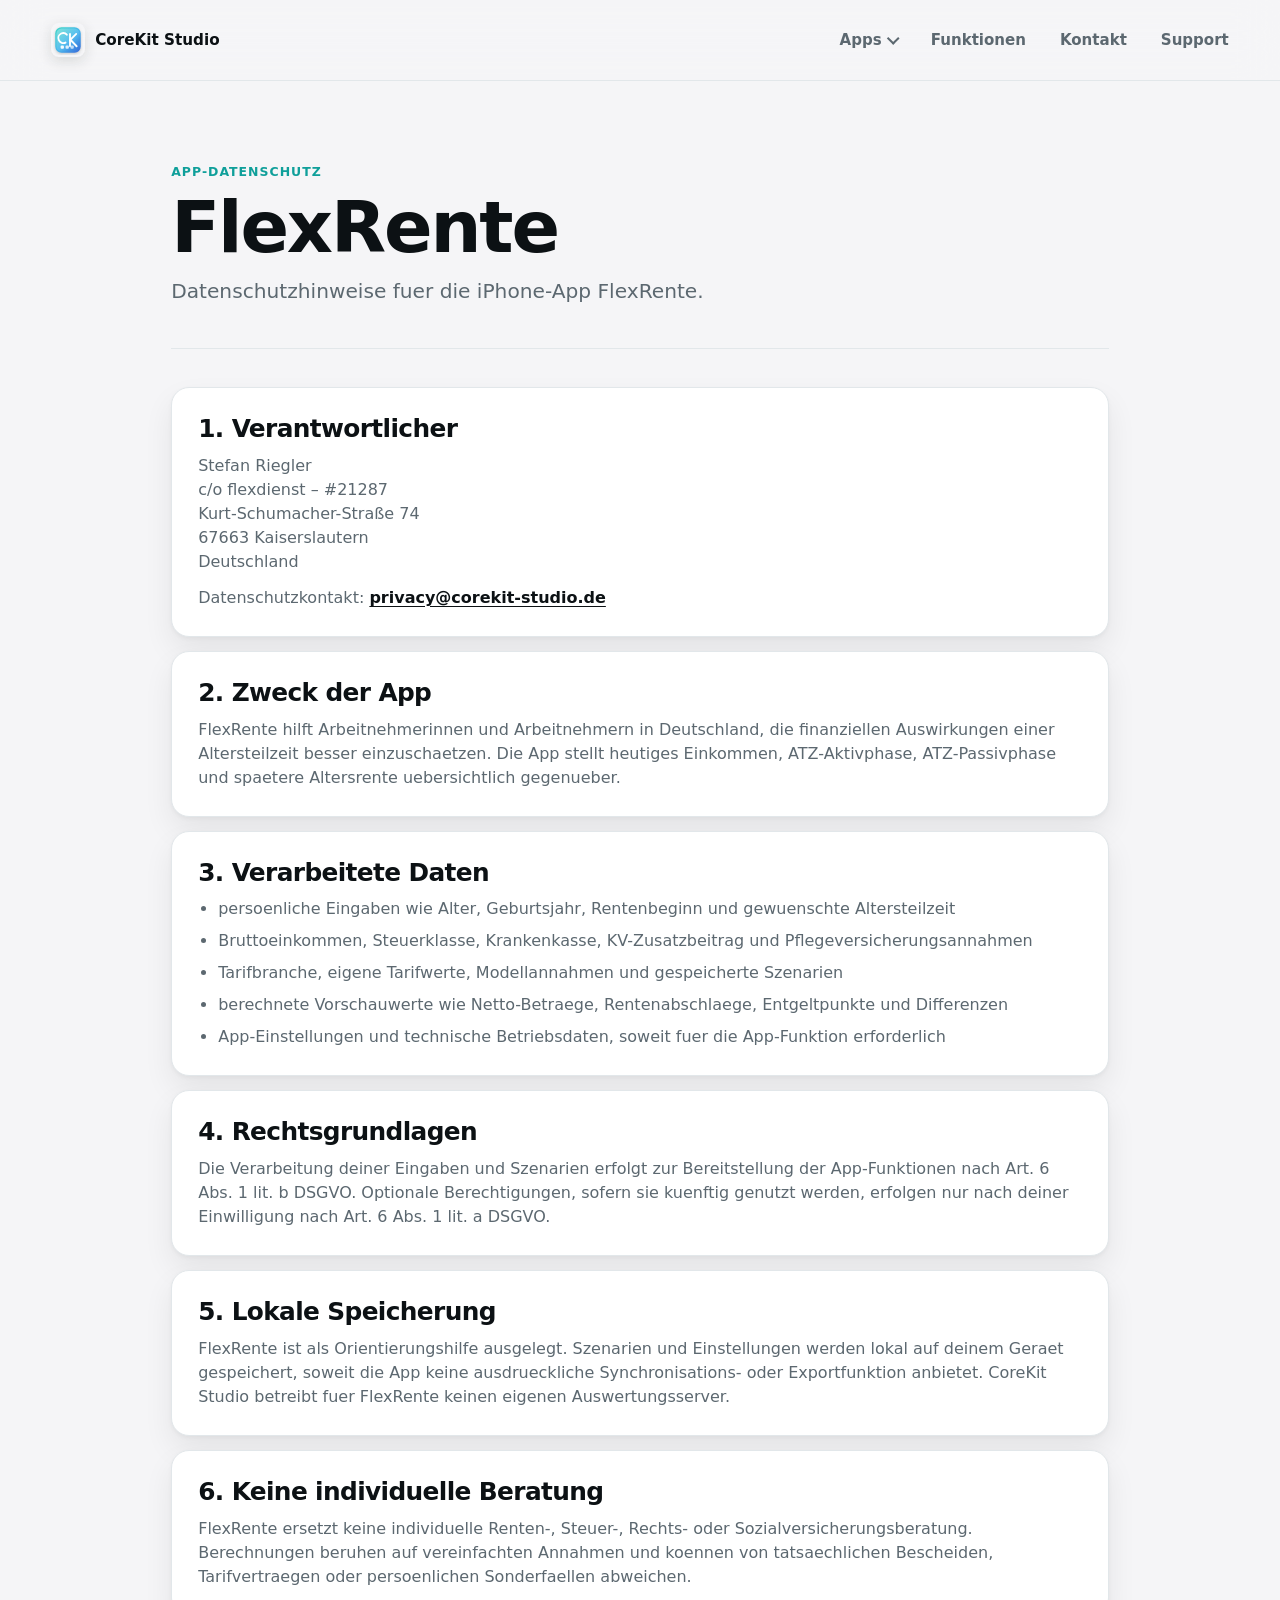
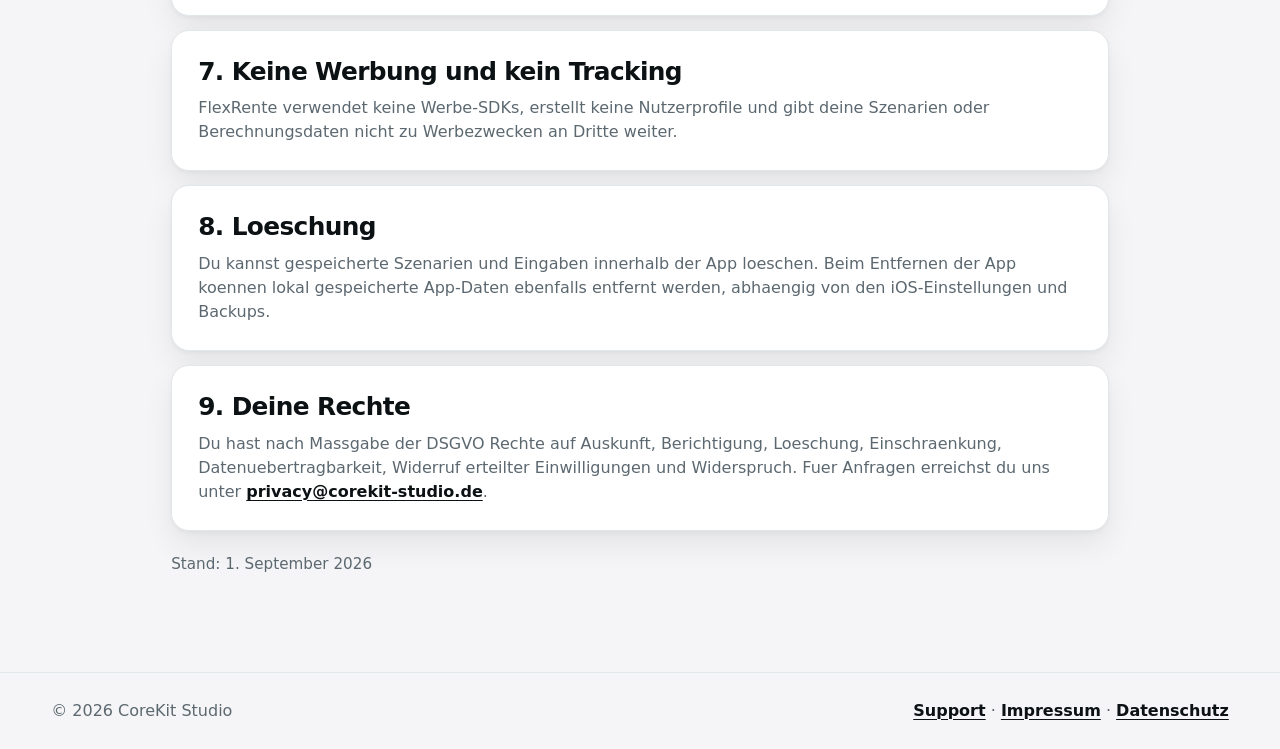
<file: datenschutz/flexrente.html>
<!doctype html>
<html lang="de">
  <head>
    <meta charset="utf-8">
    <meta name="viewport" content="width=device-width, initial-scale=1">
    <meta name="description" content="Datenschutzhinweise fuer FlexRente von CoreKit Studio.">
    <title>Datenschutz FlexRente - CoreKit Studio</title>
    <link rel="stylesheet" href="../styles.css?v=20260912-cleanup-1">
  </head>
  <body>
        <header class="site-header">
      <a class="brand" href="../index.html#top" aria-label="Startseite">
        <img class="brand-logo" src="../assets/corekit-logo.svg" alt="" width="34" height="34" aria-hidden="true">
        <span>CoreKit Studio</span>
      </a>
      <nav class="nav" aria-label="Hauptnavigation">
        <details class="nav-apps">
          <summary>Apps</summary>
          <div class="nav-apps-menu">
            <a href="../index.html#corsync">CorSync</a>
            <a href="../index.html#puretank">PureTank</a>
            <a href="../index.html#korb">Korb</a>
            <a href="../index.html#flexrente">FlexRente</a>
            <a href="../index.html#klarwetter">KlarWetter</a>
            <a href="../index.html#thaientry">ThaiEntry</a>
            <a href="../index.html#igelbert">Igelbert</a>
          </div>
        </details>
        <a href="../index.html#funktionen">Funktionen</a>
        <a href="../index.html#kontakt">Kontakt</a>
        <a href="../support.html">Support</a>
      </nav>
    </header>

    <main class="legal-page">
      <section class="legal-hero" aria-labelledby="flexrente-privacy-title">
        <p class="section-kicker">App-Datenschutz</p>
        <h1 id="flexrente-privacy-title">FlexRente</h1>
        <p class="lead">Datenschutzhinweise fuer die iPhone-App FlexRente.</p>
      </section>

      <section class="legal-content">
        <article class="legal-panel">
          <h2>1. Verantwortlicher</h2>
          <p>
            Stefan Riegler<br>
            c/o flexdienst – #21287<br>
            Kurt-Schumacher-Straße 74<br>
            67663 Kaiserslautern<br>
            Deutschland
          </p>
          <p>Datenschutzkontakt: <a href="mailto:privacy@corekit-studio.de">privacy@corekit-studio.de</a></p>
        </article>

        <article class="legal-panel">
          <h2>2. Zweck der App</h2>
          <p>
            FlexRente hilft Arbeitnehmerinnen und Arbeitnehmern in Deutschland, die finanziellen Auswirkungen einer Altersteilzeit besser einzuschaetzen. Die App stellt heutiges Einkommen, ATZ-Aktivphase, ATZ-Passivphase und spaetere Altersrente uebersichtlich gegenueber.
          </p>
        </article>

        <article class="legal-panel">
          <h2>3. Verarbeitete Daten</h2>
          <ul class="legal-list">
            <li>persoenliche Eingaben wie Alter, Geburtsjahr, Rentenbeginn und gewuenschte Altersteilzeit</li>
            <li>Bruttoeinkommen, Steuerklasse, Krankenkasse, KV-Zusatzbeitrag und Pflegeversicherungsannahmen</li>
            <li>Tarifbranche, eigene Tarifwerte, Modellannahmen und gespeicherte Szenarien</li>
            <li>berechnete Vorschauwerte wie Netto-Betraege, Rentenabschlaege, Entgeltpunkte und Differenzen</li>
            <li>App-Einstellungen und technische Betriebsdaten, soweit fuer die App-Funktion erforderlich</li>
          </ul>
        </article>

        <article class="legal-panel">
          <h2>4. Rechtsgrundlagen</h2>
          <p>
            Die Verarbeitung deiner Eingaben und Szenarien erfolgt zur Bereitstellung der App-Funktionen nach Art. 6 Abs. 1 lit. b DSGVO. Optionale Berechtigungen, sofern sie kuenftig genutzt werden, erfolgen nur nach deiner Einwilligung nach Art. 6 Abs. 1 lit. a DSGVO.
          </p>
        </article>

        <article class="legal-panel">
          <h2>5. Lokale Speicherung</h2>
          <p>
            FlexRente ist als Orientierungshilfe ausgelegt. Szenarien und Einstellungen werden lokal auf deinem Geraet gespeichert, soweit die App keine ausdrueckliche Synchronisations- oder Exportfunktion anbietet. CoreKit Studio betreibt fuer FlexRente keinen eigenen Auswertungsserver.
          </p>
        </article>

        <article class="legal-panel">
          <h2>6. Keine individuelle Beratung</h2>
          <p>
            FlexRente ersetzt keine individuelle Renten-, Steuer-, Rechts- oder Sozialversicherungsberatung. Berechnungen beruhen auf vereinfachten Annahmen und koennen von tatsaechlichen Bescheiden, Tarifvertraegen oder persoenlichen Sonderfaellen abweichen.
          </p>
        </article>

        <article class="legal-panel">
          <h2>7. Keine Werbung und kein Tracking</h2>
          <p>
            FlexRente verwendet keine Werbe-SDKs, erstellt keine Nutzerprofile und gibt deine Szenarien oder Berechnungsdaten nicht zu Werbezwecken an Dritte weiter.
          </p>
        </article>

        <article class="legal-panel">
          <h2>8. Loeschung</h2>
          <p>
            Du kannst gespeicherte Szenarien und Eingaben innerhalb der App loeschen. Beim Entfernen der App koennen lokal gespeicherte App-Daten ebenfalls entfernt werden, abhaengig von den iOS-Einstellungen und Backups.
          </p>
        </article>

        <article class="legal-panel">
          <h2>9. Deine Rechte</h2>
          <p>
            Du hast nach Massgabe der DSGVO Rechte auf Auskunft, Berichtigung, Loeschung, Einschraenkung, Datenuebertragbarkeit, Widerruf erteilter Einwilligungen und Widerspruch. Fuer Anfragen erreichst du uns unter <a href="mailto:privacy@corekit-studio.de">privacy@corekit-studio.de</a>.
          </p>
        </article>

        <p class="legal-updated">Stand: 1. September 2026</p>
      </section>
    </main>

    <footer class="footer">
      <span>© <span id="year">2026</span> CoreKit Studio</span>
      <span><a href="../support.html">Support</a> · <a href="../impressum.html">Impressum</a> · <a href="../datenschutz.html">Datenschutz</a></span>
    </footer>

    <script>
      document.getElementById("year").textContent = new Date().getFullYear();
      // Apps-Aufklappmenü: schließt bei Klick außerhalb und Escape
      (function () {
        var d = document.querySelector(".nav-apps");
        if (!d) return;
        document.addEventListener("click", function (e) {
          if (d.open && !d.contains(e.target)) d.removeAttribute("open");
        });
        document.addEventListener("keydown", function (e) {
          if (e.key === "Escape" && d.open) d.removeAttribute("open");
        });
      })();

    </script>
  </body>
</html>
</file>
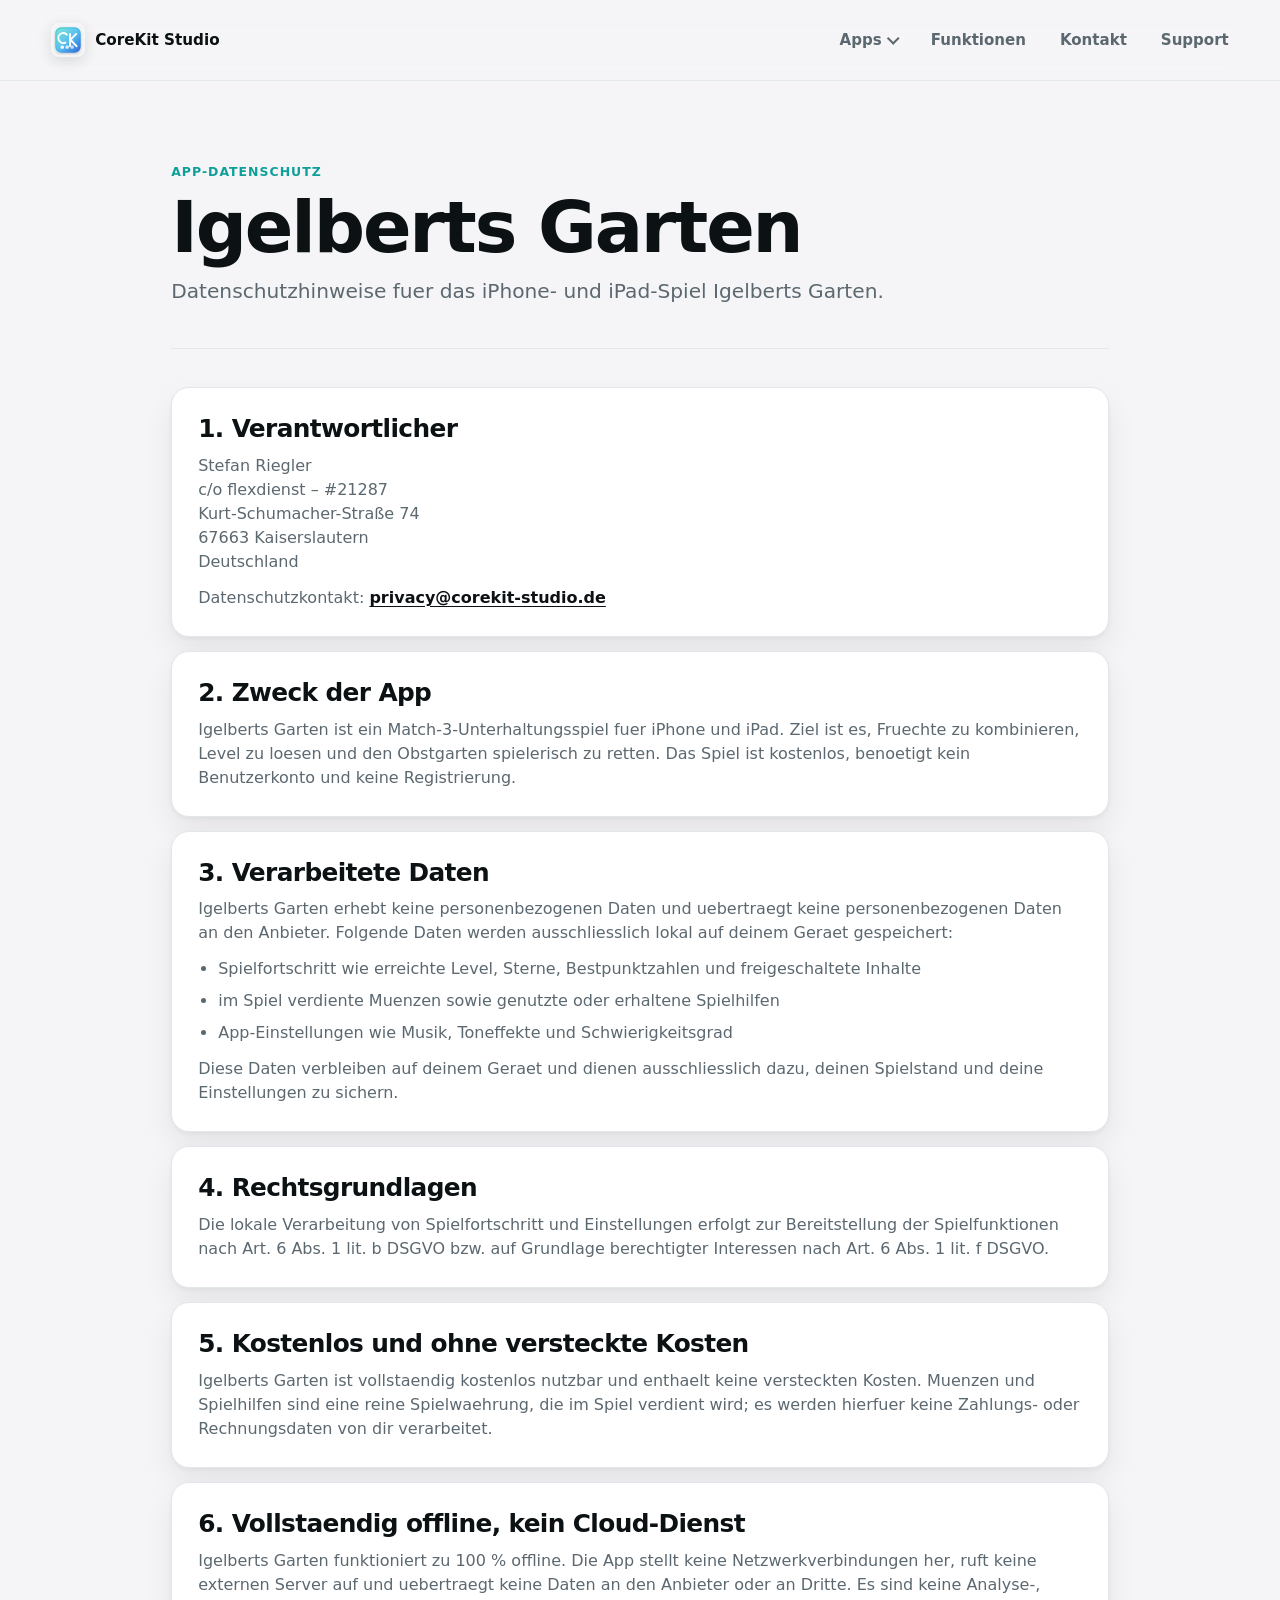
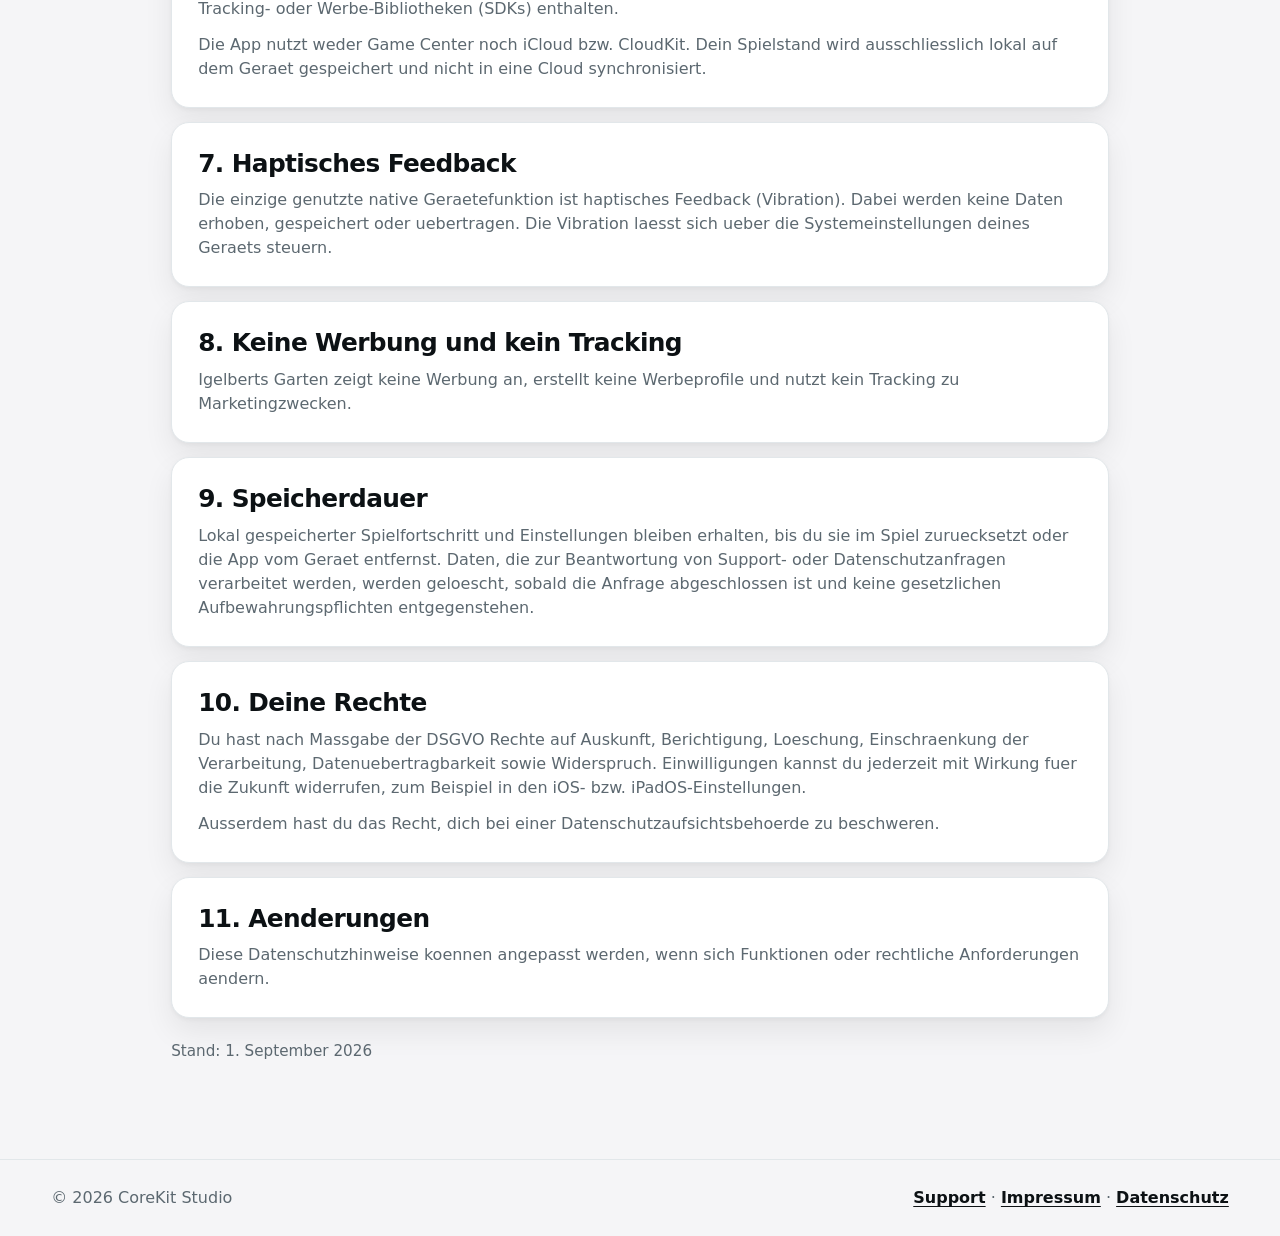
<file: datenschutz/igelbert.html>
<!doctype html>
<html lang="de">
  <head>
    <meta charset="utf-8">
    <meta name="viewport" content="width=device-width, initial-scale=1">
    <meta name="description" content="Datenschutzhinweise fuer das iPhone- und iPad-Spiel Igelberts Garten von CoreKit Studio.">
    <title>Datenschutz Igelberts Garten - CoreKit Studio</title>
    <link rel="canonical" href="https://corekit-studio.de/datenschutz/igelbert.html">
    <link rel="stylesheet" href="../styles.css?v=20260912-cleanup-1">
  </head>
  <body>
        <header class="site-header">
      <a class="brand" href="../index.html#top" aria-label="Startseite">
        <img class="brand-logo" src="../assets/corekit-logo.svg" alt="" width="34" height="34" aria-hidden="true">
        <span>CoreKit Studio</span>
      </a>
      <nav class="nav" aria-label="Hauptnavigation">
        <details class="nav-apps">
          <summary>Apps</summary>
          <div class="nav-apps-menu">
            <a href="../index.html#corsync">CorSync</a>
            <a href="../index.html#puretank">PureTank</a>
            <a href="../index.html#korb">Korb</a>
            <a href="../index.html#flexrente">FlexRente</a>
            <a href="../index.html#klarwetter">KlarWetter</a>
            <a href="../index.html#thaientry">ThaiEntry</a>
            <a href="../index.html#igelbert">Igelbert</a>
          </div>
        </details>
        <a href="../index.html#funktionen">Funktionen</a>
        <a href="../index.html#kontakt">Kontakt</a>
        <a href="../support.html">Support</a>
      </nav>
    </header>

    <main class="legal-page">
      <section class="legal-hero" aria-labelledby="privacy-title">
        <p class="section-kicker">App-Datenschutz</p>
        <h1 id="privacy-title">Igelberts Garten</h1>
        <p class="lead">Datenschutzhinweise fuer das iPhone- und iPad-Spiel Igelberts Garten.</p>
      </section>

      <section class="legal-content">
        <article class="legal-panel">
          <h2>1. Verantwortlicher</h2>
          <p>
            Stefan Riegler<br>
            c/o flexdienst – #21287<br>
            Kurt-Schumacher-Straße 74<br>
            67663 Kaiserslautern<br>
            Deutschland
          </p>
          <p>Datenschutzkontakt: <a href="mailto:privacy@corekit-studio.de">privacy@corekit-studio.de</a></p>
        </article>

        <article class="legal-panel">
          <h2>2. Zweck der App</h2>
          <p>
            Igelberts Garten ist ein Match-3-Unterhaltungsspiel fuer iPhone und iPad. Ziel ist es, Fruechte zu kombinieren, Level zu loesen und den Obstgarten spielerisch zu retten. Das Spiel ist kostenlos, benoetigt kein Benutzerkonto und keine Registrierung.
          </p>
        </article>

        <article class="legal-panel">
          <h2>3. Verarbeitete Daten</h2>
          <p>
            Igelberts Garten erhebt keine personenbezogenen Daten und uebertraegt keine personenbezogenen Daten an den Anbieter. Folgende Daten werden ausschliesslich lokal auf deinem Geraet gespeichert:
          </p>
          <ul class="legal-list">
            <li>Spielfortschritt wie erreichte Level, Sterne, Bestpunktzahlen und freigeschaltete Inhalte</li>
            <li>im Spiel verdiente Muenzen sowie genutzte oder erhaltene Spielhilfen</li>
            <li>App-Einstellungen wie Musik, Toneffekte und Schwierigkeitsgrad</li>
          </ul>
          <p>
            Diese Daten verbleiben auf deinem Geraet und dienen ausschliesslich dazu, deinen Spielstand und deine Einstellungen zu sichern.
          </p>
        </article>

        <article class="legal-panel">
          <h2>4. Rechtsgrundlagen</h2>
          <p>
            Die lokale Verarbeitung von Spielfortschritt und Einstellungen erfolgt zur Bereitstellung der Spielfunktionen nach Art. 6 Abs. 1 lit. b DSGVO bzw. auf Grundlage berechtigter Interessen nach Art. 6 Abs. 1 lit. f DSGVO.
          </p>
        </article>

        <article class="legal-panel">
          <h2>5. Kostenlos und ohne versteckte Kosten</h2>
          <p>
            Igelberts Garten ist vollstaendig kostenlos nutzbar und enthaelt keine versteckten Kosten. Muenzen und Spielhilfen sind eine reine Spielwaehrung, die im Spiel verdient wird; es werden hierfuer keine Zahlungs- oder Rechnungsdaten von dir verarbeitet.
          </p>
        </article>

        <article class="legal-panel">
          <h2>6. Vollstaendig offline, kein Cloud-Dienst</h2>
          <p>
            Igelberts Garten funktioniert zu 100 % offline. Die App stellt keine Netzwerkverbindungen her, ruft keine externen Server auf und uebertraegt keine Daten an den Anbieter oder an Dritte. Es sind keine Analyse-, Tracking- oder Werbe-Bibliotheken (SDKs) enthalten.
          </p>
          <p>
            Die App nutzt weder Game Center noch iCloud bzw. CloudKit. Dein Spielstand wird ausschliesslich lokal auf dem Geraet gespeichert und nicht in eine Cloud synchronisiert.
          </p>
        </article>

        <article class="legal-panel">
          <h2>7. Haptisches Feedback</h2>
          <p>
            Die einzige genutzte native Geraetefunktion ist haptisches Feedback (Vibration). Dabei werden keine Daten erhoben, gespeichert oder uebertragen. Die Vibration laesst sich ueber die Systemeinstellungen deines Geraets steuern.
          </p>
        </article>

        <article class="legal-panel">
          <h2>8. Keine Werbung und kein Tracking</h2>
          <p>
            Igelberts Garten zeigt keine Werbung an, erstellt keine Werbeprofile und nutzt kein Tracking zu Marketingzwecken.
          </p>
        </article>

        <article class="legal-panel">
          <h2>9. Speicherdauer</h2>
          <p>
            Lokal gespeicherter Spielfortschritt und Einstellungen bleiben erhalten, bis du sie im Spiel zuruecksetzt oder die App vom Geraet entfernst. Daten, die zur Beantwortung von Support- oder Datenschutzanfragen verarbeitet werden, werden geloescht, sobald die Anfrage abgeschlossen ist und keine gesetzlichen Aufbewahrungspflichten entgegenstehen.
          </p>
        </article>

        <article class="legal-panel">
          <h2>10. Deine Rechte</h2>
          <p>
            Du hast nach Massgabe der DSGVO Rechte auf Auskunft, Berichtigung, Loeschung, Einschraenkung der Verarbeitung, Datenuebertragbarkeit sowie Widerspruch. Einwilligungen kannst du jederzeit mit Wirkung fuer die Zukunft widerrufen, zum Beispiel in den iOS- bzw. iPadOS-Einstellungen.
          </p>
          <p>
            Ausserdem hast du das Recht, dich bei einer Datenschutzaufsichtsbehoerde zu beschweren.
          </p>
        </article>

        <article class="legal-panel">
          <h2>11. Aenderungen</h2>
          <p>
            Diese Datenschutzhinweise koennen angepasst werden, wenn sich Funktionen oder rechtliche Anforderungen aendern.
          </p>
        </article>

        <p class="legal-updated">Stand: 1. September 2026</p>
      </section>
    </main>

    <footer class="footer">
      <span>© <span id="year">2026</span> CoreKit Studio</span>
      <span><a href="../support.html">Support</a> · <a href="../impressum.html">Impressum</a> · <a href="../datenschutz.html">Datenschutz</a></span>
    </footer>

    <script>
      document.getElementById("year").textContent = new Date().getFullYear();
      // Apps-Aufklappmenü: schließt bei Klick außerhalb und Escape
      (function () {
        var d = document.querySelector(".nav-apps");
        if (!d) return;
        document.addEventListener("click", function (e) {
          if (d.open && !d.contains(e.target)) d.removeAttribute("open");
        });
        document.addEventListener("keydown", function (e) {
          if (e.key === "Escape" && d.open) d.removeAttribute("open");
        });
      })();

    </script>
  </body>
</html>
</file>
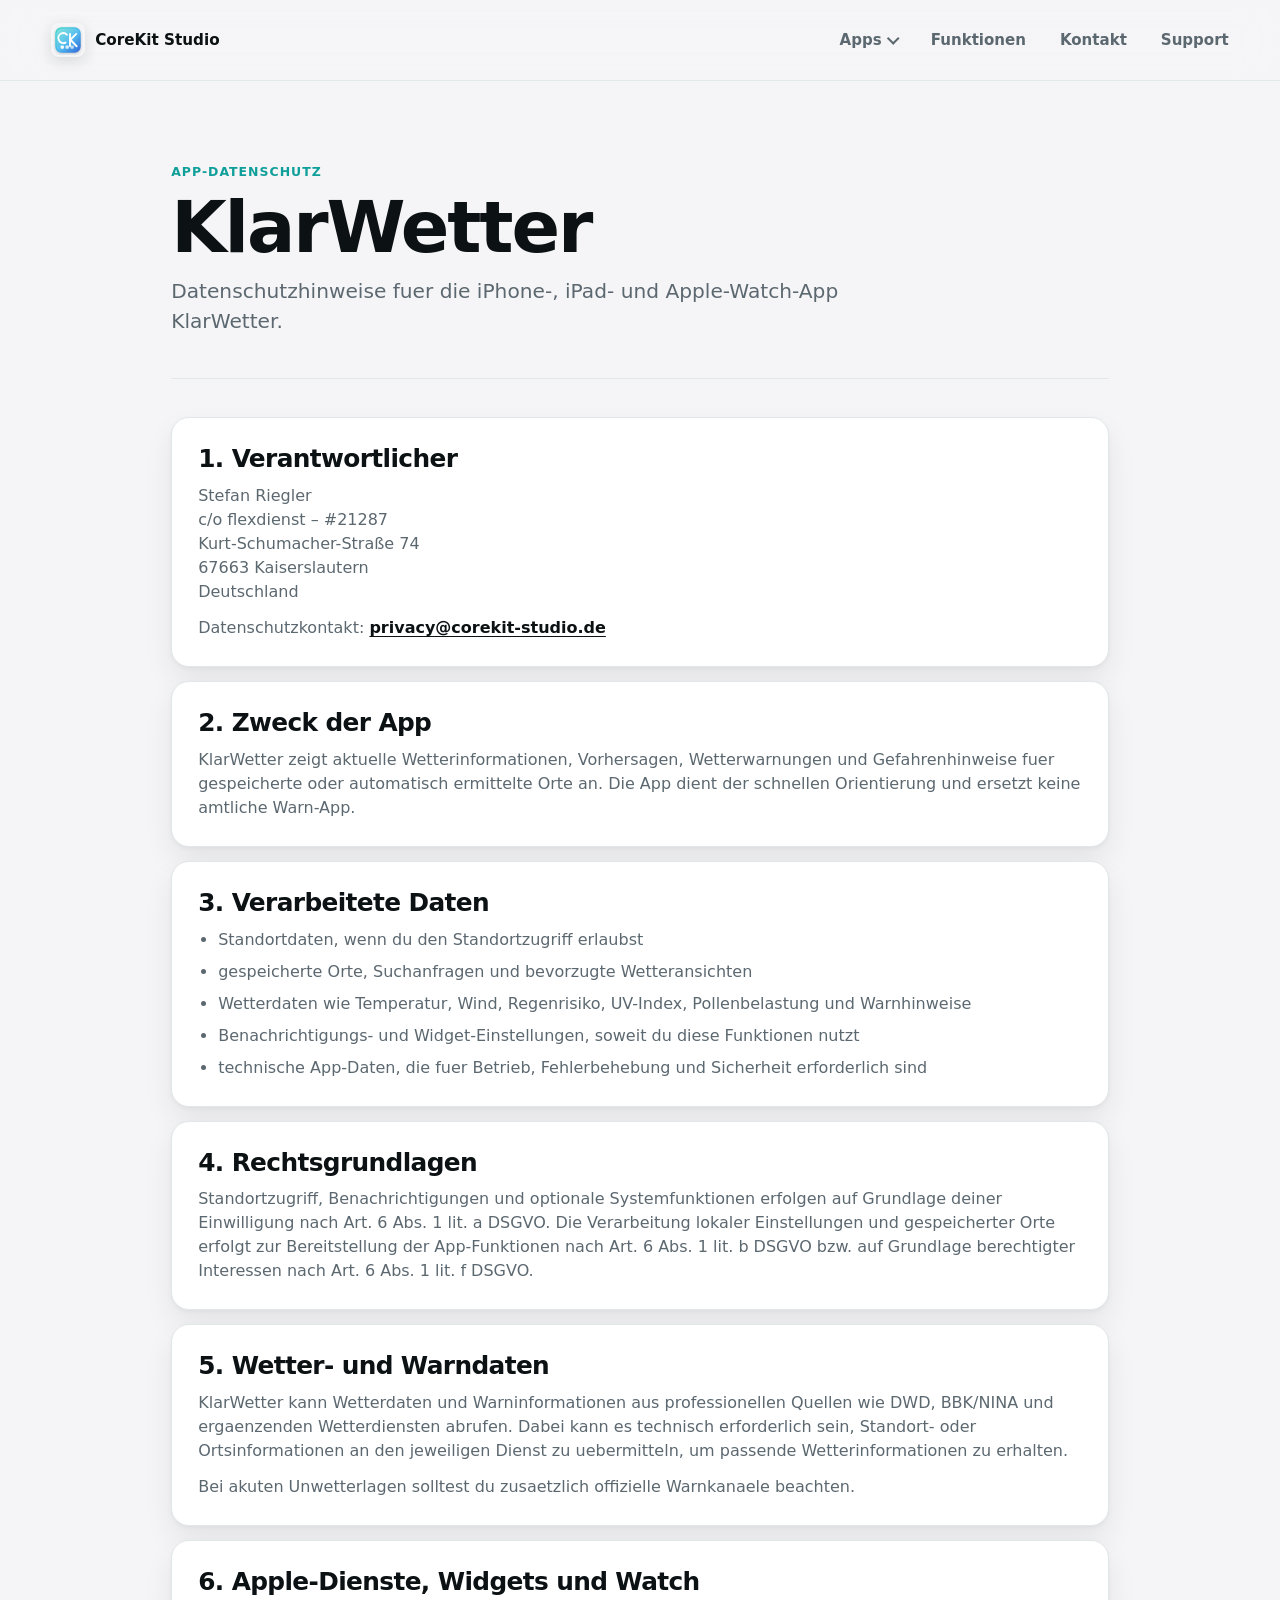
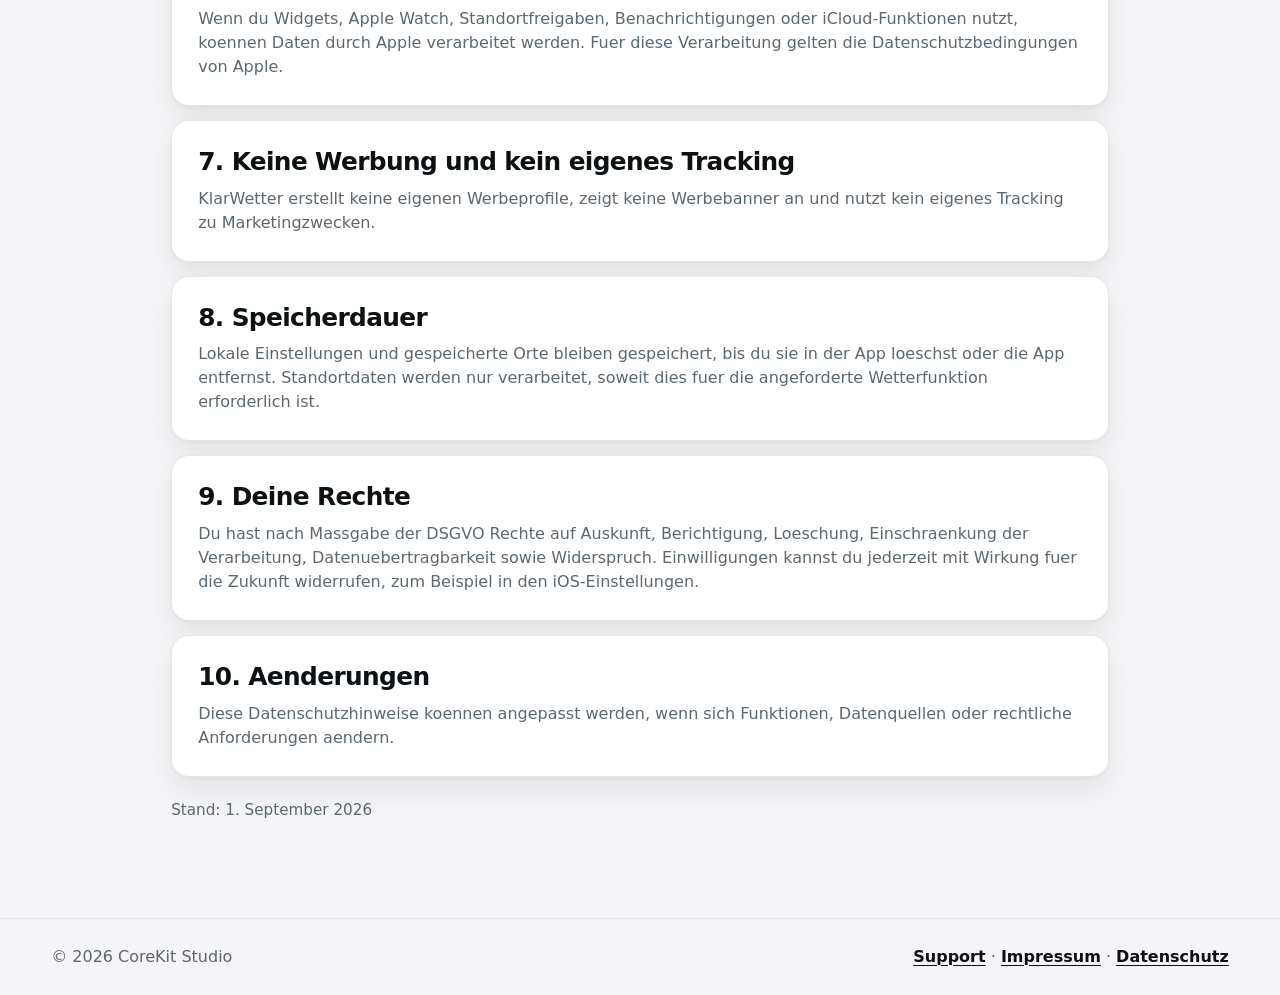
<file: datenschutz/klarwetter.html>
<!doctype html>
<html lang="de">
  <head>
    <meta charset="utf-8">
    <meta name="viewport" content="width=device-width, initial-scale=1">
    <meta name="description" content="Datenschutzhinweise fuer die iPhone-, iPad- und Apple-Watch-App KlarWetter von CoreKit Studio.">
    <title>Datenschutz KlarWetter - CoreKit Studio</title>
    <link rel="canonical" href="https://corekit-studio.de/datenschutz/klarwetter.html">
    <link rel="stylesheet" href="../styles.css?v=20260912-cleanup-1">
  </head>
  <body>
        <header class="site-header">
      <a class="brand" href="../index.html#top" aria-label="Startseite">
        <img class="brand-logo" src="../assets/corekit-logo.svg" alt="" width="34" height="34" aria-hidden="true">
        <span>CoreKit Studio</span>
      </a>
      <nav class="nav" aria-label="Hauptnavigation">
        <details class="nav-apps">
          <summary>Apps</summary>
          <div class="nav-apps-menu">
            <a href="../index.html#corsync">CorSync</a>
            <a href="../index.html#puretank">PureTank</a>
            <a href="../index.html#korb">Korb</a>
            <a href="../index.html#flexrente">FlexRente</a>
            <a href="../index.html#klarwetter">KlarWetter</a>
            <a href="../index.html#thaientry">ThaiEntry</a>
            <a href="../index.html#igelbert">Igelbert</a>
          </div>
        </details>
        <a href="../index.html#funktionen">Funktionen</a>
        <a href="../index.html#kontakt">Kontakt</a>
        <a href="../support.html">Support</a>
      </nav>
    </header>

    <main class="legal-page">
      <section class="legal-hero" aria-labelledby="privacy-title">
        <p class="section-kicker">App-Datenschutz</p>
        <h1 id="privacy-title">KlarWetter</h1>
        <p class="lead">Datenschutzhinweise fuer die iPhone-, iPad- und Apple-Watch-App KlarWetter.</p>
      </section>

      <section class="legal-content">
        <article class="legal-panel">
          <h2>1. Verantwortlicher</h2>
          <p>
            Stefan Riegler<br>
            c/o flexdienst – #21287<br>
            Kurt-Schumacher-Straße 74<br>
            67663 Kaiserslautern<br>
            Deutschland
          </p>
          <p>Datenschutzkontakt: <a href="mailto:privacy@corekit-studio.de">privacy@corekit-studio.de</a></p>
        </article>

        <article class="legal-panel">
          <h2>2. Zweck der App</h2>
          <p>
            KlarWetter zeigt aktuelle Wetterinformationen, Vorhersagen, Wetterwarnungen und Gefahrenhinweise fuer gespeicherte oder automatisch ermittelte Orte an. Die App dient der schnellen Orientierung und ersetzt keine amtliche Warn-App.
          </p>
        </article>

        <article class="legal-panel">
          <h2>3. Verarbeitete Daten</h2>
          <ul class="legal-list">
            <li>Standortdaten, wenn du den Standortzugriff erlaubst</li>
            <li>gespeicherte Orte, Suchanfragen und bevorzugte Wetteransichten</li>
            <li>Wetterdaten wie Temperatur, Wind, Regenrisiko, UV-Index, Pollenbelastung und Warnhinweise</li>
            <li>Benachrichtigungs- und Widget-Einstellungen, soweit du diese Funktionen nutzt</li>
            <li>technische App-Daten, die fuer Betrieb, Fehlerbehebung und Sicherheit erforderlich sind</li>
          </ul>
        </article>

        <article class="legal-panel">
          <h2>4. Rechtsgrundlagen</h2>
          <p>
            Standortzugriff, Benachrichtigungen und optionale Systemfunktionen erfolgen auf Grundlage deiner Einwilligung nach Art. 6 Abs. 1 lit. a DSGVO. Die Verarbeitung lokaler Einstellungen und gespeicherter Orte erfolgt zur Bereitstellung der App-Funktionen nach Art. 6 Abs. 1 lit. b DSGVO bzw. auf Grundlage berechtigter Interessen nach Art. 6 Abs. 1 lit. f DSGVO.
          </p>
        </article>

        <article class="legal-panel">
          <h2>5. Wetter- und Warndaten</h2>
          <p>
            KlarWetter kann Wetterdaten und Warninformationen aus professionellen Quellen wie DWD, BBK/NINA und ergaenzenden Wetterdiensten abrufen. Dabei kann es technisch erforderlich sein, Standort- oder Ortsinformationen an den jeweiligen Dienst zu uebermitteln, um passende Wetterinformationen zu erhalten.
          </p>
          <p>
            Bei akuten Unwetterlagen solltest du zusaetzlich offizielle Warnkanaele beachten.
          </p>
        </article>

        <article class="legal-panel">
          <h2>6. Apple-Dienste, Widgets und Watch</h2>
          <p>
            Wenn du Widgets, Apple Watch, Standortfreigaben, Benachrichtigungen oder iCloud-Funktionen nutzt, koennen Daten durch Apple verarbeitet werden. Fuer diese Verarbeitung gelten die Datenschutzbedingungen von Apple.
          </p>
        </article>

        <article class="legal-panel">
          <h2>7. Keine Werbung und kein eigenes Tracking</h2>
          <p>
            KlarWetter erstellt keine eigenen Werbeprofile, zeigt keine Werbebanner an und nutzt kein eigenes Tracking zu Marketingzwecken.
          </p>
        </article>

        <article class="legal-panel">
          <h2>8. Speicherdauer</h2>
          <p>
            Lokale Einstellungen und gespeicherte Orte bleiben gespeichert, bis du sie in der App loeschst oder die App entfernst. Standortdaten werden nur verarbeitet, soweit dies fuer die angeforderte Wetterfunktion erforderlich ist.
          </p>
        </article>

        <article class="legal-panel">
          <h2>9. Deine Rechte</h2>
          <p>
            Du hast nach Massgabe der DSGVO Rechte auf Auskunft, Berichtigung, Loeschung, Einschraenkung der Verarbeitung, Datenuebertragbarkeit sowie Widerspruch. Einwilligungen kannst du jederzeit mit Wirkung fuer die Zukunft widerrufen, zum Beispiel in den iOS-Einstellungen.
          </p>
        </article>

        <article class="legal-panel">
          <h2>10. Aenderungen</h2>
          <p>
            Diese Datenschutzhinweise koennen angepasst werden, wenn sich Funktionen, Datenquellen oder rechtliche Anforderungen aendern.
          </p>
        </article>

        <p class="legal-updated">Stand: 1. September 2026</p>
      </section>
    </main>

    <footer class="footer">
      <span>© <span id="year">2026</span> CoreKit Studio</span>
      <span><a href="../support.html">Support</a> · <a href="../impressum.html">Impressum</a> · <a href="../datenschutz.html">Datenschutz</a></span>
    </footer>

    <script>
      document.getElementById("year").textContent = new Date().getFullYear();
      // Apps-Aufklappmenü: schließt bei Klick außerhalb und Escape
      (function () {
        var d = document.querySelector(".nav-apps");
        if (!d) return;
        document.addEventListener("click", function (e) {
          if (d.open && !d.contains(e.target)) d.removeAttribute("open");
        });
        document.addEventListener("keydown", function (e) {
          if (e.key === "Escape" && d.open) d.removeAttribute("open");
        });
      })();

    </script>
  </body>
</html>
</file>
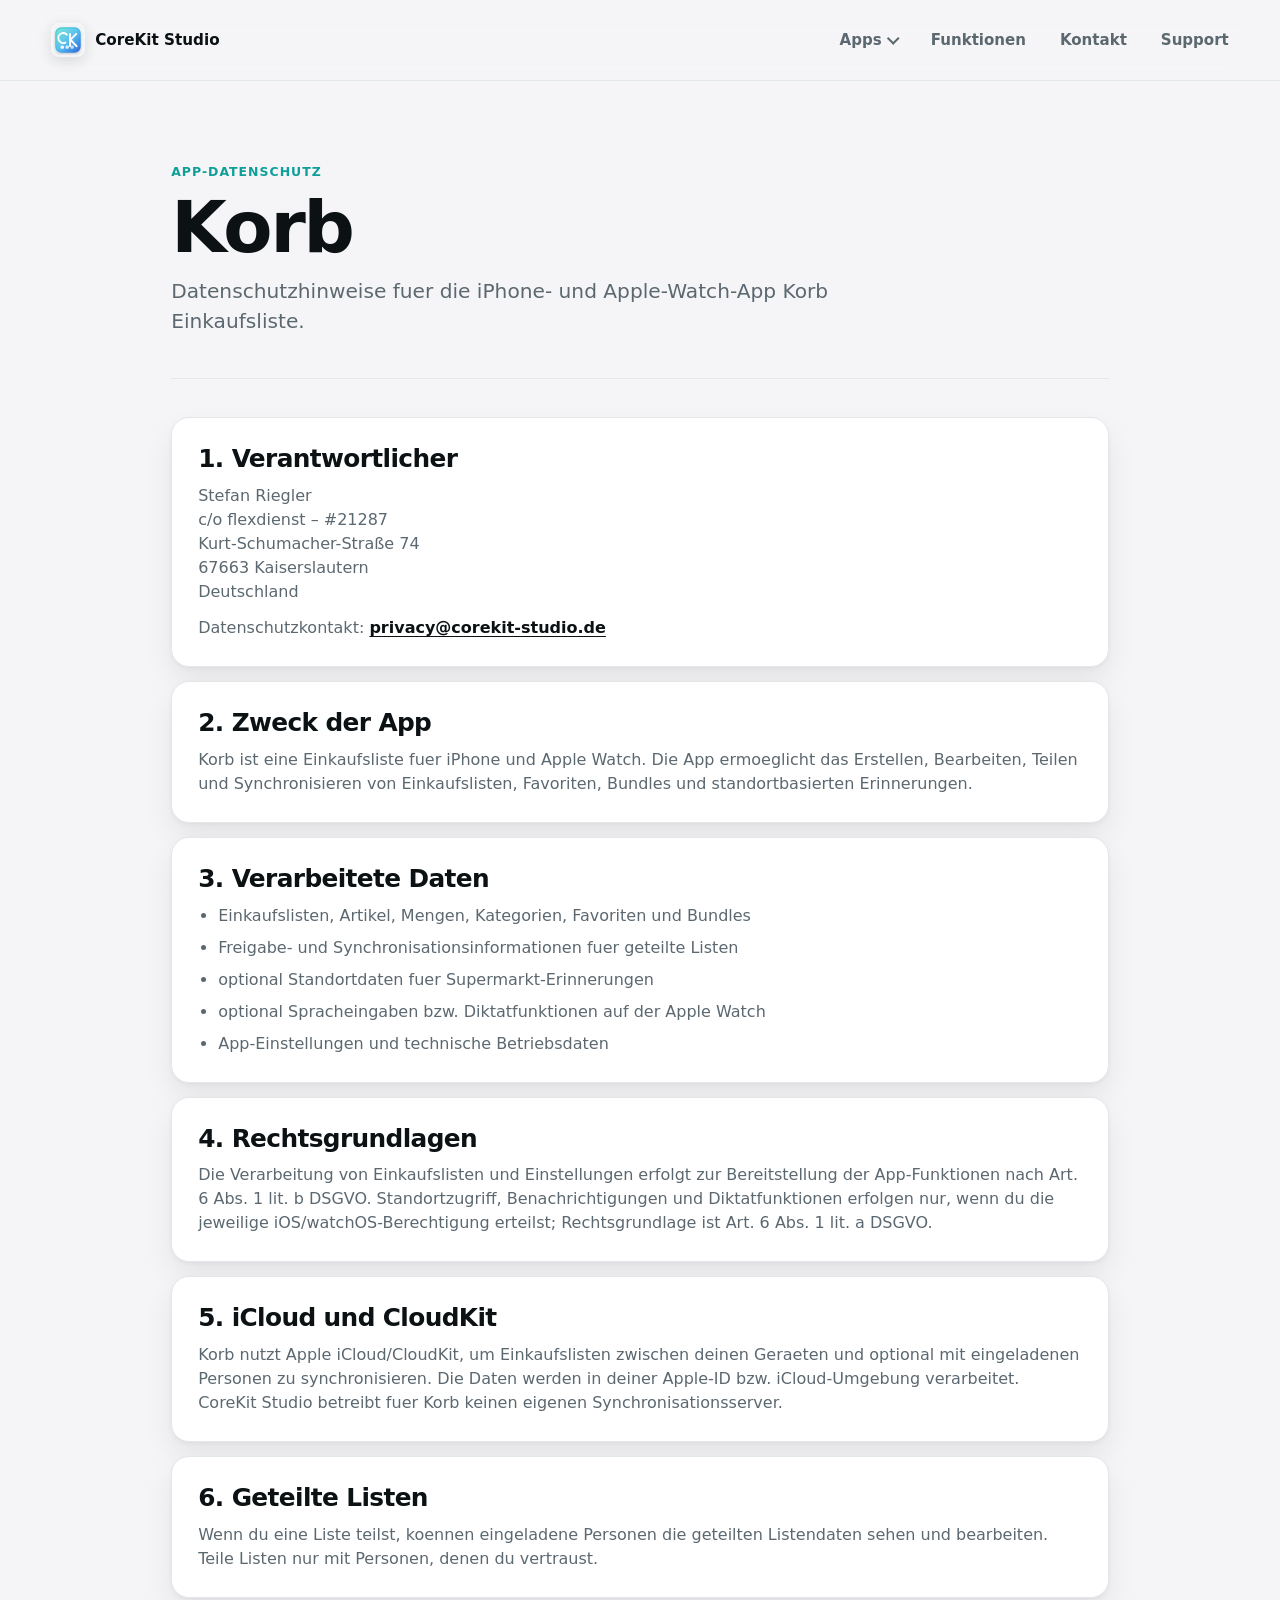
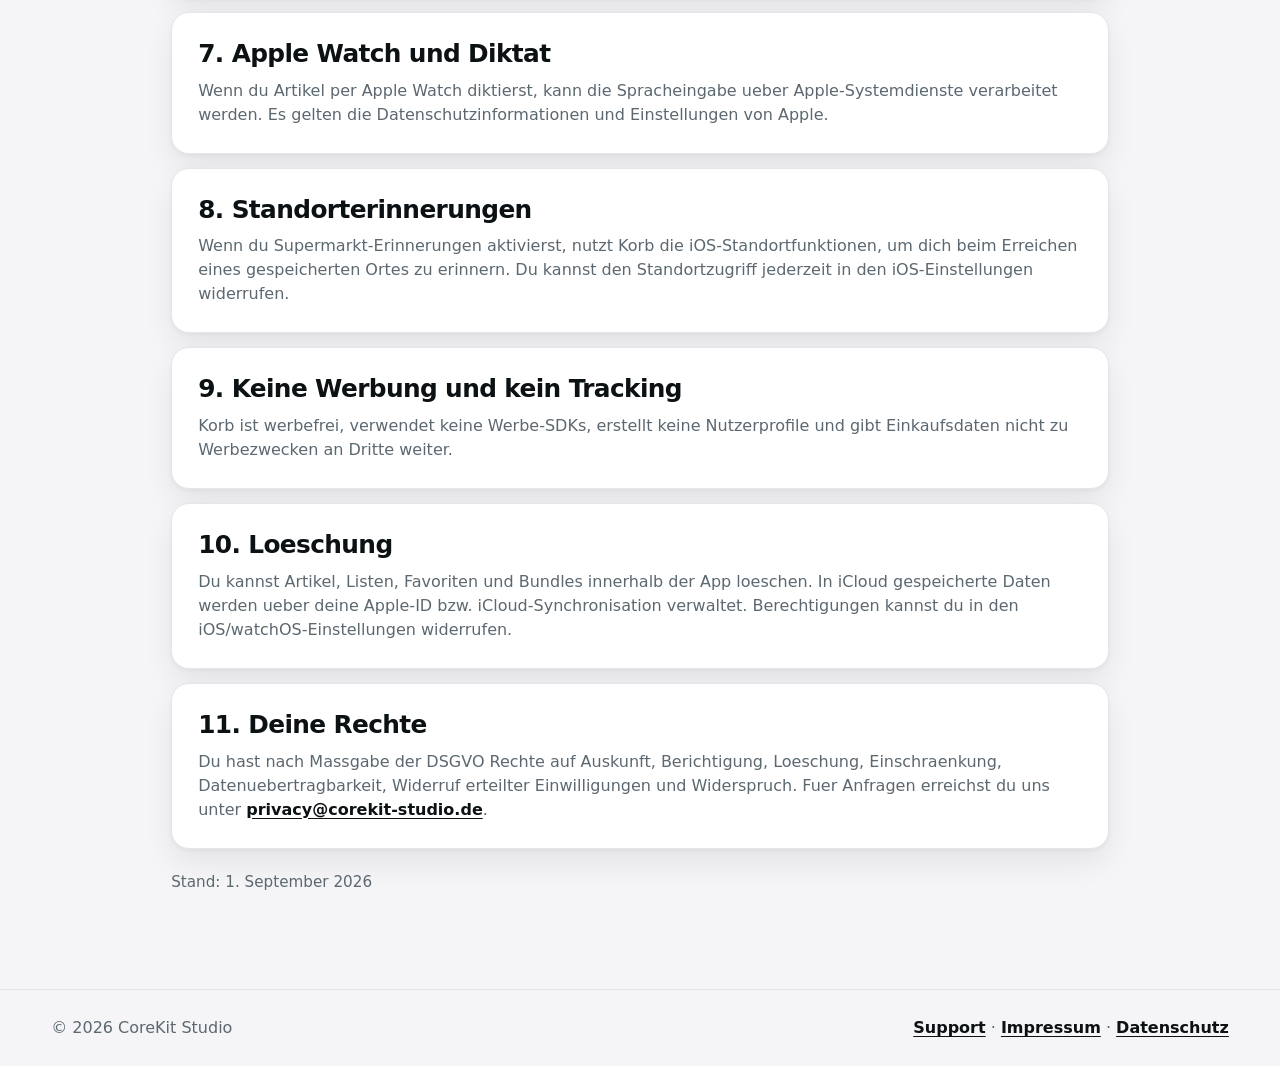
<file: datenschutz/korb.html>
<!doctype html>
<html lang="de">
  <head>
    <meta charset="utf-8">
    <meta name="viewport" content="width=device-width, initial-scale=1">
    <meta name="description" content="Datenschutzhinweise fuer Korb von CoreKit Studio.">
    <title>Datenschutz Korb - CoreKit Studio</title>
    <link rel="stylesheet" href="../styles.css?v=20260912-cleanup-1">
  </head>
  <body>
        <header class="site-header">
      <a class="brand" href="../index.html#top" aria-label="Startseite">
        <img class="brand-logo" src="../assets/corekit-logo.svg" alt="" width="34" height="34" aria-hidden="true">
        <span>CoreKit Studio</span>
      </a>
      <nav class="nav" aria-label="Hauptnavigation">
        <details class="nav-apps">
          <summary>Apps</summary>
          <div class="nav-apps-menu">
            <a href="../index.html#corsync">CorSync</a>
            <a href="../index.html#puretank">PureTank</a>
            <a href="../index.html#korb">Korb</a>
            <a href="../index.html#flexrente">FlexRente</a>
            <a href="../index.html#klarwetter">KlarWetter</a>
            <a href="../index.html#thaientry">ThaiEntry</a>
            <a href="../index.html#igelbert">Igelbert</a>
          </div>
        </details>
        <a href="../index.html#funktionen">Funktionen</a>
        <a href="../index.html#kontakt">Kontakt</a>
        <a href="../support.html">Support</a>
      </nav>
    </header>

    <main class="legal-page">
      <section class="legal-hero" aria-labelledby="korb-privacy-title">
        <p class="section-kicker">App-Datenschutz</p>
        <h1 id="korb-privacy-title">Korb</h1>
        <p class="lead">Datenschutzhinweise fuer die iPhone- und Apple-Watch-App Korb Einkaufsliste.</p>
      </section>

      <section class="legal-content">
        <article class="legal-panel">
          <h2>1. Verantwortlicher</h2>
          <p>
            Stefan Riegler<br>
            c/o flexdienst – #21287<br>
            Kurt-Schumacher-Straße 74<br>
            67663 Kaiserslautern<br>
            Deutschland
          </p>
          <p>Datenschutzkontakt: <a href="mailto:privacy@corekit-studio.de">privacy@corekit-studio.de</a></p>
        </article>

        <article class="legal-panel">
          <h2>2. Zweck der App</h2>
          <p>
            Korb ist eine Einkaufsliste fuer iPhone und Apple Watch. Die App ermoeglicht das Erstellen, Bearbeiten, Teilen und Synchronisieren von Einkaufslisten, Favoriten, Bundles und standortbasierten Erinnerungen.
          </p>
        </article>

        <article class="legal-panel">
          <h2>3. Verarbeitete Daten</h2>
          <ul class="legal-list">
            <li>Einkaufslisten, Artikel, Mengen, Kategorien, Favoriten und Bundles</li>
            <li>Freigabe- und Synchronisationsinformationen fuer geteilte Listen</li>
            <li>optional Standortdaten fuer Supermarkt-Erinnerungen</li>
            <li>optional Spracheingaben bzw. Diktatfunktionen auf der Apple Watch</li>
            <li>App-Einstellungen und technische Betriebsdaten</li>
          </ul>
        </article>

        <article class="legal-panel">
          <h2>4. Rechtsgrundlagen</h2>
          <p>
            Die Verarbeitung von Einkaufslisten und Einstellungen erfolgt zur Bereitstellung der App-Funktionen nach Art. 6 Abs. 1 lit. b DSGVO. Standortzugriff, Benachrichtigungen und Diktatfunktionen erfolgen nur, wenn du die jeweilige iOS/watchOS-Berechtigung erteilst; Rechtsgrundlage ist Art. 6 Abs. 1 lit. a DSGVO.
          </p>
        </article>

        <article class="legal-panel">
          <h2>5. iCloud und CloudKit</h2>
          <p>
            Korb nutzt Apple iCloud/CloudKit, um Einkaufslisten zwischen deinen Geraeten und optional mit eingeladenen Personen zu synchronisieren. Die Daten werden in deiner Apple-ID bzw. iCloud-Umgebung verarbeitet. CoreKit Studio betreibt fuer Korb keinen eigenen Synchronisationsserver.
          </p>
        </article>

        <article class="legal-panel">
          <h2>6. Geteilte Listen</h2>
          <p>
            Wenn du eine Liste teilst, koennen eingeladene Personen die geteilten Listendaten sehen und bearbeiten. Teile Listen nur mit Personen, denen du vertraust.
          </p>
        </article>

        <article class="legal-panel">
          <h2>7. Apple Watch und Diktat</h2>
          <p>
            Wenn du Artikel per Apple Watch diktierst, kann die Spracheingabe ueber Apple-Systemdienste verarbeitet werden. Es gelten die Datenschutzinformationen und Einstellungen von Apple.
          </p>
        </article>

        <article class="legal-panel">
          <h2>8. Standorterinnerungen</h2>
          <p>
            Wenn du Supermarkt-Erinnerungen aktivierst, nutzt Korb die iOS-Standortfunktionen, um dich beim Erreichen eines gespeicherten Ortes zu erinnern. Du kannst den Standortzugriff jederzeit in den iOS-Einstellungen widerrufen.
          </p>
        </article>

        <article class="legal-panel">
          <h2>9. Keine Werbung und kein Tracking</h2>
          <p>
            Korb ist werbefrei, verwendet keine Werbe-SDKs, erstellt keine Nutzerprofile und gibt Einkaufsdaten nicht zu Werbezwecken an Dritte weiter.
          </p>
        </article>

        <article class="legal-panel">
          <h2>10. Loeschung</h2>
          <p>
            Du kannst Artikel, Listen, Favoriten und Bundles innerhalb der App loeschen. In iCloud gespeicherte Daten werden ueber deine Apple-ID bzw. iCloud-Synchronisation verwaltet. Berechtigungen kannst du in den iOS/watchOS-Einstellungen widerrufen.
          </p>
        </article>

        <article class="legal-panel">
          <h2>11. Deine Rechte</h2>
          <p>
            Du hast nach Massgabe der DSGVO Rechte auf Auskunft, Berichtigung, Loeschung, Einschraenkung, Datenuebertragbarkeit, Widerruf erteilter Einwilligungen und Widerspruch. Fuer Anfragen erreichst du uns unter <a href="mailto:privacy@corekit-studio.de">privacy@corekit-studio.de</a>.
          </p>
        </article>

        <p class="legal-updated">Stand: 1. September 2026</p>
      </section>
    </main>

    <footer class="footer">
      <span>© <span id="year">2026</span> CoreKit Studio</span>
      <span><a href="../support.html">Support</a> · <a href="../impressum.html">Impressum</a> · <a href="../datenschutz.html">Datenschutz</a></span>
    </footer>

    <script>
      document.getElementById("year").textContent = new Date().getFullYear();
      // Apps-Aufklappmenü: schließt bei Klick außerhalb und Escape
      (function () {
        var d = document.querySelector(".nav-apps");
        if (!d) return;
        document.addEventListener("click", function (e) {
          if (d.open && !d.contains(e.target)) d.removeAttribute("open");
        });
        document.addEventListener("keydown", function (e) {
          if (e.key === "Escape" && d.open) d.removeAttribute("open");
        });
      })();

    </script>
  </body>
</html>
</file>
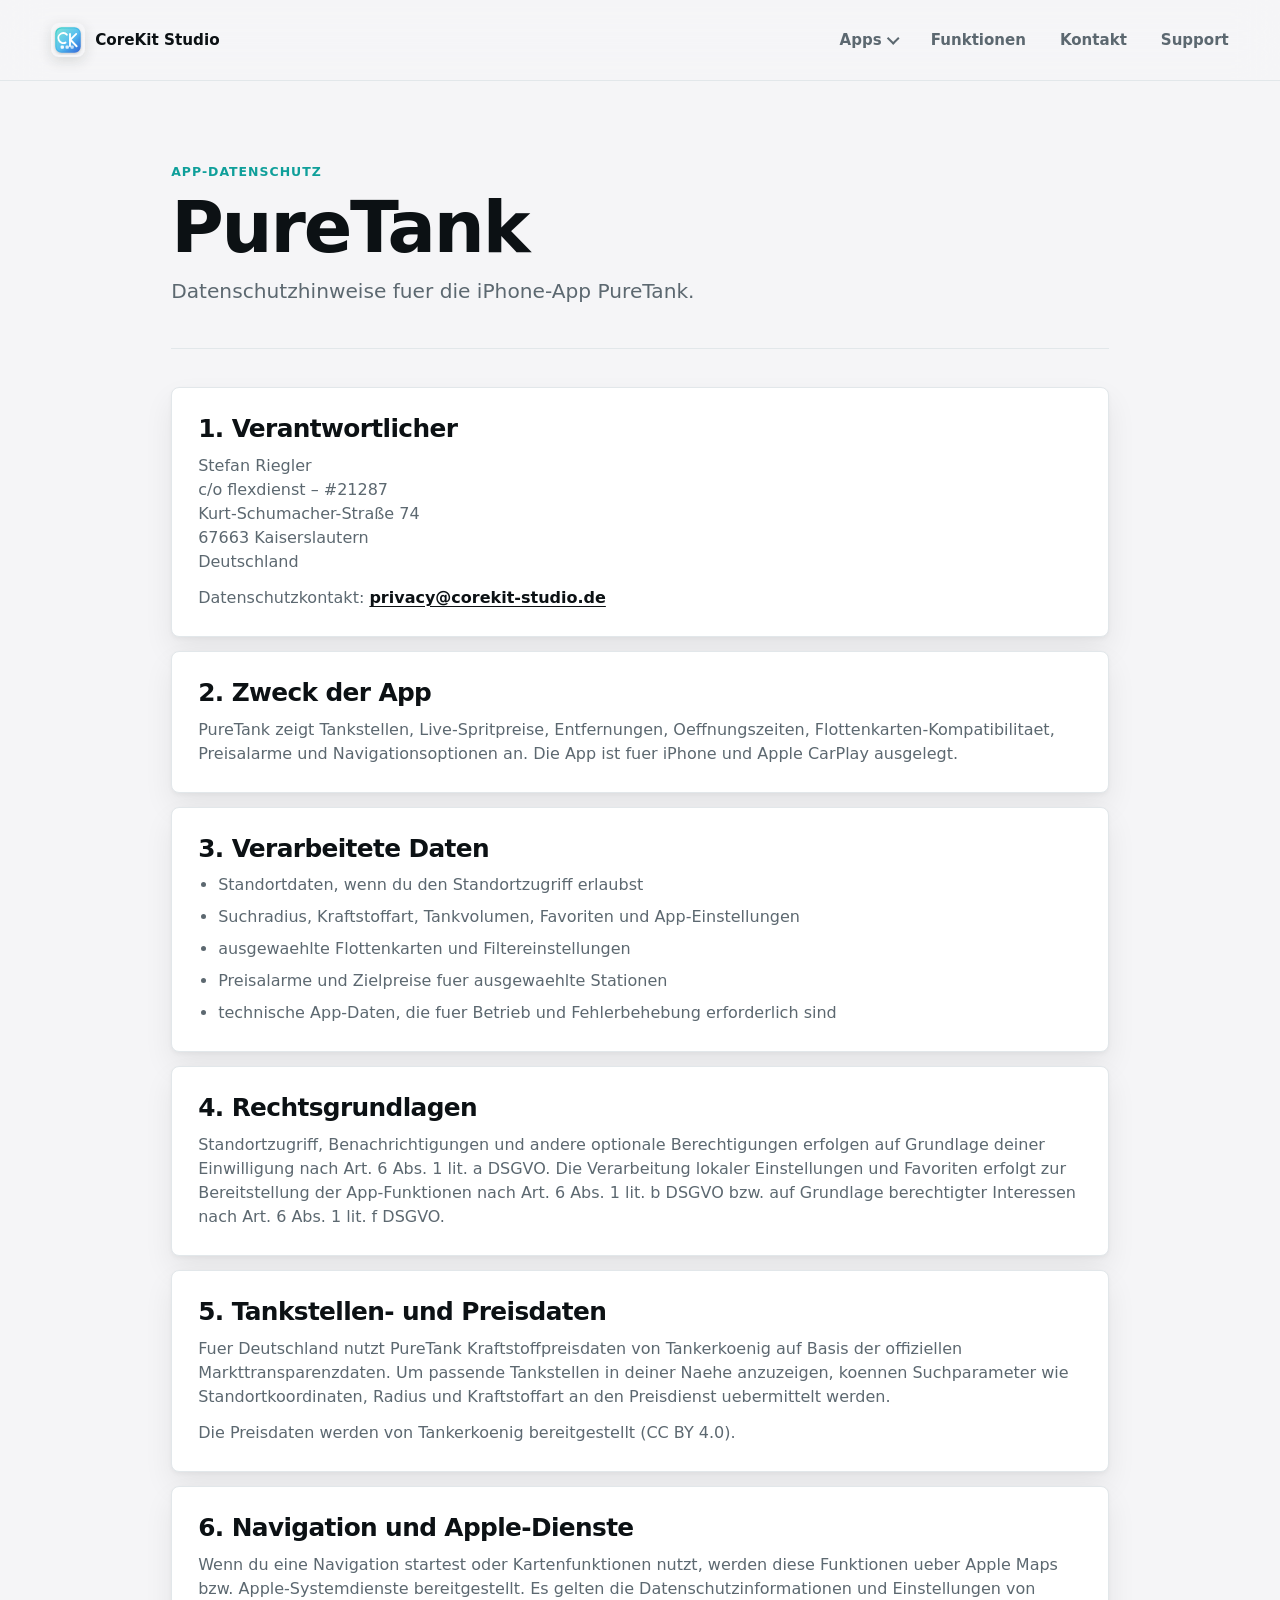
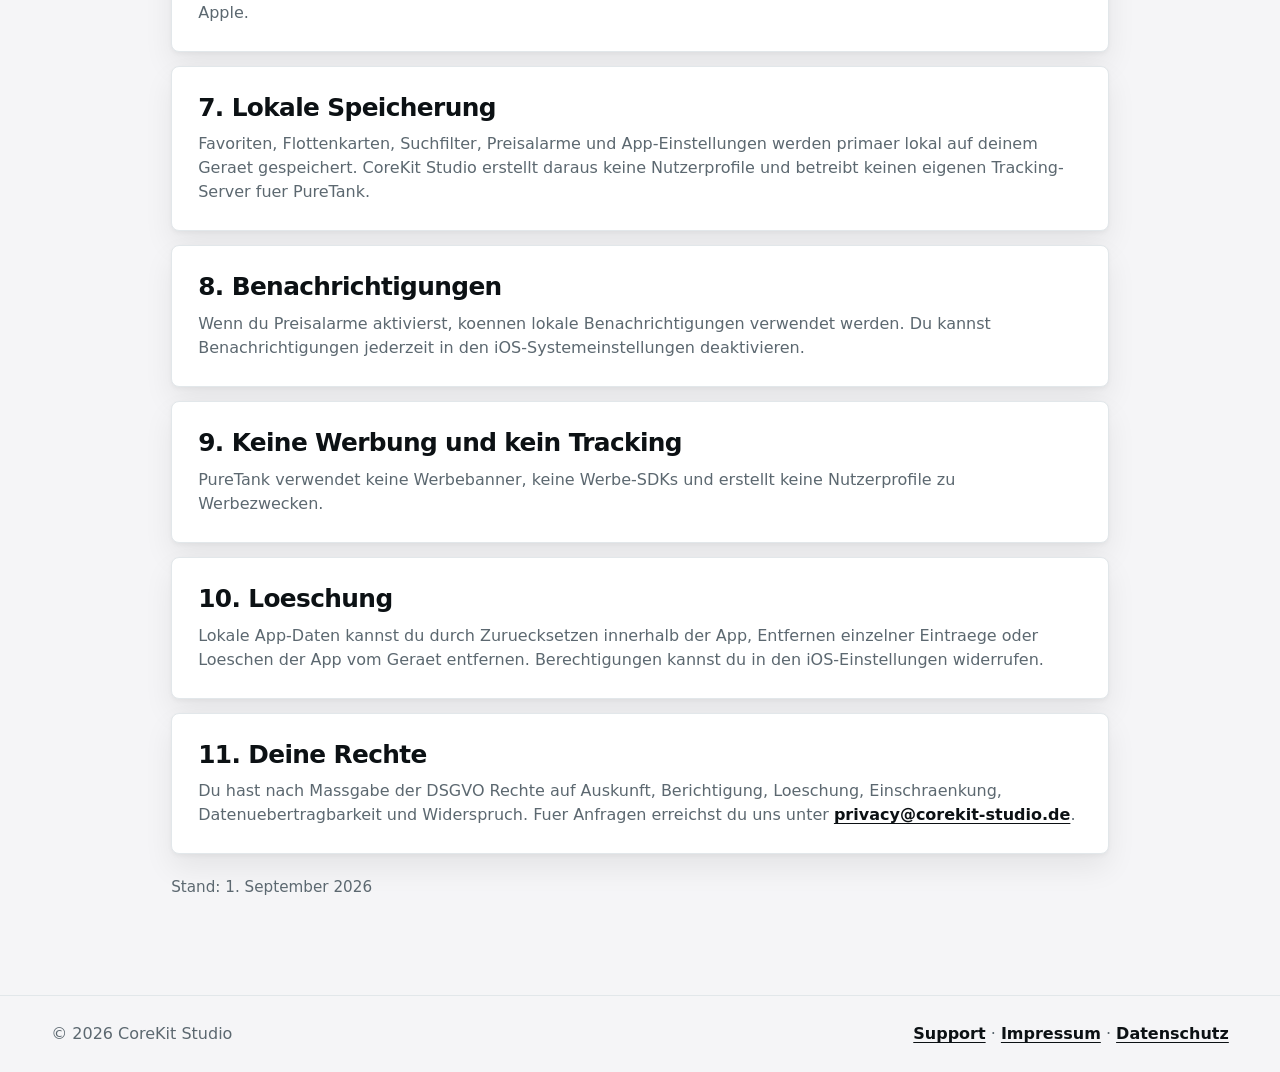
<file: datenschutz/puretank.html>
<!doctype html>
<html lang="de">
  <head>
    <meta charset="utf-8">
    <meta name="viewport" content="width=device-width, initial-scale=1">
    <meta name="description" content="Datenschutzhinweise fuer PureTank von CoreKit Studio.">
    <title>Datenschutz PureTank - CoreKit Studio</title>
    <link rel="stylesheet" href="../styles.css?v=20260912-cleanup-1">
    <style>
      .legal-page{width:min(100%,1040px);margin:0 auto;padding:clamp(44px,7vw,82px) clamp(20px,4vw,56px) clamp(58px,8vw,96px)}
      .legal-page .legal-hero{padding-bottom:clamp(24px,4vw,42px);border-bottom:1px solid var(--line,#dbe2e6)}
      .legal-page h1{max-width:820px;margin:10px 0 14px;font-size:clamp(2.4rem,5.6vw,4.6rem)}
      .legal-page .lead{max-width:760px}
      .legal-content{display:grid;gap:14px;padding-top:clamp(24px,4vw,38px)}
      .legal-panel{padding:clamp(18px,3vw,26px);background:#fff;border:1px solid var(--line,#dbe2e6);border-radius:8px}
      .legal-panel h2{margin:0 0 10px;font-size:clamp(1.25rem,2vw,1.55rem);line-height:1.2}
      .legal-panel p{margin:0;color:var(--muted,#5c6870)}
      .legal-panel p+p,.legal-panel p+ul,.legal-panel ul+p{margin-top:12px}
      .legal-list{display:grid;gap:8px;margin:0;padding-left:20px;color:var(--muted,#5c6870)}
      .legal-panel a,.legal-content a{color:var(--ink,#172026);font-weight:760;text-underline-offset:3px}
      .legal-updated{margin:8px 0 0;color:var(--muted,#5c6870);font-size:.95rem}
    </style>
  </head>
  <body>
        <header class="site-header">
      <a class="brand" href="../index.html#top" aria-label="Startseite">
        <img class="brand-logo" src="../assets/corekit-logo.svg" alt="" width="34" height="34" aria-hidden="true">
        <span>CoreKit Studio</span>
      </a>
      <nav class="nav" aria-label="Hauptnavigation">
        <details class="nav-apps">
          <summary>Apps</summary>
          <div class="nav-apps-menu">
            <a href="../index.html#corsync">CorSync</a>
            <a href="../index.html#puretank">PureTank</a>
            <a href="../index.html#korb">Korb</a>
            <a href="../index.html#flexrente">FlexRente</a>
            <a href="../index.html#klarwetter">KlarWetter</a>
            <a href="../index.html#thaientry">ThaiEntry</a>
            <a href="../index.html#igelbert">Igelbert</a>
          </div>
        </details>
        <a href="../index.html#funktionen">Funktionen</a>
        <a href="../index.html#kontakt">Kontakt</a>
        <a href="../support.html">Support</a>
      </nav>
    </header>

    <main class="legal-page">
      <section class="legal-hero" aria-labelledby="puretank-privacy-title">
        <p class="section-kicker">App-Datenschutz</p>
        <h1 id="puretank-privacy-title">PureTank</h1>
        <p class="lead">Datenschutzhinweise fuer die iPhone-App PureTank.</p>
      </section>

      <section class="legal-content">
        <article class="legal-panel">
          <h2>1. Verantwortlicher</h2>
          <p>
            Stefan Riegler<br>
            c/o flexdienst – #21287<br>
            Kurt-Schumacher-Straße 74<br>
            67663 Kaiserslautern<br>
            Deutschland
          </p>
          <p>Datenschutzkontakt: <a href="mailto:privacy@corekit-studio.de">privacy@corekit-studio.de</a></p>
        </article>

        <article class="legal-panel">
          <h2>2. Zweck der App</h2>
          <p>
            PureTank zeigt Tankstellen, Live-Spritpreise, Entfernungen, Oeffnungszeiten, Flottenkarten-Kompatibilitaet, Preisalarme und Navigationsoptionen an. Die App ist fuer iPhone und Apple CarPlay ausgelegt.
          </p>
        </article>

        <article class="legal-panel">
          <h2>3. Verarbeitete Daten</h2>
          <ul class="legal-list">
            <li>Standortdaten, wenn du den Standortzugriff erlaubst</li>
            <li>Suchradius, Kraftstoffart, Tankvolumen, Favoriten und App-Einstellungen</li>
            <li>ausgewaehlte Flottenkarten und Filtereinstellungen</li>
            <li>Preisalarme und Zielpreise fuer ausgewaehlte Stationen</li>
            <li>technische App-Daten, die fuer Betrieb und Fehlerbehebung erforderlich sind</li>
          </ul>
        </article>

        <article class="legal-panel">
          <h2>4. Rechtsgrundlagen</h2>
          <p>
            Standortzugriff, Benachrichtigungen und andere optionale Berechtigungen erfolgen auf Grundlage deiner Einwilligung nach Art. 6 Abs. 1 lit. a DSGVO. Die Verarbeitung lokaler Einstellungen und Favoriten erfolgt zur Bereitstellung der App-Funktionen nach Art. 6 Abs. 1 lit. b DSGVO bzw. auf Grundlage berechtigter Interessen nach Art. 6 Abs. 1 lit. f DSGVO.
          </p>
        </article>

        <article class="legal-panel">
          <h2>5. Tankstellen- und Preisdaten</h2>
          <p>
            Fuer Deutschland nutzt PureTank Kraftstoffpreisdaten von Tankerkoenig auf Basis der offiziellen Markttransparenzdaten. Um passende Tankstellen in deiner Naehe anzuzeigen, koennen Suchparameter wie Standortkoordinaten, Radius und Kraftstoffart an den Preisdienst uebermittelt werden.
          </p>
          <p>
            Die Preisdaten werden von Tankerkoenig bereitgestellt (CC BY 4.0).
          </p>
        </article>

        <article class="legal-panel">
          <h2>6. Navigation und Apple-Dienste</h2>
          <p>
            Wenn du eine Navigation startest oder Kartenfunktionen nutzt, werden diese Funktionen ueber Apple Maps bzw. Apple-Systemdienste bereitgestellt. Es gelten die Datenschutzinformationen und Einstellungen von Apple.
          </p>
        </article>

        <article class="legal-panel">
          <h2>7. Lokale Speicherung</h2>
          <p>
            Favoriten, Flottenkarten, Suchfilter, Preisalarme und App-Einstellungen werden primaer lokal auf deinem Geraet gespeichert. CoreKit Studio erstellt daraus keine Nutzerprofile und betreibt keinen eigenen Tracking-Server fuer PureTank.
          </p>
        </article>

        <article class="legal-panel">
          <h2>8. Benachrichtigungen</h2>
          <p>
            Wenn du Preisalarme aktivierst, koennen lokale Benachrichtigungen verwendet werden. Du kannst Benachrichtigungen jederzeit in den iOS-Systemeinstellungen deaktivieren.
          </p>
        </article>

        <article class="legal-panel">
          <h2>9. Keine Werbung und kein Tracking</h2>
          <p>
            PureTank verwendet keine Werbebanner, keine Werbe-SDKs und erstellt keine Nutzerprofile zu Werbezwecken.
          </p>
        </article>

        <article class="legal-panel">
          <h2>10. Loeschung</h2>
          <p>
            Lokale App-Daten kannst du durch Zuruecksetzen innerhalb der App, Entfernen einzelner Eintraege oder Loeschen der App vom Geraet entfernen. Berechtigungen kannst du in den iOS-Einstellungen widerrufen.
          </p>
        </article>

        <article class="legal-panel">
          <h2>11. Deine Rechte</h2>
          <p>
            Du hast nach Massgabe der DSGVO Rechte auf Auskunft, Berichtigung, Loeschung, Einschraenkung, Datenuebertragbarkeit und Widerspruch. Fuer Anfragen erreichst du uns unter <a href="mailto:privacy@corekit-studio.de">privacy@corekit-studio.de</a>.
          </p>
        </article>

        <p class="legal-updated">Stand: 1. September 2026</p>
      </section>
    </main>

    <footer class="footer">
      <span>© <span id="year">2026</span> CoreKit Studio</span>
      <span><a href="../support.html">Support</a> · <a href="../impressum.html">Impressum</a> · <a href="../datenschutz.html">Datenschutz</a></span>
    </footer>

    <script>
      document.getElementById("year").textContent = new Date().getFullYear();
      // Apps-Aufklappmenü: schließt bei Klick außerhalb und Escape
      (function () {
        var d = document.querySelector(".nav-apps");
        if (!d) return;
        document.addEventListener("click", function (e) {
          if (d.open && !d.contains(e.target)) d.removeAttribute("open");
        });
        document.addEventListener("keydown", function (e) {
          if (e.key === "Escape" && d.open) d.removeAttribute("open");
        });
      })();

    </script>
  </body>
</html>
</file>
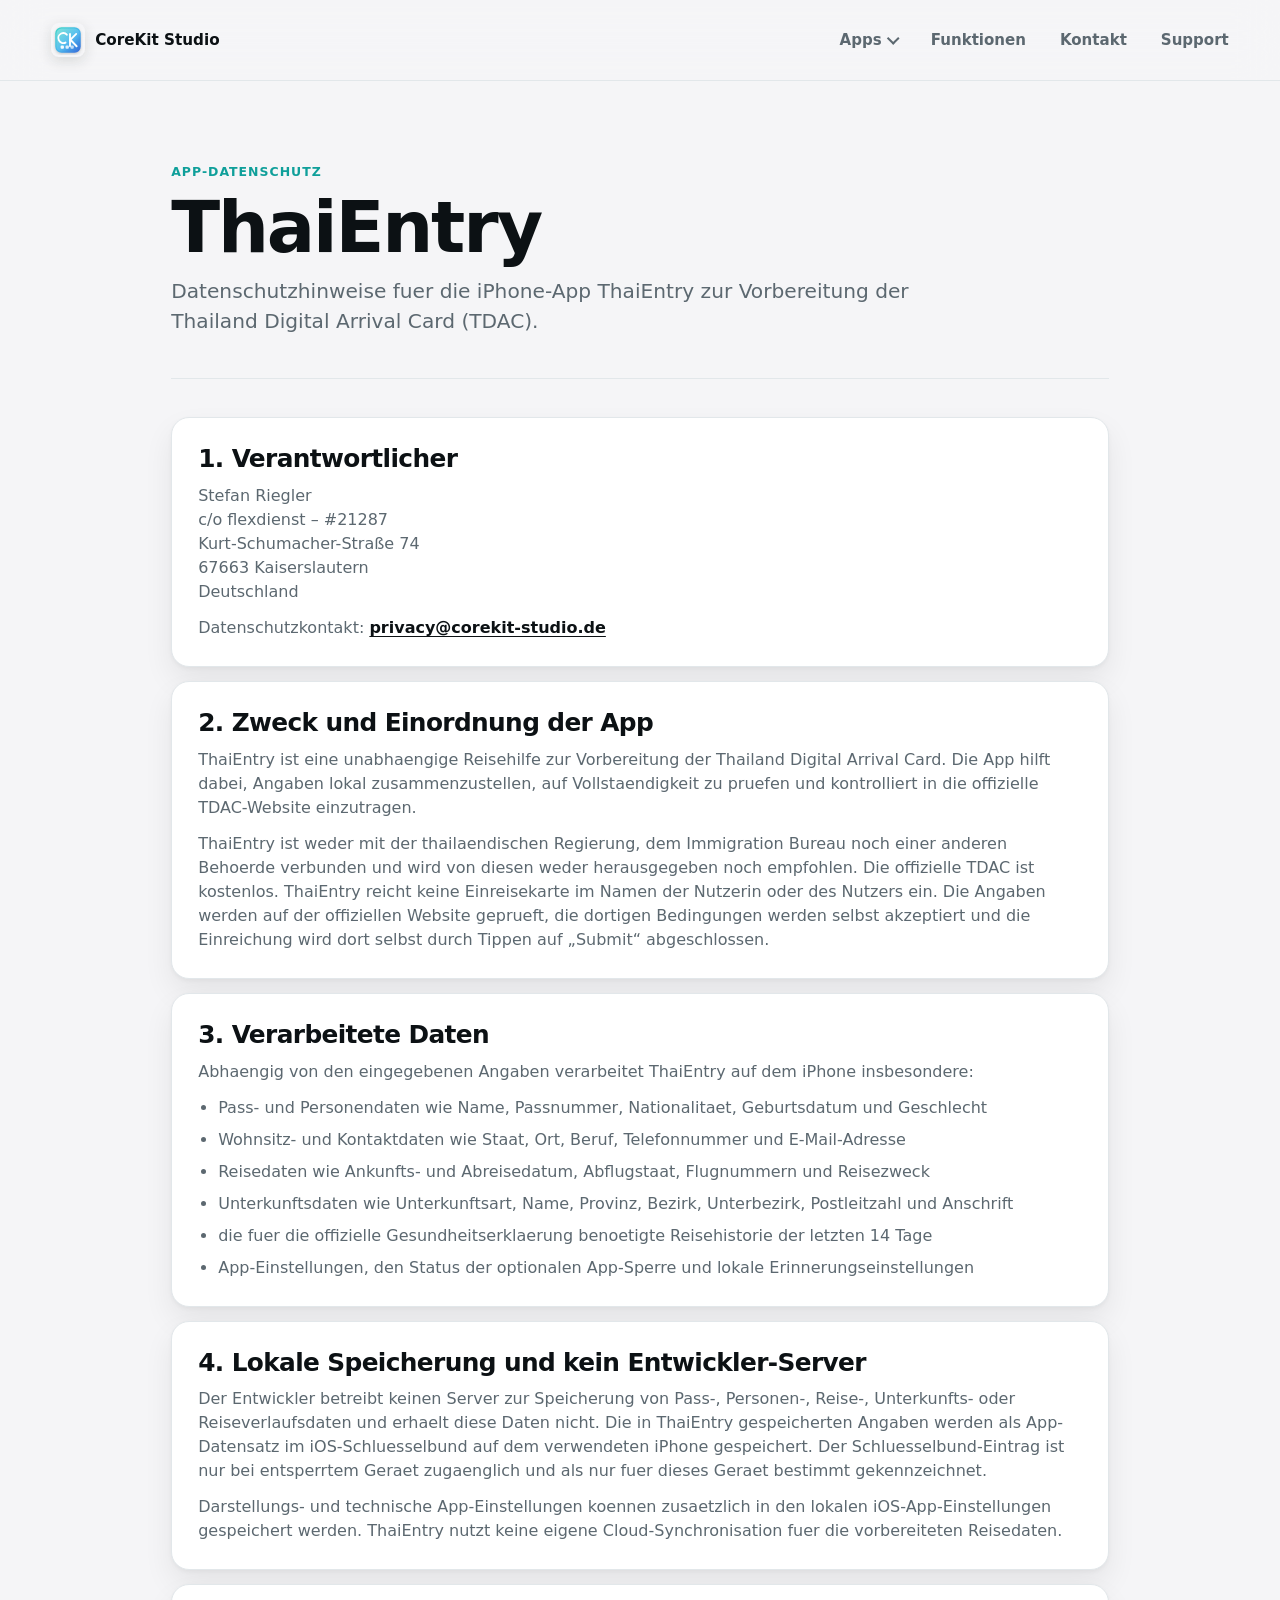
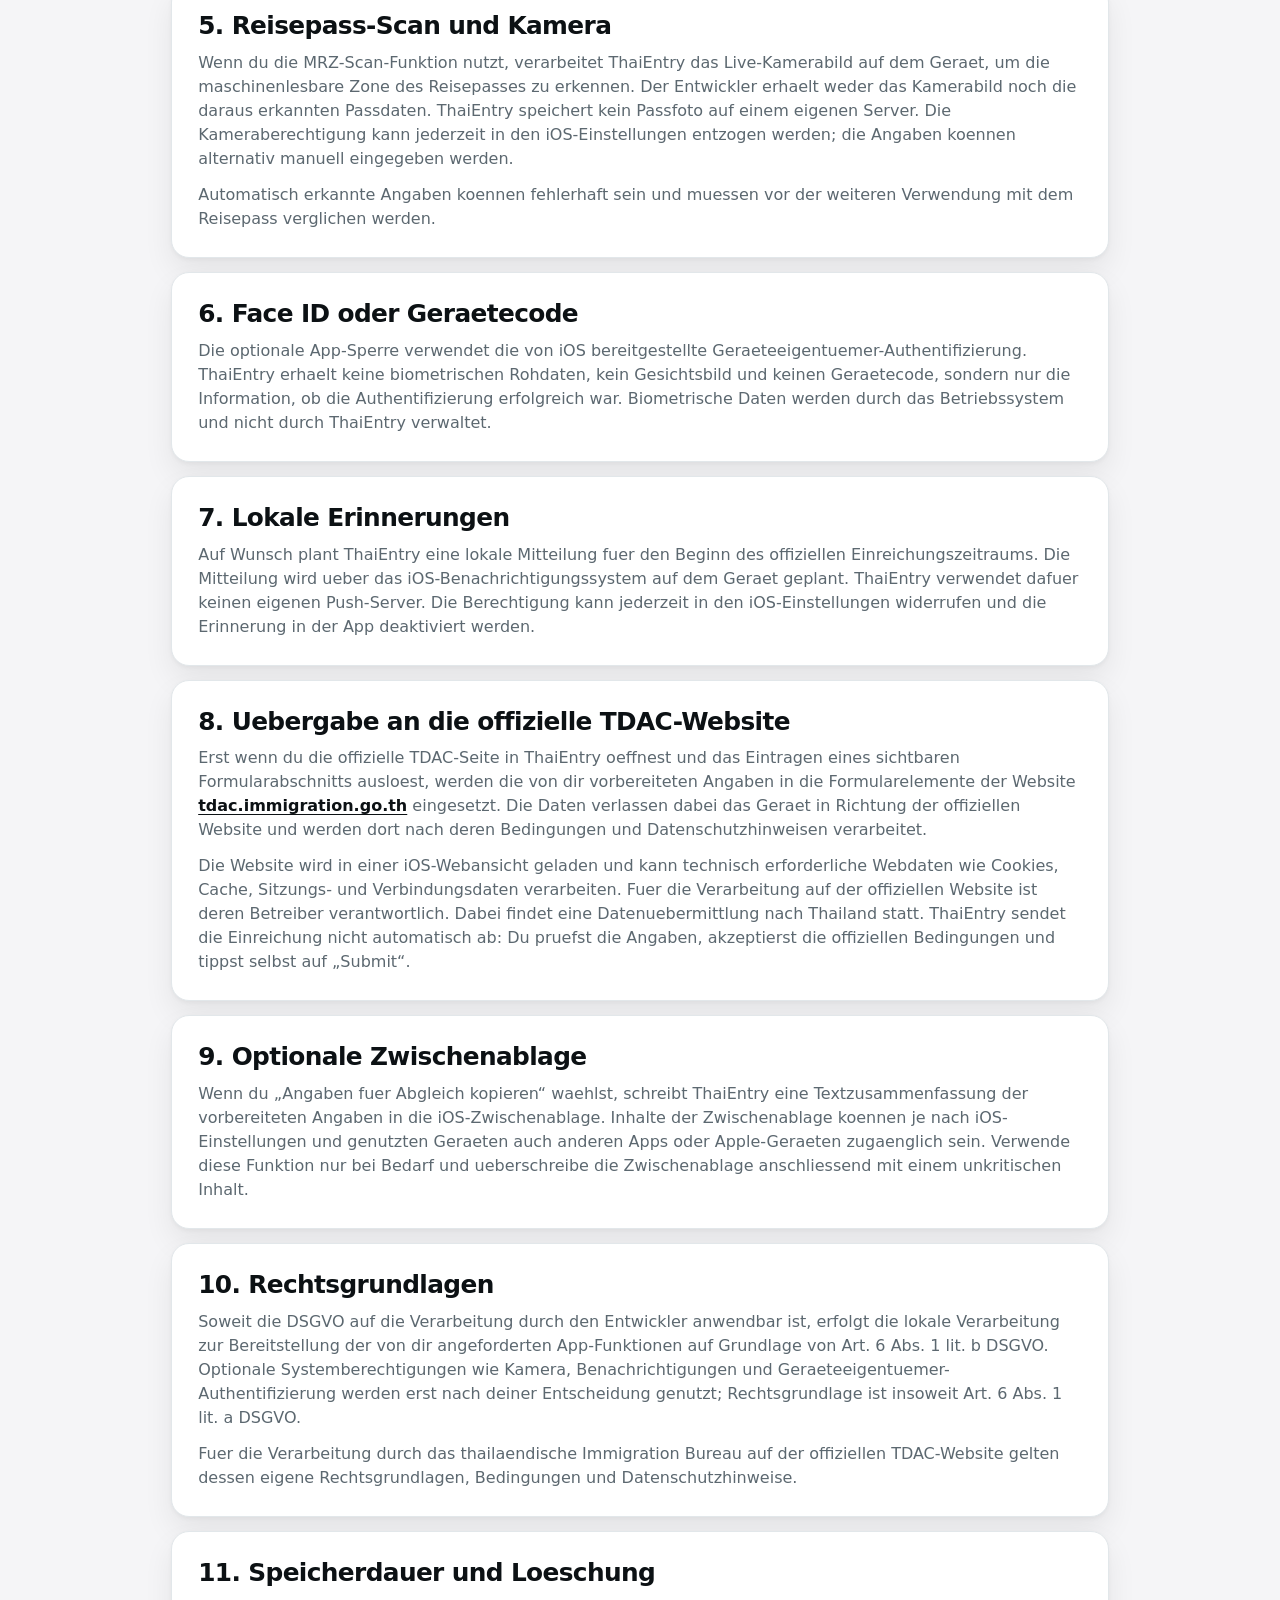
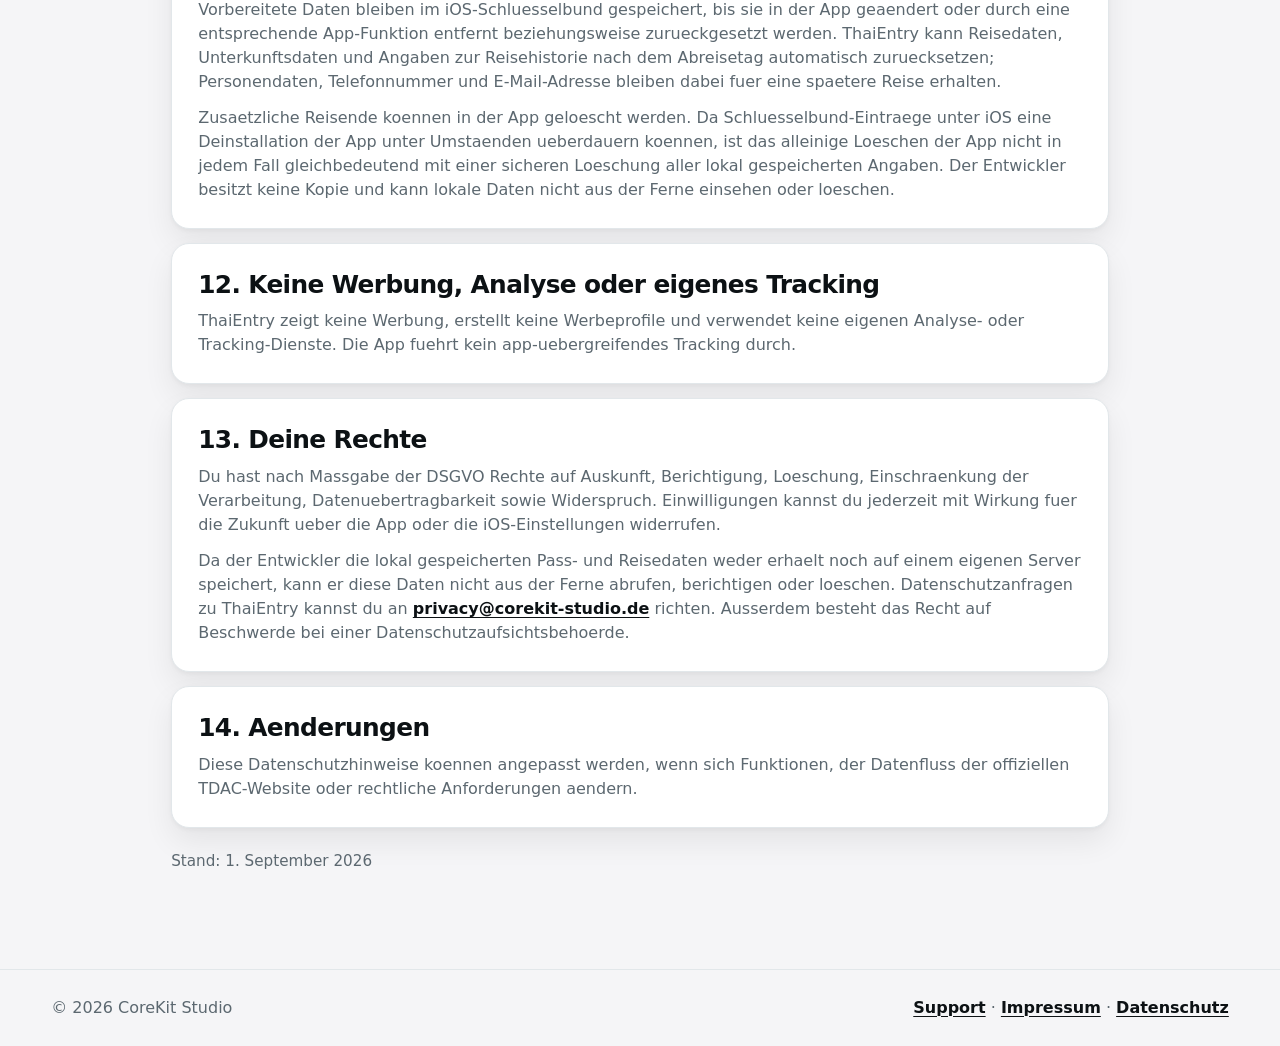
<file: datenschutz/thaientry.html>
<!doctype html>
<html lang="de">
  <head>
    <meta charset="utf-8">
    <meta name="viewport" content="width=device-width, initial-scale=1">
    <meta name="description" content="Datenschutzhinweise fuer die iPhone-App ThaiEntry von CoreKit Studio.">
    <title>Datenschutz ThaiEntry - CoreKit Studio</title>
    <link rel="canonical" href="https://corekit-studio.de/datenschutz/thaientry.html">
    <link rel="stylesheet" href="../styles.css?v=20260912-cleanup-1">
  </head>
  <body>
    <header class="site-header">
      <a class="brand" href="../index.html#top" aria-label="Startseite">
        <img class="brand-logo" src="../assets/corekit-logo.svg" alt="" width="34" height="34" aria-hidden="true">
        <span>CoreKit Studio</span>
      </a>
      <nav class="nav" aria-label="Hauptnavigation">
        <details class="nav-apps">
          <summary>Apps</summary>
          <div class="nav-apps-menu">
            <a href="../index.html#corsync">CorSync</a>
            <a href="../index.html#puretank">PureTank</a>
            <a href="../index.html#korb">Korb</a>
            <a href="../index.html#flexrente">FlexRente</a>
            <a href="../index.html#klarwetter">KlarWetter</a>
            <a href="../index.html#thaientry">ThaiEntry</a>
            <a href="../index.html#igelbert">Igelbert</a>
          </div>
        </details>
        <a href="../index.html#funktionen">Funktionen</a>
        <a href="../index.html#kontakt">Kontakt</a>
        <a href="../support.html">Support</a>
      </nav>
    </header>

    <main class="legal-page">
      <section class="legal-hero" aria-labelledby="privacy-title">
        <p class="section-kicker">App-Datenschutz</p>
        <h1 id="privacy-title">ThaiEntry</h1>
        <p class="lead">Datenschutzhinweise fuer die iPhone-App ThaiEntry zur Vorbereitung der Thailand Digital Arrival Card (TDAC).</p>
      </section>

      <section class="legal-content">
        <article class="legal-panel">
          <h2>1. Verantwortlicher</h2>
          <p>
            Stefan Riegler<br>
            c/o flexdienst – #21287<br>
            Kurt-Schumacher-Straße 74<br>
            67663 Kaiserslautern<br>
            Deutschland
          </p>
          <p>Datenschutzkontakt: <a href="mailto:privacy@corekit-studio.de">privacy@corekit-studio.de</a></p>
        </article>

        <article class="legal-panel">
          <h2>2. Zweck und Einordnung der App</h2>
          <p>
            ThaiEntry ist eine unabhaengige Reisehilfe zur Vorbereitung der Thailand Digital Arrival Card. Die App hilft dabei, Angaben lokal zusammenzustellen, auf Vollstaendigkeit zu pruefen und kontrolliert in die offizielle TDAC-Website einzutragen.
          </p>
          <p>
            ThaiEntry ist weder mit der thailaendischen Regierung, dem Immigration Bureau noch einer anderen Behoerde verbunden und wird von diesen weder herausgegeben noch empfohlen. Die offizielle TDAC ist kostenlos. ThaiEntry reicht keine Einreisekarte im Namen der Nutzerin oder des Nutzers ein. Die Angaben werden auf der offiziellen Website geprueft, die dortigen Bedingungen werden selbst akzeptiert und die Einreichung wird dort selbst durch Tippen auf „Submit“ abgeschlossen.
          </p>
        </article>

        <article class="legal-panel">
          <h2>3. Verarbeitete Daten</h2>
          <p>Abhaengig von den eingegebenen Angaben verarbeitet ThaiEntry auf dem iPhone insbesondere:</p>
          <ul class="legal-list">
            <li>Pass- und Personendaten wie Name, Passnummer, Nationalitaet, Geburtsdatum und Geschlecht</li>
            <li>Wohnsitz- und Kontaktdaten wie Staat, Ort, Beruf, Telefonnummer und E-Mail-Adresse</li>
            <li>Reisedaten wie Ankunfts- und Abreisedatum, Abflugstaat, Flugnummern und Reisezweck</li>
            <li>Unterkunftsdaten wie Unterkunftsart, Name, Provinz, Bezirk, Unterbezirk, Postleitzahl und Anschrift</li>
            <li>die fuer die offizielle Gesundheitserklaerung benoetigte Reisehistorie der letzten 14 Tage</li>
            <li>App-Einstellungen, den Status der optionalen App-Sperre und lokale Erinnerungseinstellungen</li>
          </ul>
        </article>

        <article class="legal-panel">
          <h2>4. Lokale Speicherung und kein Entwickler-Server</h2>
          <p>
            Der Entwickler betreibt keinen Server zur Speicherung von Pass-, Personen-, Reise-, Unterkunfts- oder Reiseverlaufsdaten und erhaelt diese Daten nicht. Die in ThaiEntry gespeicherten Angaben werden als App-Datensatz im iOS-Schluesselbund auf dem verwendeten iPhone gespeichert. Der Schluesselbund-Eintrag ist nur bei entsperrtem Geraet zugaenglich und als nur fuer dieses Geraet bestimmt gekennzeichnet.
          </p>
          <p>
            Darstellungs- und technische App-Einstellungen koennen zusaetzlich in den lokalen iOS-App-Einstellungen gespeichert werden. ThaiEntry nutzt keine eigene Cloud-Synchronisation fuer die vorbereiteten Reisedaten.
          </p>
        </article>

        <article class="legal-panel">
          <h2>5. Reisepass-Scan und Kamera</h2>
          <p>
            Wenn du die MRZ-Scan-Funktion nutzt, verarbeitet ThaiEntry das Live-Kamerabild auf dem Geraet, um die maschinenlesbare Zone des Reisepasses zu erkennen. Der Entwickler erhaelt weder das Kamerabild noch die daraus erkannten Passdaten. ThaiEntry speichert kein Passfoto auf einem eigenen Server. Die Kameraberechtigung kann jederzeit in den iOS-Einstellungen entzogen werden; die Angaben koennen alternativ manuell eingegeben werden.
          </p>
          <p>
            Automatisch erkannte Angaben koennen fehlerhaft sein und muessen vor der weiteren Verwendung mit dem Reisepass verglichen werden.
          </p>
        </article>

        <article class="legal-panel">
          <h2>6. Face ID oder Geraetecode</h2>
          <p>
            Die optionale App-Sperre verwendet die von iOS bereitgestellte Geraeteeigentuemer-Authentifizierung. ThaiEntry erhaelt keine biometrischen Rohdaten, kein Gesichtsbild und keinen Geraetecode, sondern nur die Information, ob die Authentifizierung erfolgreich war. Biometrische Daten werden durch das Betriebssystem und nicht durch ThaiEntry verwaltet.
          </p>
        </article>

        <article class="legal-panel">
          <h2>7. Lokale Erinnerungen</h2>
          <p>
            Auf Wunsch plant ThaiEntry eine lokale Mitteilung fuer den Beginn des offiziellen Einreichungszeitraums. Die Mitteilung wird ueber das iOS-Benachrichtigungssystem auf dem Geraet geplant. ThaiEntry verwendet dafuer keinen eigenen Push-Server. Die Berechtigung kann jederzeit in den iOS-Einstellungen widerrufen und die Erinnerung in der App deaktiviert werden.
          </p>
        </article>

        <article class="legal-panel">
          <h2>8. Uebergabe an die offizielle TDAC-Website</h2>
          <p>
            Erst wenn du die offizielle TDAC-Seite in ThaiEntry oeffnest und das Eintragen eines sichtbaren Formularabschnitts ausloest, werden die von dir vorbereiteten Angaben in die Formularelemente der Website <a href="https://tdac.immigration.go.th/" target="_blank" rel="noopener">tdac.immigration.go.th</a> eingesetzt. Die Daten verlassen dabei das Geraet in Richtung der offiziellen Website und werden dort nach deren Bedingungen und Datenschutzhinweisen verarbeitet.
          </p>
          <p>
            Die Website wird in einer iOS-Webansicht geladen und kann technisch erforderliche Webdaten wie Cookies, Cache, Sitzungs- und Verbindungsdaten verarbeiten. Fuer die Verarbeitung auf der offiziellen Website ist deren Betreiber verantwortlich. Dabei findet eine Datenuebermittlung nach Thailand statt. ThaiEntry sendet die Einreichung nicht automatisch ab: Du pruefst die Angaben, akzeptierst die offiziellen Bedingungen und tippst selbst auf „Submit“.
          </p>
        </article>

        <article class="legal-panel">
          <h2>9. Optionale Zwischenablage</h2>
          <p>
            Wenn du „Angaben fuer Abgleich kopieren“ waehlst, schreibt ThaiEntry eine Textzusammenfassung der vorbereiteten Angaben in die iOS-Zwischenablage. Inhalte der Zwischenablage koennen je nach iOS-Einstellungen und genutzten Geraeten auch anderen Apps oder Apple-Geraeten zugaenglich sein. Verwende diese Funktion nur bei Bedarf und ueberschreibe die Zwischenablage anschliessend mit einem unkritischen Inhalt.
          </p>
        </article>

        <article class="legal-panel">
          <h2>10. Rechtsgrundlagen</h2>
          <p>
            Soweit die DSGVO auf die Verarbeitung durch den Entwickler anwendbar ist, erfolgt die lokale Verarbeitung zur Bereitstellung der von dir angeforderten App-Funktionen auf Grundlage von Art. 6 Abs. 1 lit. b DSGVO. Optionale Systemberechtigungen wie Kamera, Benachrichtigungen und Geraeteeigentuemer-Authentifizierung werden erst nach deiner Entscheidung genutzt; Rechtsgrundlage ist insoweit Art. 6 Abs. 1 lit. a DSGVO.
          </p>
          <p>
            Fuer die Verarbeitung durch das thailaendische Immigration Bureau auf der offiziellen TDAC-Website gelten dessen eigene Rechtsgrundlagen, Bedingungen und Datenschutzhinweise.
          </p>
        </article>

        <article class="legal-panel">
          <h2>11. Speicherdauer und Loeschung</h2>
          <p>
            Vorbereitete Daten bleiben im iOS-Schluesselbund gespeichert, bis sie in der App geaendert oder durch eine entsprechende App-Funktion entfernt beziehungsweise zurueckgesetzt werden. ThaiEntry kann Reisedaten, Unterkunftsdaten und Angaben zur Reisehistorie nach dem Abreisetag automatisch zuruecksetzen; Personendaten, Telefonnummer und E-Mail-Adresse bleiben dabei fuer eine spaetere Reise erhalten.
          </p>
          <p>
            Zusaetzliche Reisende koennen in der App geloescht werden. Da Schluesselbund-Eintraege unter iOS eine Deinstallation der App unter Umstaenden ueberdauern koennen, ist das alleinige Loeschen der App nicht in jedem Fall gleichbedeutend mit einer sicheren Loeschung aller lokal gespeicherten Angaben. Der Entwickler besitzt keine Kopie und kann lokale Daten nicht aus der Ferne einsehen oder loeschen.
          </p>
        </article>

        <article class="legal-panel">
          <h2>12. Keine Werbung, Analyse oder eigenes Tracking</h2>
          <p>
            ThaiEntry zeigt keine Werbung, erstellt keine Werbeprofile und verwendet keine eigenen Analyse- oder Tracking-Dienste. Die App fuehrt kein app-uebergreifendes Tracking durch.
          </p>
        </article>

        <article class="legal-panel">
          <h2>13. Deine Rechte</h2>
          <p>
            Du hast nach Massgabe der DSGVO Rechte auf Auskunft, Berichtigung, Loeschung, Einschraenkung der Verarbeitung, Datenuebertragbarkeit sowie Widerspruch. Einwilligungen kannst du jederzeit mit Wirkung fuer die Zukunft ueber die App oder die iOS-Einstellungen widerrufen.
          </p>
          <p>
            Da der Entwickler die lokal gespeicherten Pass- und Reisedaten weder erhaelt noch auf einem eigenen Server speichert, kann er diese Daten nicht aus der Ferne abrufen, berichtigen oder loeschen. Datenschutzanfragen zu ThaiEntry kannst du an <a href="mailto:privacy@corekit-studio.de">privacy@corekit-studio.de</a> richten. Ausserdem besteht das Recht auf Beschwerde bei einer Datenschutzaufsichtsbehoerde.
          </p>
        </article>

        <article class="legal-panel">
          <h2>14. Aenderungen</h2>
          <p>
            Diese Datenschutzhinweise koennen angepasst werden, wenn sich Funktionen, der Datenfluss der offiziellen TDAC-Website oder rechtliche Anforderungen aendern.
          </p>
        </article>

        <p class="legal-updated">Stand: 1. September 2026</p>
      </section>
    </main>

    <footer class="footer">
      <span>© <span id="year">2026</span> CoreKit Studio</span>
      <span><a href="../support.html">Support</a> · <a href="../impressum.html">Impressum</a> · <a href="../datenschutz.html">Datenschutz</a></span>
    </footer>

    <script>
      document.getElementById("year").textContent = new Date().getFullYear();
      (function () {
        var d = document.querySelector(".nav-apps");
        if (!d) return;
        document.addEventListener("click", function (e) {
          if (d.open && !d.contains(e.target)) d.removeAttribute("open");
        });
        document.addEventListener("keydown", function (e) {
          if (e.key === "Escape" && d.open) d.removeAttribute("open");
        });
      })();
    </script>
  </body>
</html>
</file>
<file: styles.css>
:root {
  color-scheme: light dark;
  --ink: #0c1114;
  --muted: #5c6870;
  --line: #e2e7ea;
  --paper: #f5f5f7;
  --panel: #ffffff;
  --card: #ffffff;
  --teal: #0f9f9a;
  --blue: #3368c9;
  --green: #438753;
  --accent: #f0b44c;
  --brand: #0071e3;
  --focus: #0071e3;
  --header-bg: rgba(245, 245, 247, 0.72);
  --glass: rgba(255, 255, 255, 0.55);
  --glass-strong: rgba(250, 250, 252, 0.9);
  --shadow: 0 20px 70px rgba(23, 32, 38, 0.13);
  --shadow-card: 0 2px 4px rgba(12, 17, 20, 0.04), 0 14px 30px rgba(12, 17, 20, 0.07);
  --radius: 18px;
}

@media (prefers-color-scheme: dark) {
  :root {
    --ink: #f5f5f7;
    --muted: #9ea7ad;
    --line: #2a2f34;
    --paper: #000000;
    --panel: #1c1c1e;
    --card: #1c1c1e;
    --teal: #40c8c0;
    --blue: #6ea0e6;
    --accent: #f0b44c;
    --brand: #0a84ff;
    --focus: #0a84ff;
    --header-bg: rgba(0, 0, 0, 0.6);
    --glass: rgba(40, 40, 43, 0.55);
    --glass-strong: rgba(28, 28, 30, 0.92);
    --shadow: 0 20px 70px rgba(0, 0, 0, 0.55);
    --shadow-card: 0 2px 4px rgba(0, 0, 0, 0.3), 0 16px 34px rgba(0, 0, 0, 0.45);
  }
}

* {
  box-sizing: border-box;
}

html {
  scroll-behavior: smooth;
}

body {
  margin: 0;
  background: var(--paper);
  color: var(--ink);
  font-family: "SF Pro Display", "SF Pro Text", -apple-system, BlinkMacSystemFont, system-ui, "Segoe UI", Roboto, sans-serif;
  line-height: 1.5;
  text-rendering: optimizeLegibility;
  -webkit-font-smoothing: antialiased;
  -moz-osx-font-smoothing: grayscale;
}

a {
  color: inherit;
}

img {
  max-width: 100%;
}

:focus-visible {
  outline: 3px solid var(--focus);
  outline-offset: 3px;
}

.skip-link {
  position: fixed;
  left: 16px;
  top: 12px;
  z-index: 100;
  padding: 10px 14px;
  background: var(--brand);
  color: #fff;
  border-radius: 8px;
  font-weight: 800;
  text-decoration: none;
  transform: translateY(-160%);
  transition: transform 0.2s ease;
}

.skip-link:focus-visible {
  transform: translateY(0);
}

.site-header {
  position: sticky;
  top: 0;
  z-index: 10;
  display: flex;
  align-items: center;
  justify-content: space-between;
  flex-wrap: wrap;
  gap: 14px 24px;
  padding: 18px clamp(20px, 4vw, 56px);
  background: var(--header-bg);
  border-bottom: 1px solid var(--line);
  -webkit-backdrop-filter: saturate(180%) blur(20px);
  backdrop-filter: saturate(180%) blur(20px);
}

.brand {
  display: inline-flex;
  align-items: center;
  gap: 10px;
  min-height: 44px;
  color: var(--ink);
  font-size: 0.95rem;
  font-weight: 800;
  text-decoration: none;
  letter-spacing: 0;
}

.brand-mark,
.app-icon {
  display: grid;
  place-items: center;
  flex: 0 0 auto;
  color: #fff;
  font-weight: 800;
  box-shadow: inset 0 0 0 1px rgba(255, 255, 255, 0.34);
}

.brand-mark {
  width: 34px;
  height: 34px;
  border-radius: 8px;
  background: linear-gradient(135deg, var(--teal), var(--blue));
  font-size: 0.78rem;
}

.brand-logo {
  display: block;
  width: 34px;
  height: 34px;
  flex: 0 0 auto;
  border-radius: 8px;
  box-shadow: 0 4px 14px rgba(23, 32, 38, 0.14);
}

.nav {
  display: flex;
  flex-wrap: wrap;
  align-items: center;
  gap: 6px clamp(14px, 3vw, 34px);
  color: var(--muted);
  font-size: 0.94rem;
  font-weight: 700;
}

.nav a {
  display: inline-flex;
  align-items: center;
  min-height: 44px;
  white-space: nowrap;
  overflow-wrap: normal;
  text-decoration: none;
}

.nav a:hover,
.nav a:focus-visible {
  color: var(--ink);
}

.hero {
  display: grid;
  grid-template-columns: minmax(300px, 0.95fr) minmax(360px, 0.72fr);
  align-items: center;
  gap: clamp(28px, 5vw, 70px);
  width: min(100%, 1320px);
  margin: 0 auto;
  min-height: auto;
  padding: clamp(58px, 7vw, 96px) clamp(20px, 4vw, 56px) clamp(46px, 6vw, 74px);
}

.hero-copy {
  max-width: 650px;
}

.eyebrow,
.section-kicker,
.app-platform {
  margin: 0;
  color: var(--teal);
  font-size: 0.78rem;
  font-weight: 850;
  letter-spacing: 0.08em;
  text-transform: uppercase;
}

p,
a {
  overflow-wrap: anywhere;
}

h1,
h2,
h3 {
  overflow-wrap: normal;
}

h1 {
  margin: 14px 0 18px;
  max-width: 650px;
  font-size: clamp(3rem, 6vw, 5.1rem);
  line-height: 0.98;
  letter-spacing: -0.03em;
}

h2 {
  margin: 8px 0 0;
  font-size: clamp(2rem, 4.4vw, 4rem);
  line-height: 1.02;
  letter-spacing: -0.025em;
}

h3 {
  margin: 6px 0 8px;
  font-size: 1.22rem;
  letter-spacing: -0.015em;
}

.lead {
  max-width: 610px;
  margin: 0;
  color: var(--muted);
  font-size: clamp(1.04rem, 1.8vw, 1.26rem);
}

.hero-actions {
  display: flex;
  flex-wrap: wrap;
  gap: 12px;
  margin-top: 30px;
}

.button {
  display: inline-flex;
  align-items: center;
  justify-content: center;
  min-height: 46px;
  padding: 12px 24px;
  border-radius: 980px;
  font-weight: 700;
  letter-spacing: -0.01em;
  text-decoration: none;
  transition: transform 0.25s ease, background 0.25s ease, box-shadow 0.25s ease, opacity 0.25s ease;
}

.button:hover {
  transform: translateY(-2px);
}

.button:active {
  transform: translateY(0);
}

.button.primary {
  background: var(--brand);
  color: #fff;
  box-shadow: 0 8px 22px rgba(0, 113, 227, 0.28);
}

.button.primary:hover {
  box-shadow: 0 12px 28px rgba(0, 113, 227, 0.34);
}

.button.secondary {
  background: var(--glass);
  border: 1px solid var(--line);
  color: var(--ink);
  -webkit-backdrop-filter: blur(12px);
  backdrop-filter: blur(12px);
}

.disabled-button {
  color: var(--muted);
  cursor: default;
}

.button.compact {
  min-height: 42px;
  padding-inline: 16px;
}

.hero-visual {
  min-width: 0;
}

.hero-visual:not(.app-showcase) > img {
  display: block;
  width: 100%;
  aspect-ratio: 16 / 11;
  object-fit: cover;
  border-radius: 10px;
  box-shadow: var(--shadow);
}

.app-showcase {
  position: relative;
  display: flex;
  align-items: center;
  justify-content: center;
  gap: 12px;
  width: min(100%, 470px);
  min-height: 360px;
  margin-left: auto;
  padding: 0;
  overflow: visible;
}

.app-showcase .phone-shot,
.app-showcase .watch-shot,
.media-strip img {
  display: block;
  object-fit: cover;
  object-position: top center;
  background: #101116;
  border: 1px solid rgba(23, 32, 38, 0.18);
  border-radius: 22px;
  box-shadow: 0 18px 42px rgba(23, 32, 38, 0.14);
}

.app-showcase .phone-shot {
  width: 132px;
  max-width: 132px;
  flex: 0 0 132px;
  aspect-ratio: 1320 / 2868;
}

.app-showcase .primary-shot {
  order: 2;
  width: 164px;
  max-width: 164px;
  flex-basis: 164px;
  z-index: 3;
  transform: translateY(-8px);
}

.app-showcase img:nth-child(2) {
  order: 1;
  z-index: 2;
  transform: translateY(22px);
}

.app-showcase img:nth-child(3) {
  order: 3;
  z-index: 1;
  transform: translateY(12px);
}

.section {
  padding: clamp(50px, 7vw, 92px) clamp(20px, 4vw, 56px);
  scroll-margin-top: 92px;
}

.intro,
.contact-section,
.legal {
  display: grid;
  grid-template-columns: minmax(0, 0.8fr) minmax(280px, 1fr);
  gap: clamp(22px, 5vw, 64px);
  align-items: start;
  border-top: 1px solid var(--line);
}

.intro > p,
.contact-section p,
.legal p {
  margin: 0;
  color: var(--muted);
  font-size: 1.06rem;
}

.section-heading {
  display: flex;
  align-items: end;
  justify-content: space-between;
  gap: 20px;
  margin-bottom: 24px;
}

.product-layout {
  display: grid;
  grid-template-columns: minmax(280px, 0.75fr) minmax(0, 1.25fr);
  gap: clamp(24px, 5vw, 64px);
  align-items: center;
}

.product-copy {
  max-width: 620px;
}

.product-copy h3 {
  margin-top: 8px;
  font-size: clamp(1.8rem, 3vw, 3rem);
  line-height: 1.08;
}

.product-copy p {
  margin: 0;
  color: var(--muted);
  font-size: 1.07rem;
}

.quick-list {
  display: grid;
  gap: 10px;
  margin: 24px 0 0;
  padding: 0;
  list-style: none;
}

.quick-list li {
  position: relative;
  padding-left: 24px;
  color: var(--ink);
  font-weight: 720;
}

.quick-list li::before {
  position: absolute;
  left: 0;
  color: var(--teal);
  content: "✓";
}

.media-strip {
  display: grid;
  grid-template-columns: repeat(3, minmax(0, 1fr));
  gap: clamp(10px, 2vw, 18px);
  align-items: end;
}

.media-strip img {
  width: 100%;
  aspect-ratio: 1320 / 2868;
  border-radius: 28px;
  box-shadow: var(--shadow);
}

.media-strip img:nth-child(2) {
  margin-bottom: 34px;
}

.feature-section {
  border-top: 1px solid var(--line);
}

.feature-grid {
  display: grid;
  grid-template-columns: repeat(3, minmax(0, 1fr));
  gap: 14px;
}

.feature-grid article {
  min-height: 190px;
  padding: 24px;
  background: var(--card);
  border: 1px solid var(--line);
  border-radius: var(--radius);
  box-shadow: var(--shadow-card);
  transition: transform 0.3s ease, box-shadow 0.3s ease;
}

.feature-grid article:hover {
  transform: translateY(-4px);
  box-shadow: 0 2px 6px rgba(12, 17, 20, 0.05), 0 22px 44px rgba(12, 17, 20, 0.1);
}

.feature-grid p {
  margin: 0;
  color: var(--muted);
}

.medical-note {
  margin: 22px 0 0;
  padding: 18px;
  color: var(--muted);
  background: var(--card);
  border: 1px solid var(--line);
  border-left: 4px solid var(--accent);
  border-radius: var(--radius);
}

.app-grid {
  display: grid;
  grid-template-columns: repeat(3, minmax(0, 1fr));
  gap: 16px;
}

.app-card {
  display: grid;
  grid-template-rows: auto 1fr auto;
  gap: 18px;
  min-height: 320px;
  padding: 24px;
  background: var(--card);
  border: 1px solid var(--line);
  border-radius: var(--radius);
  box-shadow: var(--shadow-card);
}

.app-card p {
  margin: 0;
  color: var(--muted);
}

.app-card a {
  align-self: end;
  width: fit-content;
  color: var(--ink);
  font-weight: 850;
  text-decoration-thickness: 2px;
  text-underline-offset: 4px;
}

.app-icon {
  width: 58px;
  height: 58px;
  border-radius: 14px;
  font-size: 1rem;
}

.app-icon.teal {
  background: linear-gradient(135deg, #16a8a1, #27656d);
}

.app-icon.blue {
  background: linear-gradient(135deg, #3368c9, #65a0d8);
}

.app-icon.green {
  background: linear-gradient(135deg, #438753, #c5a24d);
}

.contact-list {
  display: grid;
  gap: 12px;
}

.contact-list a {
  display: grid;
  gap: 4px;
  padding: 20px;
  background: var(--card);
  border: 1px solid var(--line);
  border-radius: var(--radius);
  box-shadow: var(--shadow-card);
  color: var(--ink);
  font-size: 1.02rem;
  font-weight: 700;
  text-decoration: none;
  transition: transform 0.3s ease, box-shadow 0.3s ease;
}

.contact-list a:hover {
  transform: translateY(-4px);
  box-shadow: 0 2px 6px rgba(12, 17, 20, 0.05), 0 22px 44px rgba(12, 17, 20, 0.1);
}

.contact-list span {
  color: var(--muted);
  font-size: 0.8rem;
  font-weight: 800;
  text-transform: uppercase;
  letter-spacing: 0.08em;
}

.legal-grid {
  display: grid;
  grid-template-columns: repeat(2, minmax(0, 1fr));
  gap: 14px;
}

.legal-grid article {
  padding: 24px;
  background: var(--card);
  border: 1px solid var(--line);
  border-radius: var(--radius);
  box-shadow: var(--shadow-card);
}

.legal-grid h3 {
  margin-top: 0;
}

.legal-grid p + p,
.legal-grid p + a {
  margin-top: 14px;
}

.text-link {
  display: inline-flex;
  color: var(--ink);
  font-weight: 850;
  text-decoration-thickness: 2px;
  text-underline-offset: 4px;
}

.footer {
  display: flex;
  justify-content: space-between;
  gap: 18px;
  padding: 26px clamp(20px, 4vw, 56px);
  color: var(--muted);
  border-top: 1px solid var(--line);
}

.footer a {
  color: var(--ink);
  font-weight: 750;
  text-decoration-thickness: 1px;
  text-underline-offset: 3px;
}

.app-detail + .app-detail {
  border-top: 1px solid var(--line);
}

.media-strip.four-up {
  grid-template-columns: repeat(4, minmax(0, 1fr));
}

.media-strip.four-up img:nth-child(2) {
  margin-bottom: 28px;
}

.media-strip.four-up img:nth-child(3) {
  margin-bottom: 56px;
}

.media-strip.four-up img:nth-child(4) {
  margin-bottom: 14px;
}

.media-strip.mixed-device {
  align-items: center;
}

.media-strip.mixed-device .watch-media {
  align-self: center;
  aspect-ratio: 422 / 514;
  object-fit: cover;
  background: #000;
  border-radius: 34px;
}

.note-grid {
  display: grid;
  grid-template-columns: repeat(4, minmax(0, 1fr));
  gap: 14px;
  margin-top: 22px;
}

.note-grid .medical-note {
  margin: 0;
}

.legal-page {
  width: min(100%, 1040px);
  margin: 0 auto;
  padding: clamp(44px, 7vw, 82px) clamp(20px, 4vw, 56px) clamp(58px, 8vw, 96px);
}

.legal-page .legal-hero {
  padding-bottom: clamp(24px, 4vw, 42px);
  border-bottom: 1px solid var(--line);
}

.legal-page h1 {
  max-width: 820px;
  margin: 10px 0 14px;
  font-size: clamp(2.4rem, 5.6vw, 4.6rem);
}

.legal-page .lead {
  max-width: 760px;
}

.legal-content {
  display: grid;
  gap: 14px;
  padding-top: clamp(24px, 4vw, 38px);
}

.legal-panel {
  padding: clamp(18px, 3vw, 26px);
  background: var(--card);
  border: 1px solid var(--line);
  border-radius: var(--radius);
  box-shadow: var(--shadow-card);
}

.legal-panel h2 {
  margin: 0 0 10px;
  font-size: clamp(1.25rem, 2vw, 1.55rem);
  line-height: 1.2;
}

.legal-panel p {
  margin: 0;
  color: var(--muted);
}

.legal-panel p + p,
.legal-panel p + ul,
.legal-panel ul + p {
  margin-top: 12px;
}

.legal-list {
  display: grid;
  gap: 8px;
  margin: 0;
  padding-left: 20px;
  color: var(--muted);
}

.legal-panel a,
.legal-content a {
  color: var(--ink);
  font-weight: 760;
  text-underline-offset: 3px;
}

.legal-updated {
  margin: 8px 0 0;
  color: var(--muted);
  font-size: 0.95rem;
}

@media (prefers-reduced-motion: reduce) {
  *,
  *::before,
  *::after {
    scroll-behavior: auto !important;
    transition-duration: 0.01ms !important;
    animation-duration: 0.01ms !important;
    animation-iteration-count: 1 !important;
  }
}

@media (max-width: 1100px) {
  .note-grid {
    grid-template-columns: repeat(2, minmax(0, 1fr));
  }
}

@media (max-width: 900px) {
  .hero,
  .intro,
  .contact-section,
  .legal,
  .product-layout {
    grid-template-columns: 1fr;
  }

  .hero {
    min-height: auto;
  }

  .hero-visual {
    order: -1;
  }

  .app-showcase {
    min-height: auto;
    margin-inline: auto;
    padding-block: 16px 30px;
  }

  .app-grid,
  .feature-grid,
  .legal-grid,
  .note-grid {
    grid-template-columns: 1fr;
  }

  .media-strip.four-up {
    grid-template-columns: repeat(2, minmax(0, 1fr));
  }
}

@media (max-width: 640px) {
  .site-header {
    position: static;
    align-items: flex-start;
    flex-direction: column;
  }

  .nav {
    width: 100%;
    flex-wrap: wrap;
    justify-content: flex-start;
    row-gap: 10px;
  }

  .nav a {
    min-height: 44px;
  }

  .hero-actions,
  .button {
    width: 100%;
  }

  .app-showcase {
    justify-content: flex-start;
    gap: 12px;
    overflow-x: auto;
    padding: 8px 2px 36px;
    scroll-snap-type: x mandatory;
    -webkit-overflow-scrolling: touch;
  }

  .app-showcase .phone-shot {
    width: 190px;
    max-width: 190px;
    flex: 0 0 190px;
    scroll-snap-align: center;
    transform: none;
  }

  .app-showcase .primary-shot,
  .app-showcase img:nth-child(2),
  .app-showcase img:nth-child(3) {
    transform: none;
  }

  .section-heading {
    align-items: stretch;
    flex-direction: column;
  }

  .media-strip {
    grid-template-columns: 1fr 1fr;
  }

  .media-strip img:nth-child(2),
  .media-strip.four-up img:nth-child(2),
  .media-strip.four-up img:nth-child(3),
  .media-strip.four-up img:nth-child(4) {
    margin-bottom: 0;
  }

  .media-strip img:nth-child(3) {
    grid-column: 1 / -1;
    justify-self: center;
    max-width: 52%;
  }

  .media-strip.four-up img:nth-child(3) {
    grid-column: auto;
    max-width: none;
  }

  .media-strip.mixed-device .watch-media {
    justify-self: center;
    max-width: 72%;
  }

  .footer {
    flex-direction: column;
  }
}

/* App focus and screenshot normalization */
.app-showcase {
  display: grid;
  grid-template-columns: repeat(5, minmax(0, 1fr));
  align-items: center;
  justify-items: center;
  gap: clamp(8px, 1.3vw, 14px);
  width: min(100%, 690px);
  min-height: 330px;
  margin-left: auto;
  padding: 12px;
  overflow: visible;
}

.app-showcase .phone-shot,
.app-showcase .primary-shot {
  width: 100%;
  max-width: 128px;
  flex: initial;
  order: initial;
  z-index: auto;
  transform: none;
  border-radius: 14px;
}

.app-showcase img:nth-child(2),
.app-showcase img:nth-child(3) {
  order: initial;
  z-index: auto;
  transform: none;
}

.product-layout .media-strip,
.product-layout .media-strip.four-up,
.product-layout .media-strip.mixed-device {
  grid-template-columns: repeat(3, minmax(0, 1fr));
  align-items: end;
  justify-items: center;
}

.product-layout .media-strip img,
.product-layout .media-strip img:nth-child(2),
.product-layout .media-strip.four-up img:nth-child(2),
.product-layout .media-strip.four-up img:nth-child(3),
.product-layout .media-strip.four-up img:nth-child(4) {
  width: min(100%, 220px);
  max-width: 220px;
  aspect-ratio: 1320 / 2868;
  height: auto;
  margin-bottom: 0;
  object-fit: cover;
  object-position: top center;
}

#puretank .media-strip img:nth-child(n + 4),
#korb .media-strip img:nth-child(n + 4),
#korb .watch-media {
  display: none;
}

/* FlexRente detail screenshots are raw iPhone captures; keep their device edge here only. */
#flexrente .media-strip img {
  object-fit: cover;
  object-position: top center;
  background-color: #101116;
  background-size: cover;
  background-repeat: no-repeat;
  border: 1.5px solid #101116;
  border-radius: 29px;
  box-shadow: 0 18px 42px rgba(23, 32, 38, 0.14);
  filter: none;
}

@media (max-width: 900px) {
  .app-showcase {
    width: min(100%, 560px);
    margin-inline: auto;
    min-height: auto;
  }

  .product-layout .media-strip,
  .product-layout .media-strip.four-up,
  .product-layout .media-strip.mixed-device {
    grid-template-columns: repeat(3, minmax(0, 1fr));
  }
}

@media (max-width: 640px) {
  .app-showcase {
    display: grid;
    grid-template-columns: repeat(2, minmax(0, 1fr));
    justify-content: center;
    justify-items: center;
    gap: 12px;
    overflow: visible;
    padding: 8px 2px 28px;
  }

  .app-showcase .phone-shot,
  .app-showcase .primary-shot,
  .app-showcase::after {
    width: 100%;
    max-width: 150px;
    flex: initial;
    scroll-snap-align: initial;
    transform: none;
  }

  .app-showcase img:nth-child(2),
  .app-showcase img:nth-child(3) {
    transform: none;
  }

  .product-layout .media-strip,
  .product-layout .media-strip.four-up,
  .product-layout .media-strip.mixed-device {
    grid-template-columns: repeat(3, minmax(0, 1fr));
    gap: 10px;
  }

  .product-layout .media-strip img,
  .product-layout .media-strip img:nth-child(3),
  .product-layout .media-strip.four-up img:nth-child(3) {
    grid-column: auto;
    width: 100%;
    max-width: 150px;
  }
}

/* Hero-Reihe: Feinabstimmung */
.app-showcase {
  grid-template-columns: repeat(6, minmax(0, 1fr));
  width: min(100%, 820px);
  gap: clamp(7px, 1.1vw, 12px);
}

.app-showcase::after {
  order: 5;
}

.app-showcase .phone-shot,
.app-showcase .primary-shot,
.app-showcase::after {
  max-width: 118px;
}

@media (max-width: 640px) {
  .app-showcase {
    grid-template-columns: repeat(2, minmax(0, 1fr));
    width: min(100%, 560px);
    gap: 12px;
  }

  .app-showcase .phone-shot,
  .app-showcase .primary-shot,
  .app-showcase::after,
  .app-showcase::before {
    max-width: 150px;
  }

  .app-showcase::before {
    width: 100%;
  }

  .app-showcase::after {
    order: 6;
  }
}

/* Dezenter 3D-Effekt mit Tiefe für App-Screenshots */
.app-showcase {
  perspective: 1800px;
}

.app-showcase .phone-shot,
.app-showcase::before,
.app-showcase::after {
  transform: rotateY(-9deg) rotateX(3deg);
  transform-origin: center;
  box-shadow:
    -12px 20px 34px rgba(23, 32, 38, 0.22),
    -4px 8px 14px rgba(23, 32, 38, 0.14);
  transition: transform 0.45s ease, box-shadow 0.45s ease;
  will-change: transform;
}

.app-showcase .phone-shot:hover,
.app-showcase:hover::before,
.app-showcase:hover::after {
  transform: rotateY(0deg) rotateX(0deg) translateY(-6px);
  box-shadow:
    -8px 26px 44px rgba(23, 32, 38, 0.26),
    -2px 10px 18px rgba(23, 32, 38, 0.16);
}

/* Detail-Screenshots: aufrecht, aber mit Tiefe und leichtem Anheben */
.product-layout .media-strip img {
  box-shadow:
    0 18px 34px rgba(23, 32, 38, 0.18),
    0 6px 12px rgba(23, 32, 38, 0.12);
  transition: transform 0.35s ease, box-shadow 0.35s ease;
}

.product-layout .media-strip img:hover {
  transform: translateY(-6px) scale(1.02);
}

/* Auf schmalen Geräten keine statische Neigung (verhindert Abschneiden) */
@media (max-width: 640px) {
  .app-showcase .phone-shot,
  .app-showcase::before,
  .app-showcase::after {
    transform: none;
  }
}

@media (prefers-reduced-motion: reduce) {
  .app-showcase .phone-shot,
  .app-showcase::before,
  .app-showcase::after,
  .product-layout .media-strip img {
    transform: none;
  }
}

/* Sanfte Scroll-Einblendungen (Apple-like) */
@media (prefers-reduced-motion: no-preference) {
  .reveal {
    opacity: 0;
    transform: translateY(28px);
    transition:
      opacity 0.8s cubic-bezier(0.16, 0.84, 0.44, 1),
      transform 0.8s cubic-bezier(0.16, 0.84, 0.44, 1);
    transition-delay: var(--reveal-delay, 0s);
  }

  .reveal.is-visible {
    opacity: 1;
    transform: none;
  }
}

/* Safe-Area-Insets für randlose iPhones (Notch/Dynamic Island im Querformat) */
@supports (padding: max(0px)) {
  .site-header,
  .hero,
  .section,
  .footer,
  .legal-page {
    padding-left: max(clamp(20px, 4vw, 56px), env(safe-area-inset-left));
    padding-right: max(clamp(20px, 4vw, 56px), env(safe-area-inset-right));
  }
}

/* ============================================================
   Skalierbar: Apps-Menü + mitwachsende Hero-Reihe
   (überschreibt die früheren, fest verdrahteten App-Showcase-Regeln)
   ============================================================ */

/* Apps-Aufklappmenü im Header */
.nav-apps {
  position: relative;
}

.nav-apps > summary {
  display: inline-flex;
  align-items: center;
  gap: 6px;
  min-height: 44px;
  list-style: none;
  cursor: pointer;
  white-space: nowrap;
  color: var(--muted);
  font-weight: 700;
}

.nav-apps > summary::-webkit-details-marker {
  display: none;
}

.nav-apps > summary::after {
  content: "";
  width: 7px;
  height: 7px;
  border-right: 2px solid currentColor;
  border-bottom: 2px solid currentColor;
  transform: rotate(45deg) translate(-1px, -2px);
  transition: transform 0.25s ease;
}

.nav-apps[open] > summary::after {
  transform: rotate(-135deg) translate(-1px, -1px);
}

.nav-apps > summary:hover,
.nav-apps[open] > summary {
  color: var(--ink);
}

.nav-apps > summary:focus-visible {
  outline: 3px solid var(--focus);
  outline-offset: 3px;
  border-radius: 6px;
}

.nav-apps-menu {
  display: grid;
}

.nav-apps-menu a {
  color: var(--muted);
  font-weight: 700;
}

.nav-apps-menu a:hover {
  color: var(--ink);
}

@media (min-width: 641px) {
  .nav-apps-menu {
    position: absolute;
    top: calc(100% + 12px);
    left: 0;
    gap: 2px;
    min-width: 210px;
    padding: 8px;
    background: var(--glass-strong);
    border: 1px solid var(--line);
    border-radius: 16px;
    box-shadow: var(--shadow-card);
    -webkit-backdrop-filter: saturate(180%) blur(20px);
    backdrop-filter: saturate(180%) blur(20px);
    z-index: 30;
  }

  .nav-apps-menu a {
    min-height: 40px;
    padding: 8px 12px;
    border-radius: 10px;
    white-space: nowrap;
  }

  .nav-apps-menu a:hover {
    background: rgba(120, 120, 128, 0.16);
  }
}

@media (max-width: 640px) {
  .nav-apps {
    width: 100%;
  }

  .nav-apps-menu {
    grid-template-columns: repeat(2, minmax(0, 1fr));
    gap: 2px 20px;
    padding: 4px 0 2px 2px;
  }
}

/* Mitwachsende Hero-Screenshot-Reihe: eine neue App = ein Bild mehr */
.app-showcase {
  display: flex;
  flex-wrap: wrap;
  align-items: center;
  justify-content: center;
  gap: clamp(8px, 1.3vw, 15px);
  width: min(100%, 900px);
  min-height: 0;
  margin-left: auto;
  padding: 14px 6px;
}

.app-showcase::before,
.app-showcase::after {
  content: none !important;
  display: none !important;
}

.app-showcase .phone-shot {
  width: clamp(86px, 11vw, 110px);
  max-width: 110px;
  flex: 0 0 auto;
  aspect-ratio: 1320 / 2868;
  border-radius: 16px;
}
</file>
